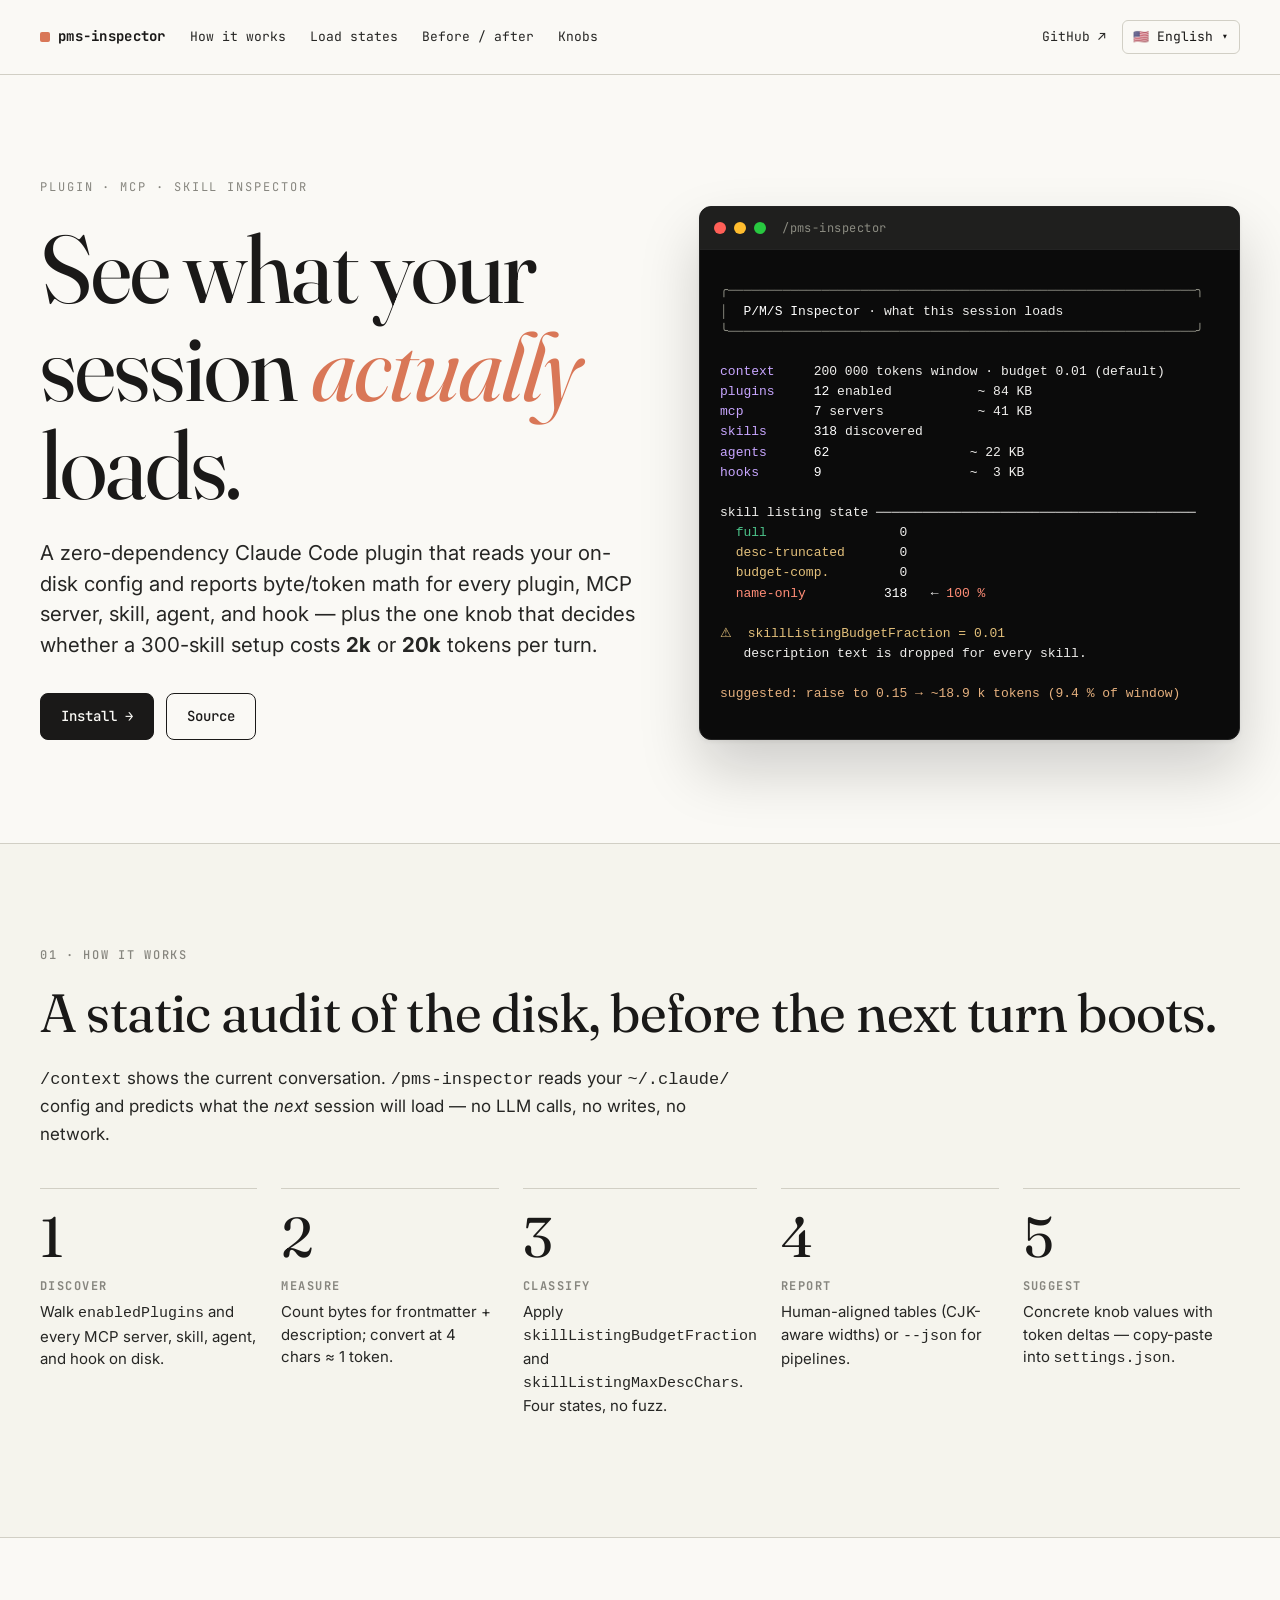
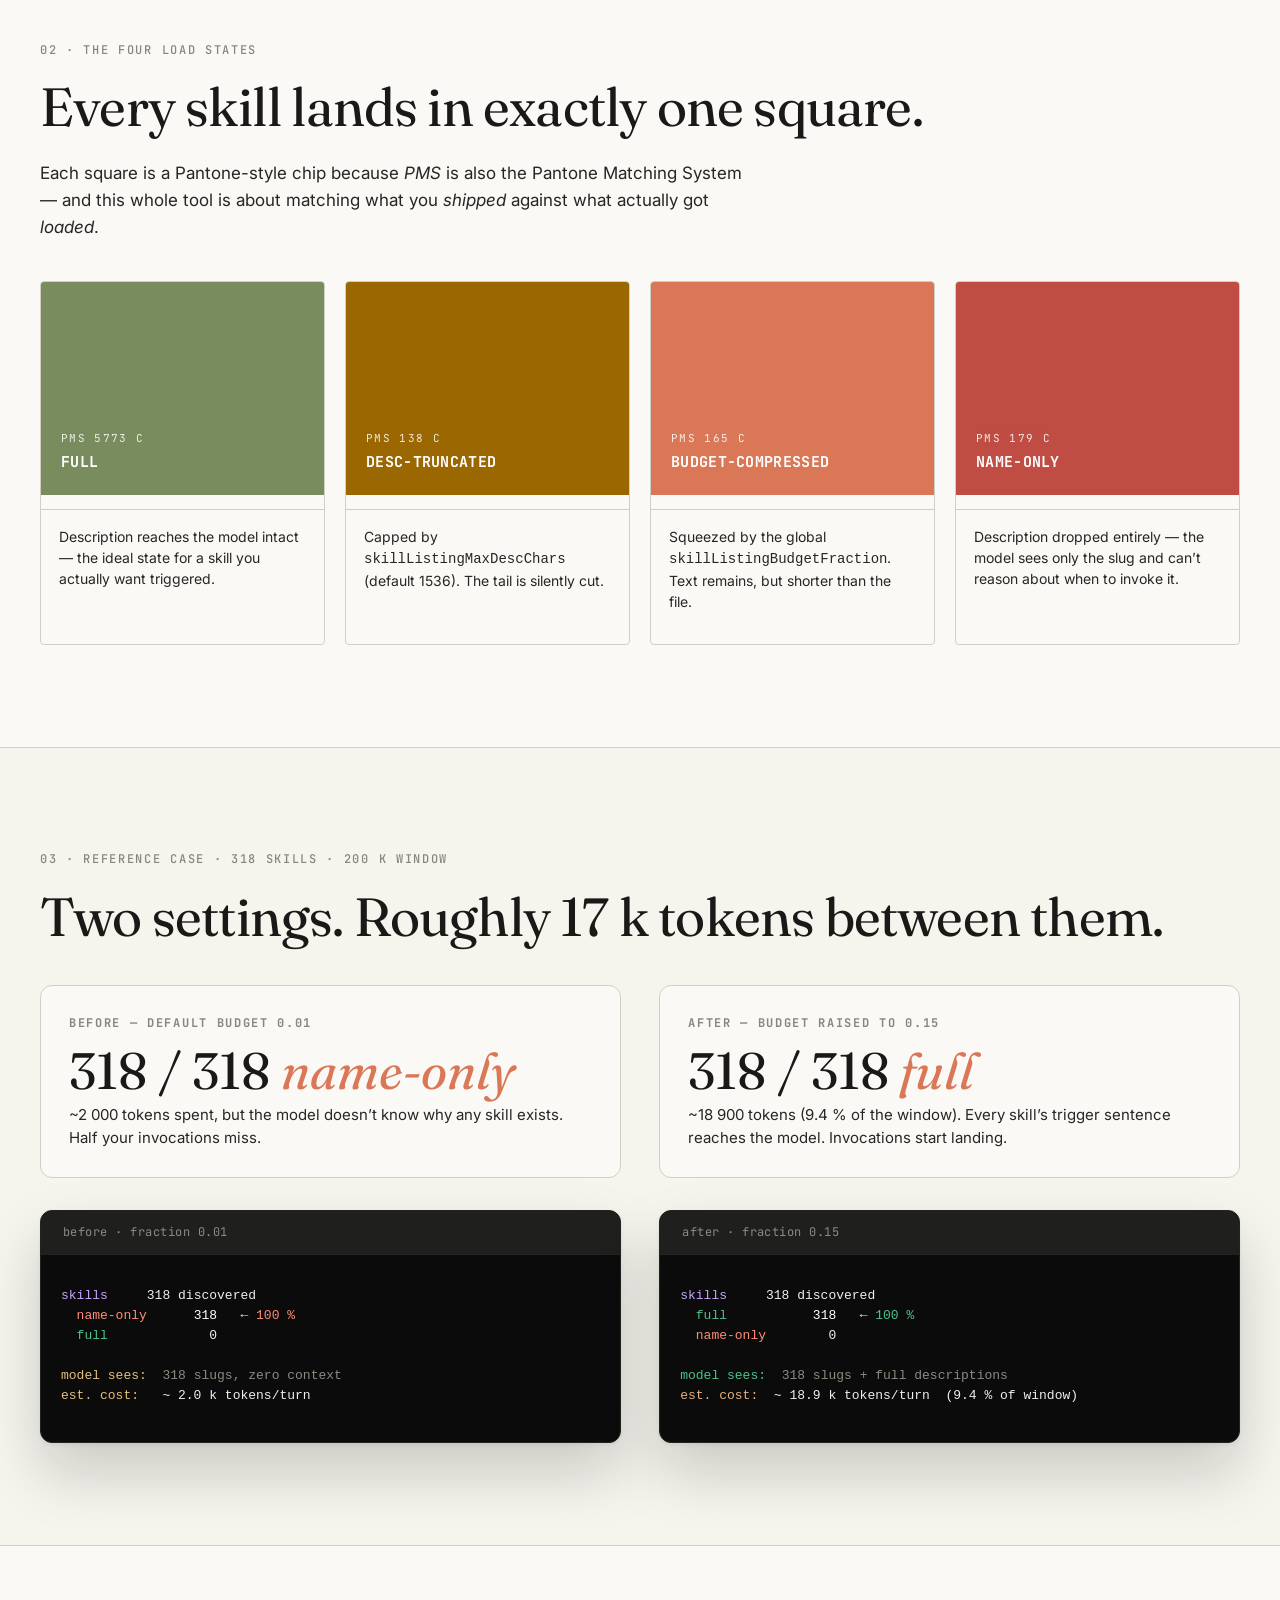
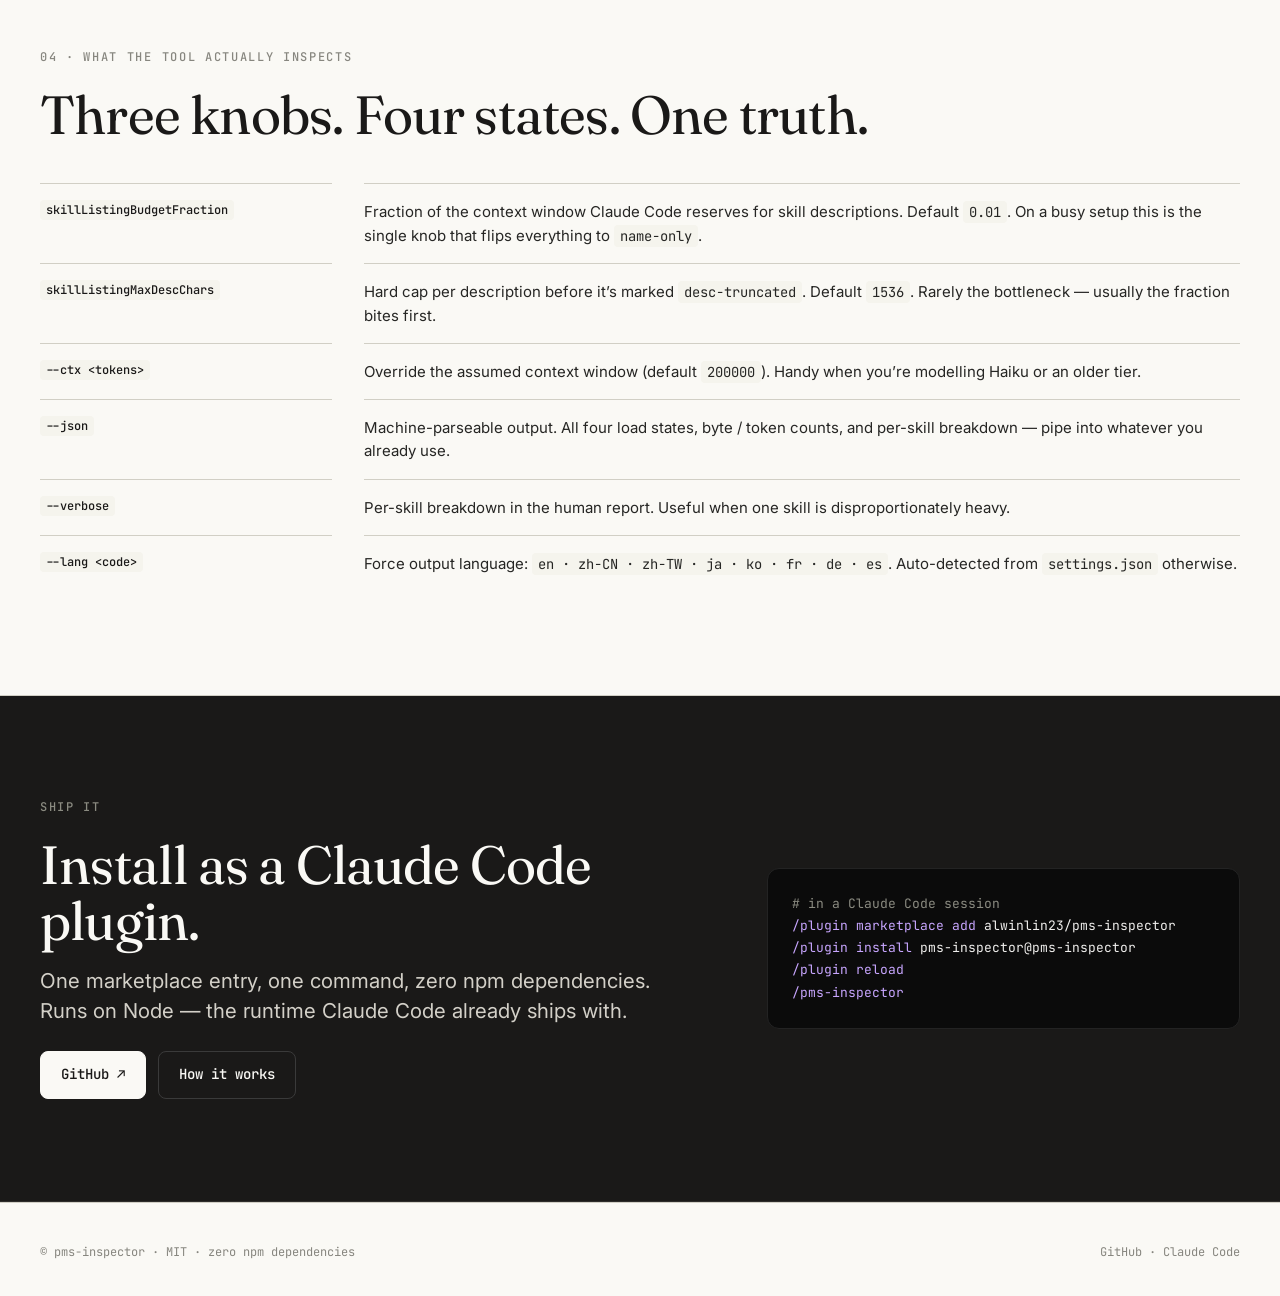
<file: docs/index.html>
<!DOCTYPE html>
<!--
  docs/_template.html — single HTML master for 8 localized pages.
  Rendered by docs/_build.mjs from docs/_i18n.json.
  DO NOT edit the generated docs/{index,zh-CN,zh-TW,ja,ko,fr,de,es}.html by hand;
  edit this template or _i18n.json and re-run `node docs/_build.mjs`.

  Placeholder syntax (double-braces, shown here with a zero-width space so the
  build renderer does not mistake this comment for a real placeholder):
    ​{​{key​}​}          → i18n[lang][key]   (raw HTML value; renderer does not escape)
    ​{​{a.b.c​}​}        → dot-path lookup
    ​{​{langDropdown​}​} → pre-rendered 8-item language menu (current language marked)
-->
<html lang="en">
<head>
<meta charset="UTF-8">
<meta name="viewport" content="width=device-width, initial-scale=1.0">
<title>pms-inspector — See what your Claude Code session actually loads</title>
<meta name="description" content="Zero-dependency Claude Code plugin that audits the system prompt: plugins, MCP servers, skills, agents, hooks — with byte/token math and one-click tuning.">
<meta property="og:title" content="pms-inspector — See what your Claude Code session actually loads">
<meta property="og:description" content="Zero-dependency Claude Code plugin that audits the system prompt with byte/token math and one-click tuning.">
<meta property="og:type" content="website">
<meta property="og:url" content="https://alwinlin23.github.io/pms-inspector/">
<link rel="canonical" href="https://alwinlin23.github.io/pms-inspector/">
<link rel="alternate" hreflang="en" href="https://alwinlin23.github.io/pms-inspector/">
<link rel="alternate" hreflang="zh-CN" href="https://alwinlin23.github.io/pms-inspector/zh-CN.html">
<link rel="alternate" hreflang="zh-TW" href="https://alwinlin23.github.io/pms-inspector/zh-TW.html">
<link rel="alternate" hreflang="ja" href="https://alwinlin23.github.io/pms-inspector/ja.html">
<link rel="alternate" hreflang="ko" href="https://alwinlin23.github.io/pms-inspector/ko.html">
<link rel="alternate" hreflang="fr" href="https://alwinlin23.github.io/pms-inspector/fr.html">
<link rel="alternate" hreflang="de" href="https://alwinlin23.github.io/pms-inspector/de.html">
<link rel="alternate" hreflang="es" href="https://alwinlin23.github.io/pms-inspector/es.html">
<link rel="alternate" hreflang="x-default" href="https://alwinlin23.github.io/pms-inspector/">
<link rel="icon" href="data:image/svg+xml,%3Csvg xmlns='http://www.w3.org/2000/svg' viewBox='0 0 64 64'%3E%3Ctext x='50%25' y='50%25' font-size='52' text-anchor='middle' dominant-baseline='central'%3E%F0%9F%94%8D%3C/text%3E%3C/svg%3E">
<link rel="stylesheet" href="./style.css">
</head>
<body>

<nav class="nav" aria-label="Primary">
  <div class="nav-inner">
    <a class="brand-mark" href="./">pms&#8209;inspector</a>
    <a class="nav-link" href="#how">How it works</a>
    <a class="nav-link" href="#signature">Load states</a>
    <a class="nav-link" href="#before-after">Before / after</a>
    <a class="nav-link" href="#tune">Knobs</a>
    <div class="nav-right">
      <a class="nav-link" href="https://github.com/alwinlin23/pms-inspector" target="_blank" rel="noopener">GitHub ↗</a>
      <div class="lang" id="lang">
        <button class="lang-btn" aria-haspopup="listbox" aria-expanded="false">
          <span aria-hidden="true">🇺🇸</span><span>English</span><span aria-hidden="true">▾</span>
        </button>
        <div class="lang-menu" role="listbox">
          <a class="current" href="./"><span aria-hidden="true">🇺🇸</span> English</a>
          <a href="./zh-CN.html" hreflang="zh-CN"><span aria-hidden="true">🇨🇳</span> 简体中文</a>
          <a href="./zh-TW.html" hreflang="zh-TW"><span aria-hidden="true">🇨🇳</span> 繁體中文</a>
          <a href="./ja.html" hreflang="ja"><span aria-hidden="true">🇯🇵</span> 日本語</a>
          <a href="./ko.html" hreflang="ko"><span aria-hidden="true">🇰🇷</span> 한국어</a>
          <a href="./fr.html" hreflang="fr"><span aria-hidden="true">🇫🇷</span> Français</a>
          <a href="./de.html" hreflang="de"><span aria-hidden="true">🇩🇪</span> Deutsch</a>
          <a href="./es.html" hreflang="es"><span aria-hidden="true">🇪🇸</span> Español</a>
        </div>
      </div>
    </div>
  </div>
</nav>

<section class="band">
  <div class="inner">
    <div class="hero">
      <div class="hero-copy">
        <p class="kicker">Plugin · MCP · Skill inspector</p>
        <h1 class="h-display">See what your session <em>actually</em> loads.</h1>
        <p class="lede">A zero-dependency Claude Code plugin that reads your on-disk config and reports byte/token math for every plugin, MCP server, skill, agent, and hook — plus the one knob that decides whether a 300-skill setup costs <strong>2k</strong> or <strong>20k</strong> tokens per turn.</p>
        <div class="hero-cta">
          <a class="btn" href="#install">Install →</a>
          <a class="btn btn--ghost" href="https://github.com/alwinlin23/pms-inspector" target="_blank" rel="noopener">Source</a>
        </div>
      </div>

      <div class="term" aria-label="pms-inspector sample output">
        <div class="term-chrome" aria-hidden="true">
          <span class="term-dot" style="background:#ff5f57"></span>
          <span class="term-dot" style="background:#febc2e"></span>
          <span class="term-dot" style="background:#28c840"></span>
          <span class="term-title">/pms-inspector</span>
        </div>
<pre class="term-body"><span class="comment">╭────────────────────────────────────────────────────────────╮</span>
<span class="comment">│</span>  <b>P/M/S Inspector</b> · what this session loads
<span class="comment">╰────────────────────────────────────────────────────────────╯</span>

<span class="prompt">context   </span>  200 000 tokens window · budget 0.01 (default)
<span class="prompt">plugins   </span>  <b>12</b> enabled           ~ 84 KB
<span class="prompt">mcp       </span>  <b>7</b> servers            ~ 41 KB
<span class="prompt">skills    </span>  <b>318</b> discovered
<span class="prompt">agents    </span>  <b>62</b>                  ~ 22 KB
<span class="prompt">hooks     </span>  <b>9</b>                   ~  3 KB

skill listing state ─────────────────────────────────────────
  <span class="ok">full           </span>      0
  <span class="warn">desc-truncated </span>      0
  <span class="warn">budget-comp.   </span>      0
  <span class="bad">name-only      </span>    <b>318</b>   ← <span class="bad">100 %</span>

<span class="warn">⚠  skillListingBudgetFraction = 0.01</span>
   description text is dropped for every skill.

<span class="accent">suggested: raise to 0.15 → ~18.9 k tokens (9.4 % of window)</span>
</pre>
      </div>
    </div>
  </div>
</section>

<section class="band band--tint" id="how">
  <div class="inner">
    <p class="eyebrow">01 · How it works</p>
    <h2 class="h-section">A static audit of the disk, before the next turn boots.</h2>
    <p class="body-p" style="max-width:720px"><code>/context</code> shows the current conversation. <code>/pms-inspector</code> reads your <code>~/.claude/</code> config and predicts what the <em>next</em> session will load — no LLM calls, no writes, no network.</p>

    <ol class="method" style="list-style:none;padding:0">
      <li class="method-step"><p class="n">1</p><h4>Discover</h4><p>Walk <code>enabledPlugins</code> and every MCP server, skill, agent, and hook on disk.</p></li>
      <li class="method-step"><p class="n">2</p><h4>Measure</h4><p>Count bytes for frontmatter + description; convert at 4 chars ≈ 1 token.</p></li>
      <li class="method-step"><p class="n">3</p><h4>Classify</h4><p>Apply <code>skillListingBudgetFraction</code> and <code>skillListingMaxDescChars</code>. Four states, no fuzz.</p></li>
      <li class="method-step"><p class="n">4</p><h4>Report</h4><p>Human-aligned tables (CJK-aware widths) or <code>--json</code> for pipelines.</p></li>
      <li class="method-step"><p class="n">5</p><h4>Suggest</h4><p>Concrete knob values with token deltas — copy-paste into <code>settings.json</code>.</p></li>
    </ol>
  </div>
</section>

<section class="band" id="signature">
  <div class="inner">
    <p class="eyebrow">02 · The four load states</p>
    <h2 class="h-section">Every skill lands in exactly one square.</h2>
    <p class="body-p" style="max-width:720px">Each square is a Pantone-style chip because <em>PMS</em> is also the Pantone Matching System — and this whole tool is about matching what you <em>shipped</em> against what actually got <em>loaded</em>.</p>

    <div class="swatches">
      <article class="pms-swatch pms-swatch--full">
        <div class="pms-chip"><span class="pms-code">PMS 5773 C</span><span class="pms-state">FULL</span></div>
        <p class="pms-desc">Description reaches the model intact — the ideal state for a skill you actually want triggered.</p>
      </article>
      <article class="pms-swatch pms-swatch--trunc">
        <div class="pms-chip"><span class="pms-code">PMS 138 C</span><span class="pms-state">DESC-TRUNCATED</span></div>
        <p class="pms-desc">Capped by <code>skillListingMaxDescChars</code> (default 1536). The tail is silently cut.</p>
      </article>
      <article class="pms-swatch pms-swatch--comp">
        <div class="pms-chip"><span class="pms-code">PMS 165 C</span><span class="pms-state">BUDGET-COMPRESSED</span></div>
        <p class="pms-desc">Squeezed by the global <code>skillListingBudgetFraction</code>. Text remains, but shorter than the file.</p>
      </article>
      <article class="pms-swatch pms-swatch--name">
        <div class="pms-chip"><span class="pms-code">PMS 179 C</span><span class="pms-state">NAME-ONLY</span></div>
        <p class="pms-desc">Description dropped entirely — the model sees only the slug and can’t reason about when to invoke it.</p>
      </article>
    </div>
  </div>
</section>

<section class="band band--tint" id="before-after">
  <div class="inner">
    <p class="eyebrow">03 · Reference case · 318 skills · 200 k window</p>
    <h2 class="h-section">Two settings. Roughly 17 k tokens between them.</h2>

    <div class="two-cost">
      <div class="cost">
        <h4>Before — default budget 0.01</h4>
        <p class="big">318&nbsp;/&nbsp;318 <em>name-only</em></p>
        <p>~2 000 tokens spent, but the model doesn’t know why any skill exists. Half your invocations miss.</p>
      </div>
      <div class="cost">
        <h4>After — budget raised to 0.15</h4>
        <p class="big">318&nbsp;/&nbsp;318 <em>full</em></p>
        <p>~18 900 tokens (9.4 % of the window). Every skill’s trigger sentence reaches the model. Invocations start landing.</p>
      </div>
    </div>

    <div class="two-cost" style="margin-top:32px">
      <div class="term" aria-label="Before — default budget 0.01">
        <div class="term-chrome"><span class="term-title">before · fraction 0.01</span></div>
<pre class="term-body"><span class="prompt">skills   </span>  318 discovered
  <span class="bad">name-only    </span>  <b>318</b>   ← <span class="bad">100 %</span>
  <span class="ok">full         </span>    0

<span class="warn">model sees:</span>  <span class="comment">318 slugs, zero context</span>
<span class="warn">est. cost:</span>   ~ 2.0 k tokens/turn
</pre>
      </div>
      <div class="term" aria-label="After — budget raised to 0.15">
        <div class="term-chrome"><span class="term-title">after · fraction 0.15</span></div>
<pre class="term-body"><span class="prompt">skills   </span>  318 discovered
  <span class="ok">full         </span>  <b>318</b>   ← <span class="ok">100 %</span>
  <span class="bad">name-only    </span>    0

<span class="ok">model sees:</span>  <span class="comment">318 slugs + full descriptions</span>
<span class="accent">est. cost:</span>  ~ 18.9 k tokens/turn  (9.4 % of window)
</pre>
      </div>
    </div>
  </div>
</section>

<section class="band" id="tune">
  <div class="inner">
    <p class="eyebrow">04 · What the tool actually inspects</p>
    <h2 class="h-section">Three knobs. Four states. One truth.</h2>

    <dl class="kv">
      <dt><code>skillListingBudgetFraction</code></dt>
      <dd>Fraction of the context window Claude Code reserves for skill descriptions. Default <code>0.01</code>. On a busy setup this is the single knob that flips everything to <code>name-only</code>.</dd>

      <dt><code>skillListingMaxDescChars</code></dt>
      <dd>Hard cap per description before it’s marked <code>desc-truncated</code>. Default <code>1536</code>. Rarely the bottleneck — usually the fraction bites first.</dd>

      <dt><code>--ctx &lt;tokens&gt;</code></dt>
      <dd>Override the assumed context window (default <code>200000</code>). Handy when you’re modelling Haiku or an older tier.</dd>

      <dt><code>--json</code></dt>
      <dd>Machine-parseable output. All four load states, byte / token counts, and per-skill breakdown — pipe into whatever you already use.</dd>

      <dt><code>--verbose</code></dt>
      <dd>Per-skill breakdown in the human report. Useful when one skill is disproportionately heavy.</dd>

      <dt><code>--lang &lt;code&gt;</code></dt>
      <dd>Force output language: <code>en · zh-CN · zh-TW · ja · ko · fr · de · es</code>. Auto-detected from <code>settings.json</code> otherwise.</dd>
    </dl>
  </div>
</section>

<section class="band band--dark" id="install">
  <div class="inner">
    <div class="cta-band">
      <div class="cta-copy">
        <p class="eyebrow">Ship it</p>
        <h2 class="h-section">Install as a Claude Code plugin.</h2>
        <p class="lede">One marketplace entry, one command, zero npm dependencies. Runs on Node — the runtime Claude Code already ships with.</p>
        <div class="hero-cta">
          <a class="btn" href="https://github.com/alwinlin23/pms-inspector" target="_blank" rel="noopener">GitHub ↗</a>
          <a class="btn btn--ghost" href="#how">How it works</a>
        </div>
      </div>
<pre class="cta-code"><span class="comment"># in a Claude Code session</span>
<span class="prompt">/plugin marketplace add</span> alwinlin23/pms-inspector
<span class="prompt">/plugin install</span> pms-inspector@pms-inspector
<span class="prompt">/plugin reload</span>
<span class="prompt">/pms-inspector</span>
</pre>
    </div>
  </div>
</section>

<footer class="foot">
  <div class="foot-inner">
    <span>© pms-inspector · MIT · zero npm dependencies</span>
    <span class="foot-right">
      <a href="https://github.com/alwinlin23/pms-inspector" target="_blank" rel="noopener">GitHub</a> ·
      <a href="https://claude.com/product/claude-code" target="_blank" rel="noopener">Claude Code</a>
    </span>
  </div>
</footer>

<script>
document.addEventListener('click', function (e) {
  document.querySelectorAll('.lang').forEach(function (el) {
    var inside = el.contains(e.target);
    var onBtn  = e.target.closest && e.target.closest('.lang-btn');
    if (inside && onBtn) { el.classList.toggle('open'); }
    else if (!inside)    { el.classList.remove('open'); }
  });
});
</script>

</body>
</html>
</file>
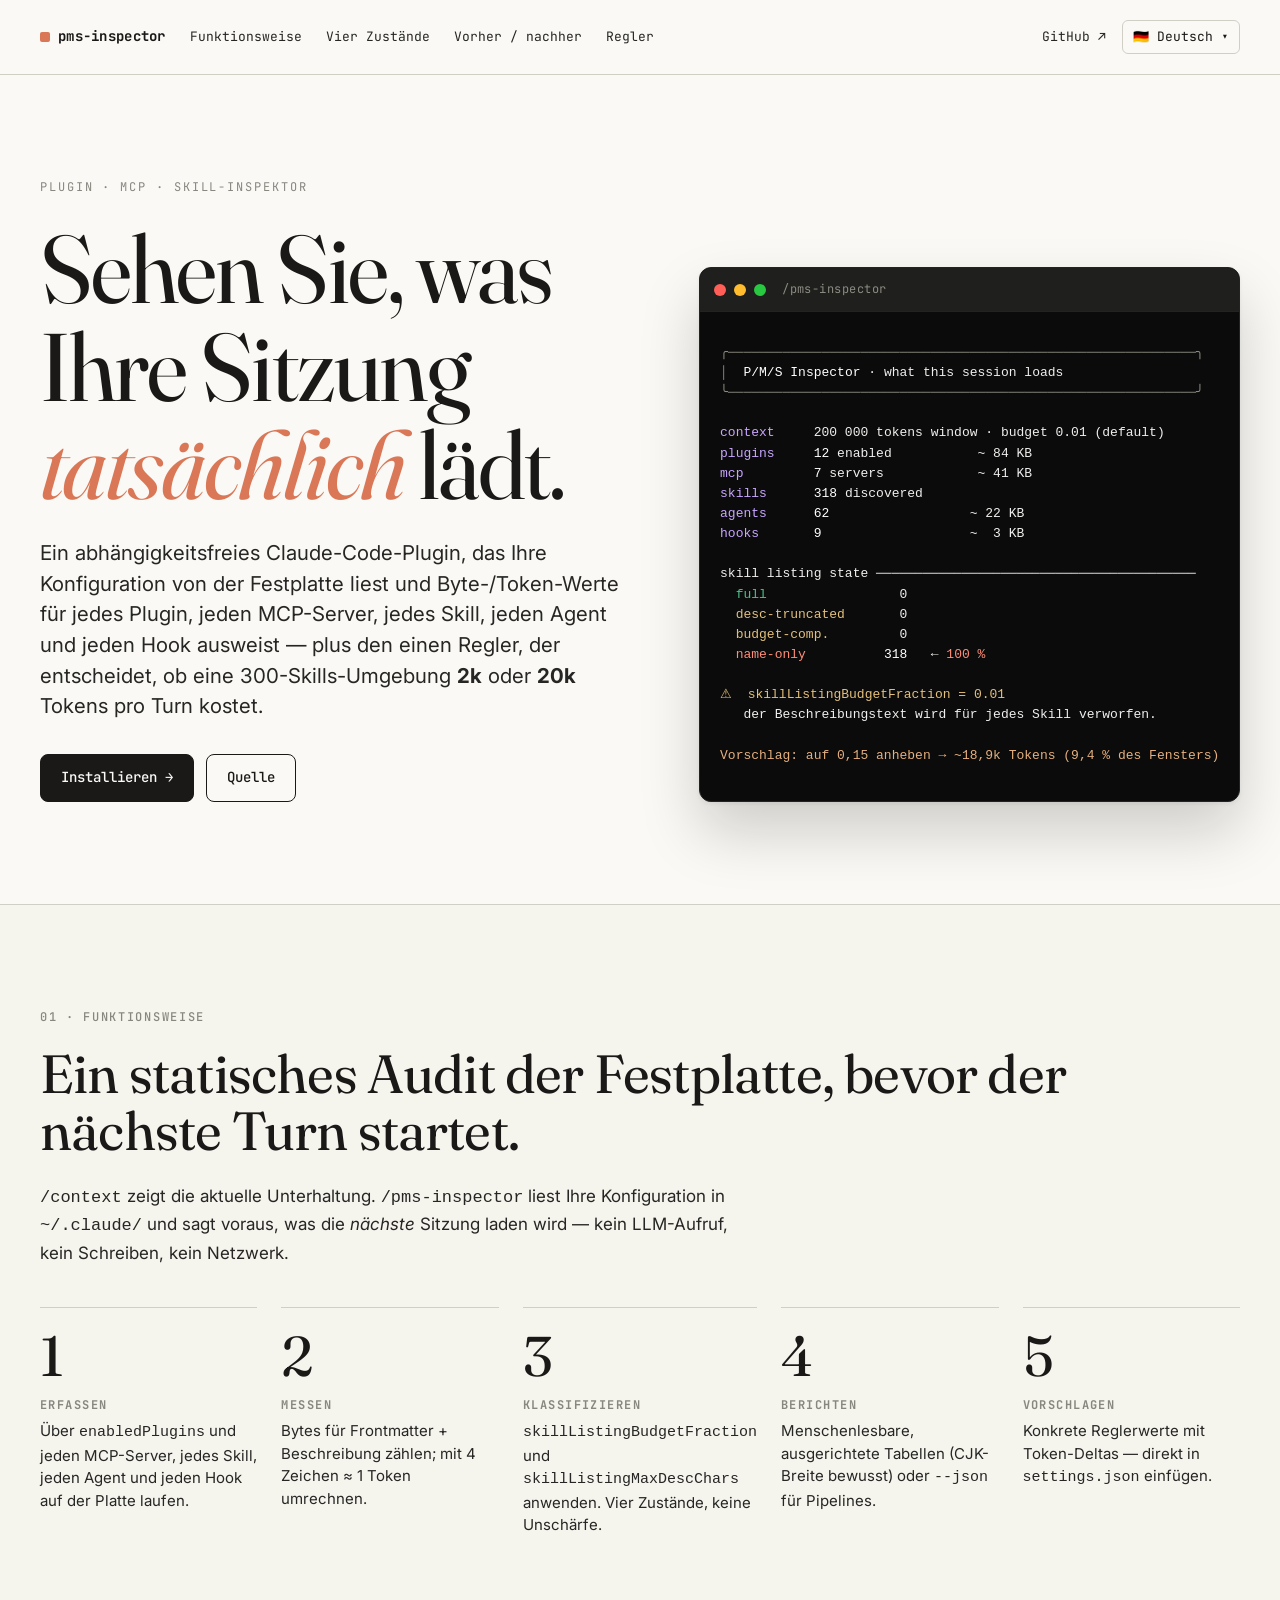
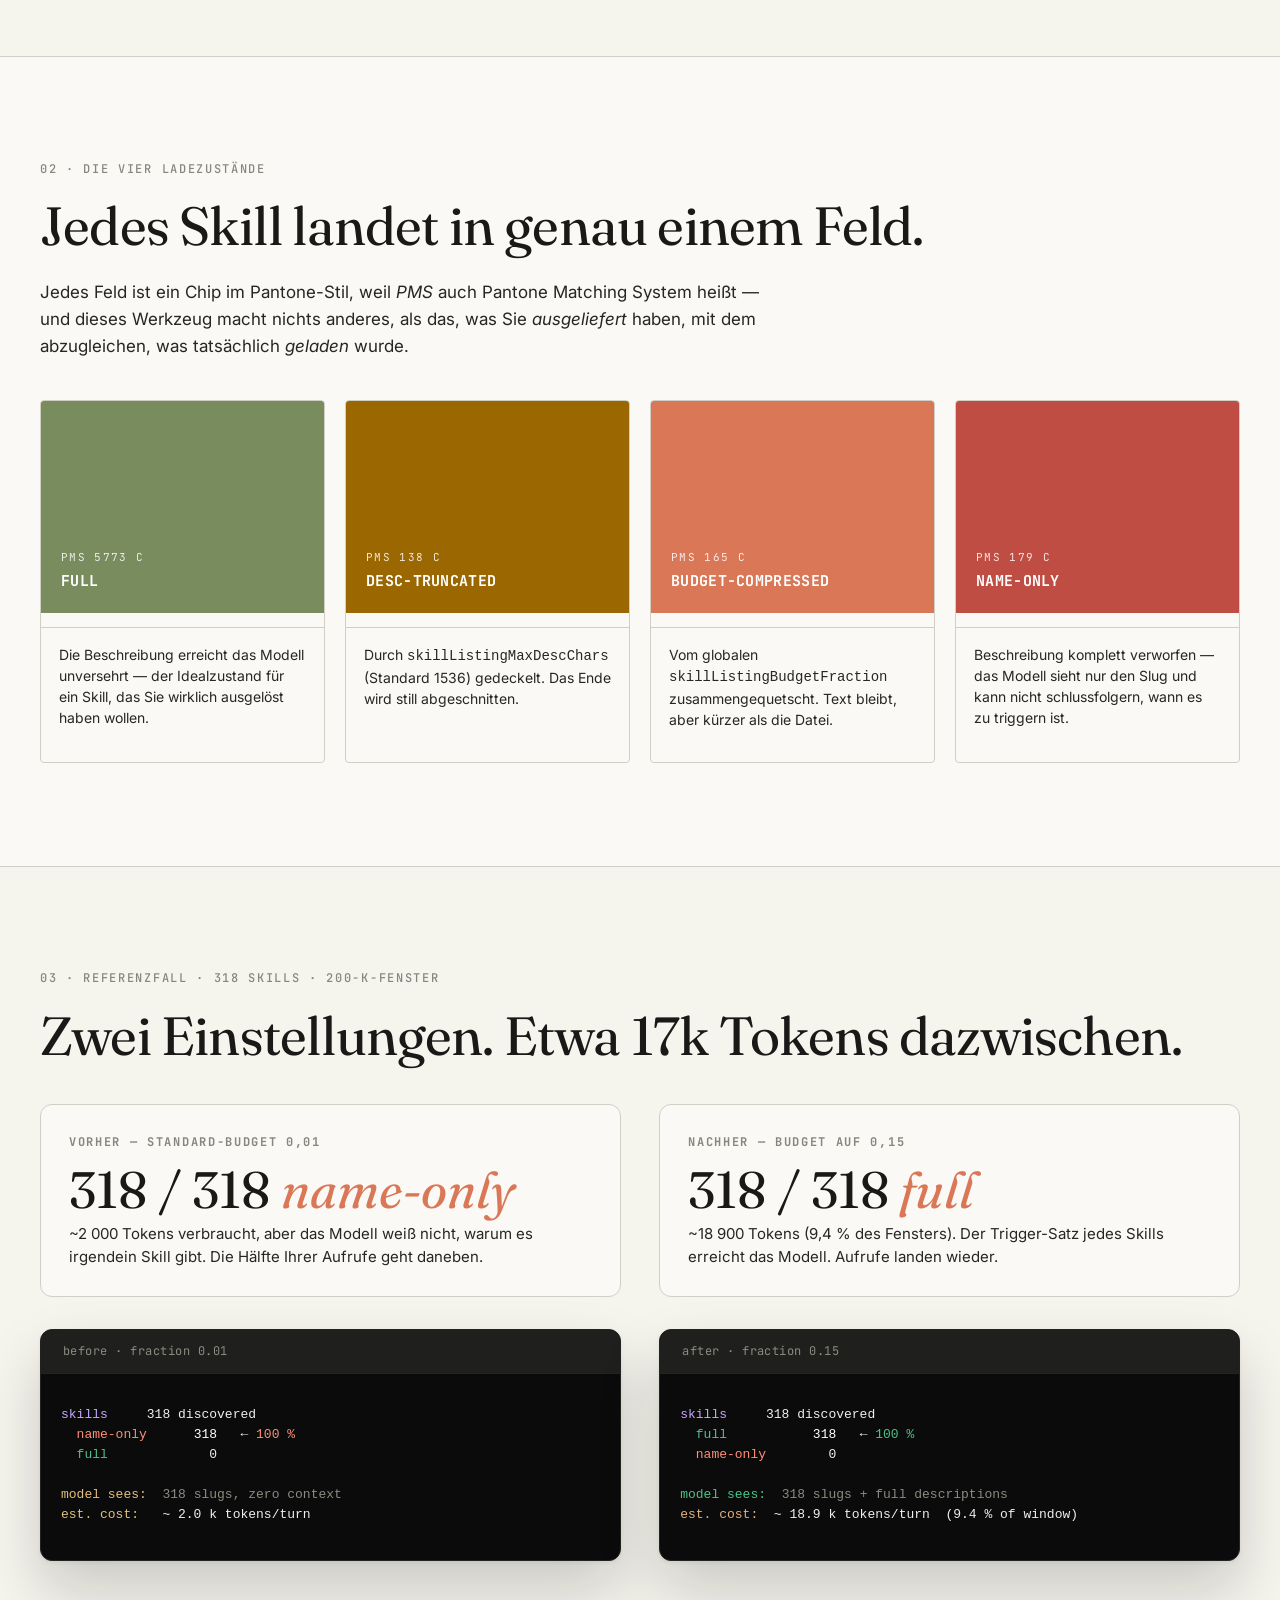
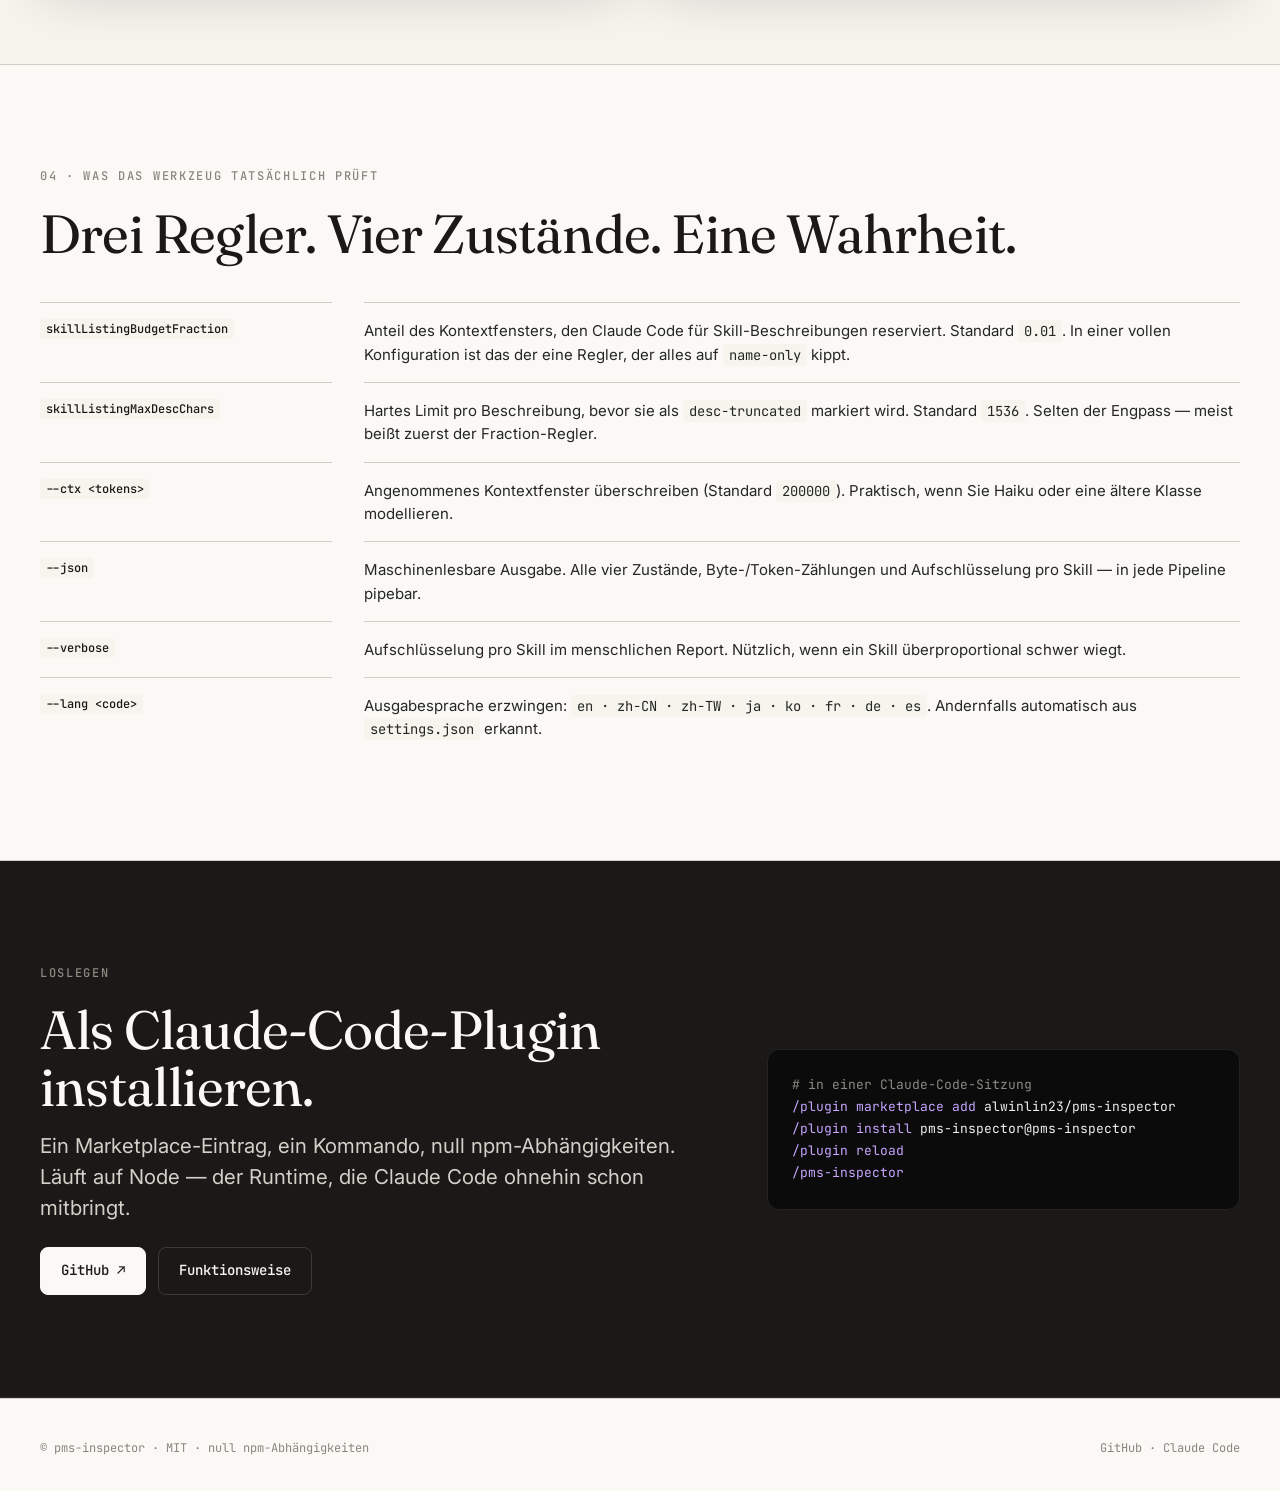
<file: docs/de.html>
<!DOCTYPE html>
<!--
  docs/_template.html — single HTML master for 8 localized pages.
  Rendered by docs/_build.mjs from docs/_i18n.json.
  DO NOT edit the generated docs/{index,zh-CN,zh-TW,ja,ko,fr,de,es}.html by hand;
  edit this template or _i18n.json and re-run `node docs/_build.mjs`.

  Placeholder syntax (double-braces, shown here with a zero-width space so the
  build renderer does not mistake this comment for a real placeholder):
    ​{​{key​}​}          → i18n[lang][key]   (raw HTML value; renderer does not escape)
    ​{​{a.b.c​}​}        → dot-path lookup
    ​{​{langDropdown​}​} → pre-rendered 8-item language menu (current language marked)
-->
<html lang="de">
<head>
<meta charset="UTF-8">
<meta name="viewport" content="width=device-width, initial-scale=1.0">
<title>pms-inspector — Sehen Sie, was Ihre Claude-Code-Sitzung tatsächlich lädt</title>
<meta name="description" content="Abhängigkeitsfreies Claude-Code-Plugin, das den System-Prompt prüft: Plugins, MCP-Server, Skills, Agents, Hooks — mit Byte-/Token-Rechnung und Ein-Klick-Feinabstimmung.">
<meta property="og:title" content="pms-inspector — Sehen Sie, was Ihre Claude-Code-Sitzung tatsächlich lädt">
<meta property="og:description" content="Abhängigkeitsfreies Claude-Code-Plugin, das den System-Prompt prüft, mit Byte-/Token-Rechnung und Ein-Klick-Feinabstimmung.">
<meta property="og:type" content="website">
<meta property="og:url" content="https://alwinlin23.github.io/pms-inspector/de.html">
<link rel="canonical" href="https://alwinlin23.github.io/pms-inspector/de.html">
<link rel="alternate" hreflang="en" href="https://alwinlin23.github.io/pms-inspector/">
<link rel="alternate" hreflang="zh-CN" href="https://alwinlin23.github.io/pms-inspector/zh-CN.html">
<link rel="alternate" hreflang="zh-TW" href="https://alwinlin23.github.io/pms-inspector/zh-TW.html">
<link rel="alternate" hreflang="ja" href="https://alwinlin23.github.io/pms-inspector/ja.html">
<link rel="alternate" hreflang="ko" href="https://alwinlin23.github.io/pms-inspector/ko.html">
<link rel="alternate" hreflang="fr" href="https://alwinlin23.github.io/pms-inspector/fr.html">
<link rel="alternate" hreflang="de" href="https://alwinlin23.github.io/pms-inspector/de.html">
<link rel="alternate" hreflang="es" href="https://alwinlin23.github.io/pms-inspector/es.html">
<link rel="alternate" hreflang="x-default" href="https://alwinlin23.github.io/pms-inspector/">
<link rel="icon" href="data:image/svg+xml,%3Csvg xmlns='http://www.w3.org/2000/svg' viewBox='0 0 64 64'%3E%3Ctext x='50%25' y='50%25' font-size='52' text-anchor='middle' dominant-baseline='central'%3E%F0%9F%94%8D%3C/text%3E%3C/svg%3E">
<link rel="stylesheet" href="./style.css">
</head>
<body>

<nav class="nav" aria-label="Primary">
  <div class="nav-inner">
    <a class="brand-mark" href="./">pms&#8209;inspector</a>
    <a class="nav-link" href="#how">Funktionsweise</a>
    <a class="nav-link" href="#signature">Vier Zustände</a>
    <a class="nav-link" href="#before-after">Vorher / nachher</a>
    <a class="nav-link" href="#tune">Regler</a>
    <div class="nav-right">
      <a class="nav-link" href="https://github.com/alwinlin23/pms-inspector" target="_blank" rel="noopener">GitHub ↗</a>
      <div class="lang" id="lang">
        <button class="lang-btn" aria-haspopup="listbox" aria-expanded="false">
          <span aria-hidden="true">🇩🇪</span><span>Deutsch</span><span aria-hidden="true">▾</span>
        </button>
        <div class="lang-menu" role="listbox">
          <a href="./" hreflang="en"><span aria-hidden="true">🇺🇸</span> English</a>
          <a href="./zh-CN.html" hreflang="zh-CN"><span aria-hidden="true">🇨🇳</span> 简体中文</a>
          <a href="./zh-TW.html" hreflang="zh-TW"><span aria-hidden="true">🇨🇳</span> 繁體中文</a>
          <a href="./ja.html" hreflang="ja"><span aria-hidden="true">🇯🇵</span> 日本語</a>
          <a href="./ko.html" hreflang="ko"><span aria-hidden="true">🇰🇷</span> 한국어</a>
          <a href="./fr.html" hreflang="fr"><span aria-hidden="true">🇫🇷</span> Français</a>
          <a class="current" href="./de.html"><span aria-hidden="true">🇩🇪</span> Deutsch</a>
          <a href="./es.html" hreflang="es"><span aria-hidden="true">🇪🇸</span> Español</a>
        </div>
      </div>
    </div>
  </div>
</nav>

<section class="band">
  <div class="inner">
    <div class="hero">
      <div class="hero-copy">
        <p class="kicker">Plugin · MCP · Skill-Inspektor</p>
        <h1 class="h-display">Sehen Sie, was Ihre Sitzung <em>tatsächlich</em> lädt.</h1>
        <p class="lede">Ein abhängigkeitsfreies Claude-Code-Plugin, das Ihre Konfiguration von der Festplatte liest und Byte-/Token-Werte für jedes Plugin, jeden MCP-Server, jedes Skill, jeden Agent und jeden Hook ausweist — plus den einen Regler, der entscheidet, ob eine 300-Skills-Umgebung <strong>2k</strong> oder <strong>20k</strong> Tokens pro Turn kostet.</p>
        <div class="hero-cta">
          <a class="btn" href="#install">Installieren →</a>
          <a class="btn btn--ghost" href="https://github.com/alwinlin23/pms-inspector" target="_blank" rel="noopener">Quelle</a>
        </div>
      </div>

      <div class="term" aria-label="pms-inspector sample output">
        <div class="term-chrome" aria-hidden="true">
          <span class="term-dot" style="background:#ff5f57"></span>
          <span class="term-dot" style="background:#febc2e"></span>
          <span class="term-dot" style="background:#28c840"></span>
          <span class="term-title">/pms-inspector</span>
        </div>
<pre class="term-body"><span class="comment">╭────────────────────────────────────────────────────────────╮</span>
<span class="comment">│</span>  <b>P/M/S Inspector</b> · what this session loads
<span class="comment">╰────────────────────────────────────────────────────────────╯</span>

<span class="prompt">context   </span>  200 000 tokens window · budget 0.01 (default)
<span class="prompt">plugins   </span>  <b>12</b> enabled           ~ 84 KB
<span class="prompt">mcp       </span>  <b>7</b> servers            ~ 41 KB
<span class="prompt">skills    </span>  <b>318</b> discovered
<span class="prompt">agents    </span>  <b>62</b>                  ~ 22 KB
<span class="prompt">hooks     </span>  <b>9</b>                   ~  3 KB

skill listing state ─────────────────────────────────────────
  <span class="ok">full           </span>      0
  <span class="warn">desc-truncated </span>      0
  <span class="warn">budget-comp.   </span>      0
  <span class="bad">name-only      </span>    <b>318</b>   ← <span class="bad">100 %</span>

<span class="warn">⚠  skillListingBudgetFraction = 0.01</span>
   der Beschreibungstext wird für jedes Skill verworfen.

<span class="accent">Vorschlag: auf 0,15 anheben → ~18,9k Tokens (9,4 % des Fensters)</span>
</pre>
      </div>
    </div>
  </div>
</section>

<section class="band band--tint" id="how">
  <div class="inner">
    <p class="eyebrow">01 · Funktionsweise</p>
    <h2 class="h-section">Ein statisches Audit der Festplatte, bevor der nächste Turn startet.</h2>
    <p class="body-p" style="max-width:720px"><code>/context</code> zeigt die aktuelle Unterhaltung. <code>/pms-inspector</code> liest Ihre Konfiguration in <code>~/.claude/</code> und sagt voraus, was die <em>nächste</em> Sitzung laden wird — kein LLM-Aufruf, kein Schreiben, kein Netzwerk.</p>

    <ol class="method" style="list-style:none;padding:0">
      <li class="method-step"><p class="n">1</p><h4>Erfassen</h4><p>Über <code>enabledPlugins</code> und jeden MCP-Server, jedes Skill, jeden Agent und jeden Hook auf der Platte laufen.</p></li>
      <li class="method-step"><p class="n">2</p><h4>Messen</h4><p>Bytes für Frontmatter + Beschreibung zählen; mit 4 Zeichen ≈ 1 Token umrechnen.</p></li>
      <li class="method-step"><p class="n">3</p><h4>Klassifizieren</h4><p><code>skillListingBudgetFraction</code> und <code>skillListingMaxDescChars</code> anwenden. Vier Zustände, keine Unschärfe.</p></li>
      <li class="method-step"><p class="n">4</p><h4>Berichten</h4><p>Menschenlesbare, ausgerichtete Tabellen (CJK-Breite bewusst) oder <code>--json</code> für Pipelines.</p></li>
      <li class="method-step"><p class="n">5</p><h4>Vorschlagen</h4><p>Konkrete Reglerwerte mit Token-Deltas — direkt in <code>settings.json</code> einfügen.</p></li>
    </ol>
  </div>
</section>

<section class="band" id="signature">
  <div class="inner">
    <p class="eyebrow">02 · Die vier Ladezustände</p>
    <h2 class="h-section">Jedes Skill landet in genau einem Feld.</h2>
    <p class="body-p" style="max-width:720px">Jedes Feld ist ein Chip im Pantone-Stil, weil <em>PMS</em> auch Pantone Matching System heißt — und dieses Werkzeug macht nichts anderes, als das, was Sie <em>ausgeliefert</em> haben, mit dem abzugleichen, was tatsächlich <em>geladen</em> wurde.</p>

    <div class="swatches">
      <article class="pms-swatch pms-swatch--full">
        <div class="pms-chip"><span class="pms-code">PMS 5773 C</span><span class="pms-state">FULL</span></div>
        <p class="pms-desc">Die Beschreibung erreicht das Modell unversehrt — der Idealzustand für ein Skill, das Sie wirklich ausgelöst haben wollen.</p>
      </article>
      <article class="pms-swatch pms-swatch--trunc">
        <div class="pms-chip"><span class="pms-code">PMS 138 C</span><span class="pms-state">DESC-TRUNCATED</span></div>
        <p class="pms-desc">Durch <code>skillListingMaxDescChars</code> (Standard 1536) gedeckelt. Das Ende wird still abgeschnitten.</p>
      </article>
      <article class="pms-swatch pms-swatch--comp">
        <div class="pms-chip"><span class="pms-code">PMS 165 C</span><span class="pms-state">BUDGET-COMPRESSED</span></div>
        <p class="pms-desc">Vom globalen <code>skillListingBudgetFraction</code> zusammengequetscht. Text bleibt, aber kürzer als die Datei.</p>
      </article>
      <article class="pms-swatch pms-swatch--name">
        <div class="pms-chip"><span class="pms-code">PMS 179 C</span><span class="pms-state">NAME-ONLY</span></div>
        <p class="pms-desc">Beschreibung komplett verworfen — das Modell sieht nur den Slug und kann nicht schlussfolgern, wann es zu triggern ist.</p>
      </article>
    </div>
  </div>
</section>

<section class="band band--tint" id="before-after">
  <div class="inner">
    <p class="eyebrow">03 · Referenzfall · 318 Skills · 200-k-Fenster</p>
    <h2 class="h-section">Zwei Einstellungen. Etwa 17k Tokens dazwischen.</h2>

    <div class="two-cost">
      <div class="cost">
        <h4>Vorher — Standard-Budget 0,01</h4>
        <p class="big">318&nbsp;/&nbsp;318 <em>name-only</em></p>
        <p>~2 000 Tokens verbraucht, aber das Modell weiß nicht, warum es irgendein Skill gibt. Die Hälfte Ihrer Aufrufe geht daneben.</p>
      </div>
      <div class="cost">
        <h4>Nachher — Budget auf 0,15</h4>
        <p class="big">318&nbsp;/&nbsp;318 <em>full</em></p>
        <p>~18 900 Tokens (9,4 % des Fensters). Der Trigger-Satz jedes Skills erreicht das Modell. Aufrufe landen wieder.</p>
      </div>
    </div>

    <div class="two-cost" style="margin-top:32px">
      <div class="term" aria-label="Vorher — Standard-Budget 0,01">
        <div class="term-chrome"><span class="term-title">before · fraction 0.01</span></div>
<pre class="term-body"><span class="prompt">skills   </span>  318 discovered
  <span class="bad">name-only    </span>  <b>318</b>   ← <span class="bad">100 %</span>
  <span class="ok">full         </span>    0

<span class="warn">model sees:</span>  <span class="comment">318 slugs, zero context</span>
<span class="warn">est. cost:</span>   ~ 2.0 k tokens/turn
</pre>
      </div>
      <div class="term" aria-label="Nachher — Budget auf 0,15">
        <div class="term-chrome"><span class="term-title">after · fraction 0.15</span></div>
<pre class="term-body"><span class="prompt">skills   </span>  318 discovered
  <span class="ok">full         </span>  <b>318</b>   ← <span class="ok">100 %</span>
  <span class="bad">name-only    </span>    0

<span class="ok">model sees:</span>  <span class="comment">318 slugs + full descriptions</span>
<span class="accent">est. cost:</span>  ~ 18.9 k tokens/turn  (9.4 % of window)
</pre>
      </div>
    </div>
  </div>
</section>

<section class="band" id="tune">
  <div class="inner">
    <p class="eyebrow">04 · Was das Werkzeug tatsächlich prüft</p>
    <h2 class="h-section">Drei Regler. Vier Zustände. Eine Wahrheit.</h2>

    <dl class="kv">
      <dt><code>skillListingBudgetFraction</code></dt>
      <dd>Anteil des Kontextfensters, den Claude Code für Skill-Beschreibungen reserviert. Standard <code>0.01</code>. In einer vollen Konfiguration ist das der eine Regler, der alles auf <code>name-only</code> kippt.</dd>

      <dt><code>skillListingMaxDescChars</code></dt>
      <dd>Hartes Limit pro Beschreibung, bevor sie als <code>desc-truncated</code> markiert wird. Standard <code>1536</code>. Selten der Engpass — meist beißt zuerst der Fraction-Regler.</dd>

      <dt><code>--ctx &lt;tokens&gt;</code></dt>
      <dd>Angenommenes Kontextfenster überschreiben (Standard <code>200000</code>). Praktisch, wenn Sie Haiku oder eine ältere Klasse modellieren.</dd>

      <dt><code>--json</code></dt>
      <dd>Maschinenlesbare Ausgabe. Alle vier Zustände, Byte-/Token-Zählungen und Aufschlüsselung pro Skill — in jede Pipeline pipebar.</dd>

      <dt><code>--verbose</code></dt>
      <dd>Aufschlüsselung pro Skill im menschlichen Report. Nützlich, wenn ein Skill überproportional schwer wiegt.</dd>

      <dt><code>--lang &lt;code&gt;</code></dt>
      <dd>Ausgabesprache erzwingen: <code>en · zh-CN · zh-TW · ja · ko · fr · de · es</code>. Andernfalls automatisch aus <code>settings.json</code> erkannt.</dd>
    </dl>
  </div>
</section>

<section class="band band--dark" id="install">
  <div class="inner">
    <div class="cta-band">
      <div class="cta-copy">
        <p class="eyebrow">Loslegen</p>
        <h2 class="h-section">Als Claude-Code-Plugin installieren.</h2>
        <p class="lede">Ein Marketplace-Eintrag, ein Kommando, null npm-Abhängigkeiten. Läuft auf Node — der Runtime, die Claude Code ohnehin schon mitbringt.</p>
        <div class="hero-cta">
          <a class="btn" href="https://github.com/alwinlin23/pms-inspector" target="_blank" rel="noopener">GitHub ↗</a>
          <a class="btn btn--ghost" href="#how">Funktionsweise</a>
        </div>
      </div>
<pre class="cta-code"><span class="comment"># in einer Claude-Code-Sitzung</span>
<span class="prompt">/plugin marketplace add</span> alwinlin23/pms-inspector
<span class="prompt">/plugin install</span> pms-inspector@pms-inspector
<span class="prompt">/plugin reload</span>
<span class="prompt">/pms-inspector</span>
</pre>
    </div>
  </div>
</section>

<footer class="foot">
  <div class="foot-inner">
    <span>© pms-inspector · MIT · null npm-Abhängigkeiten</span>
    <span class="foot-right">
      <a href="https://github.com/alwinlin23/pms-inspector" target="_blank" rel="noopener">GitHub</a> ·
      <a href="https://claude.com/product/claude-code" target="_blank" rel="noopener">Claude Code</a>
    </span>
  </div>
</footer>

<script>
document.addEventListener('click', function (e) {
  document.querySelectorAll('.lang').forEach(function (el) {
    var inside = el.contains(e.target);
    var onBtn  = e.target.closest && e.target.closest('.lang-btn');
    if (inside && onBtn) { el.classList.toggle('open'); }
    else if (!inside)    { el.classList.remove('open'); }
  });
});
</script>

</body>
</html>
</file>
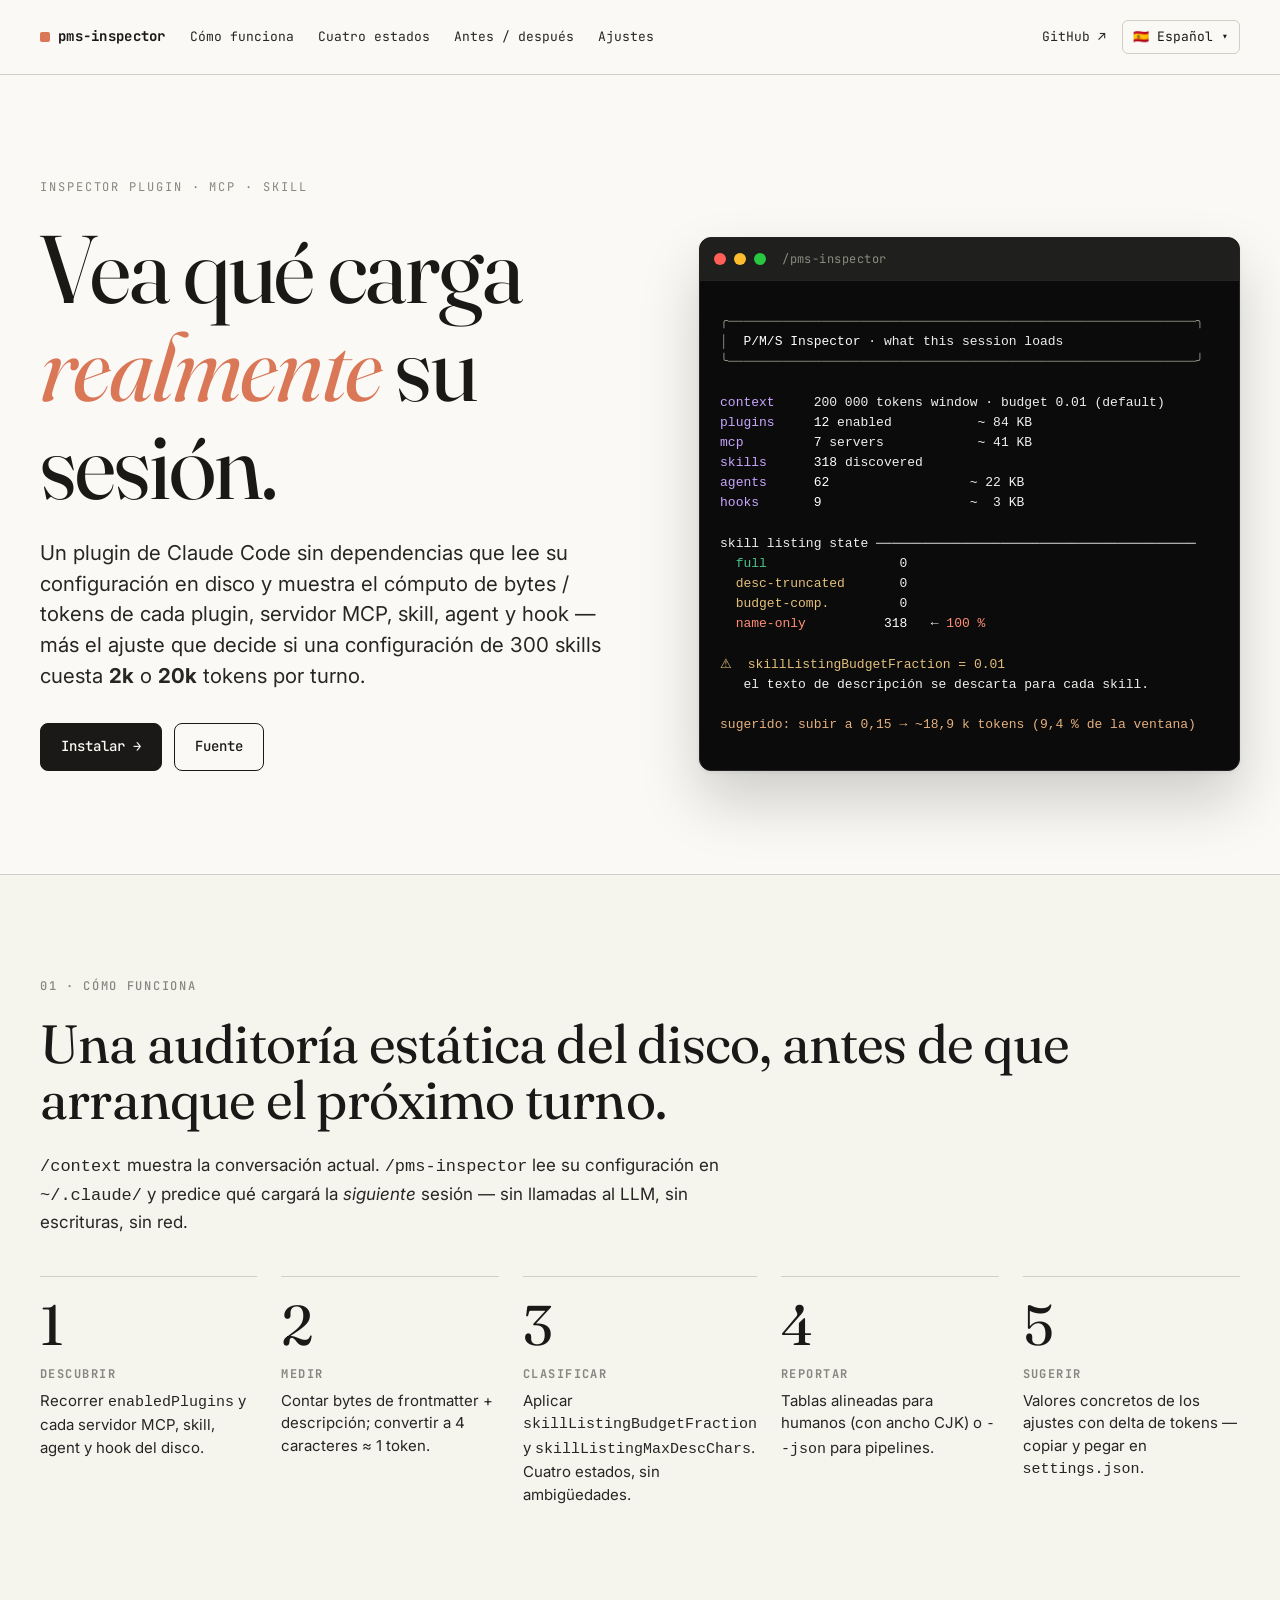
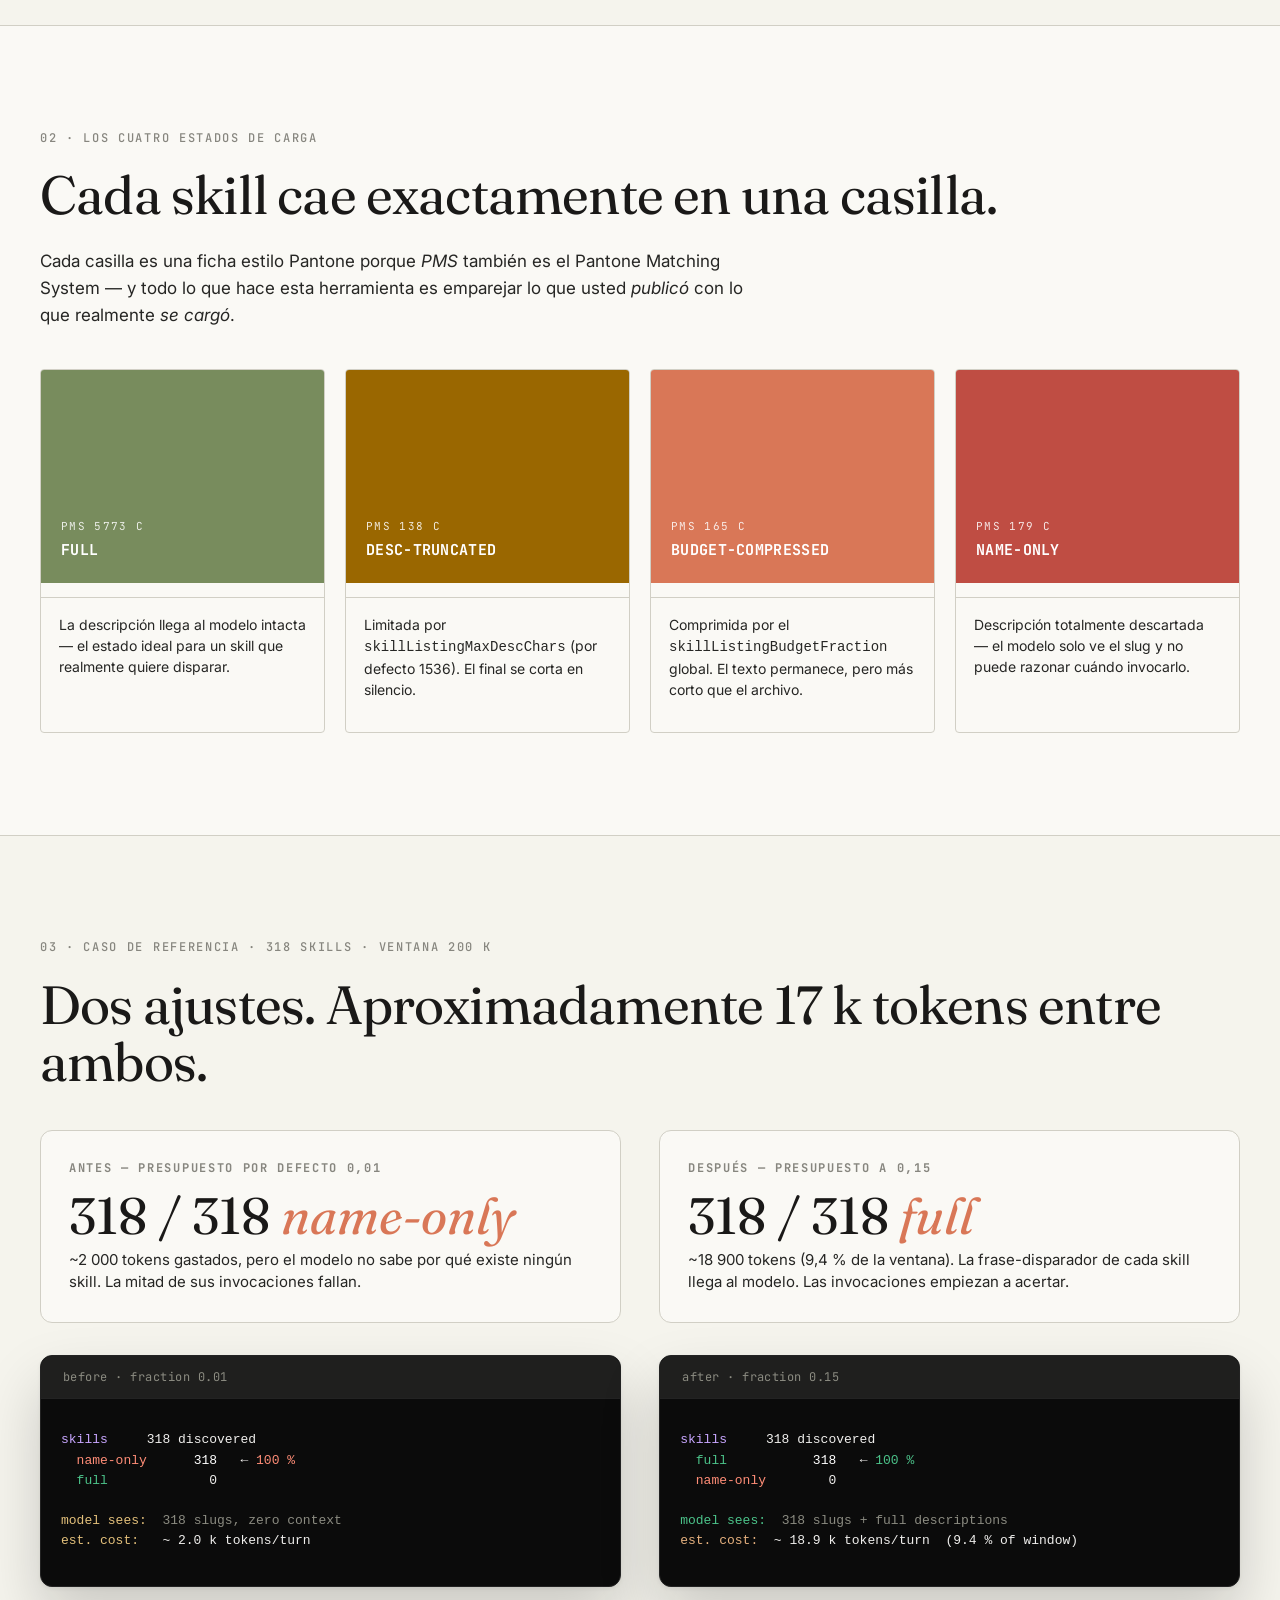
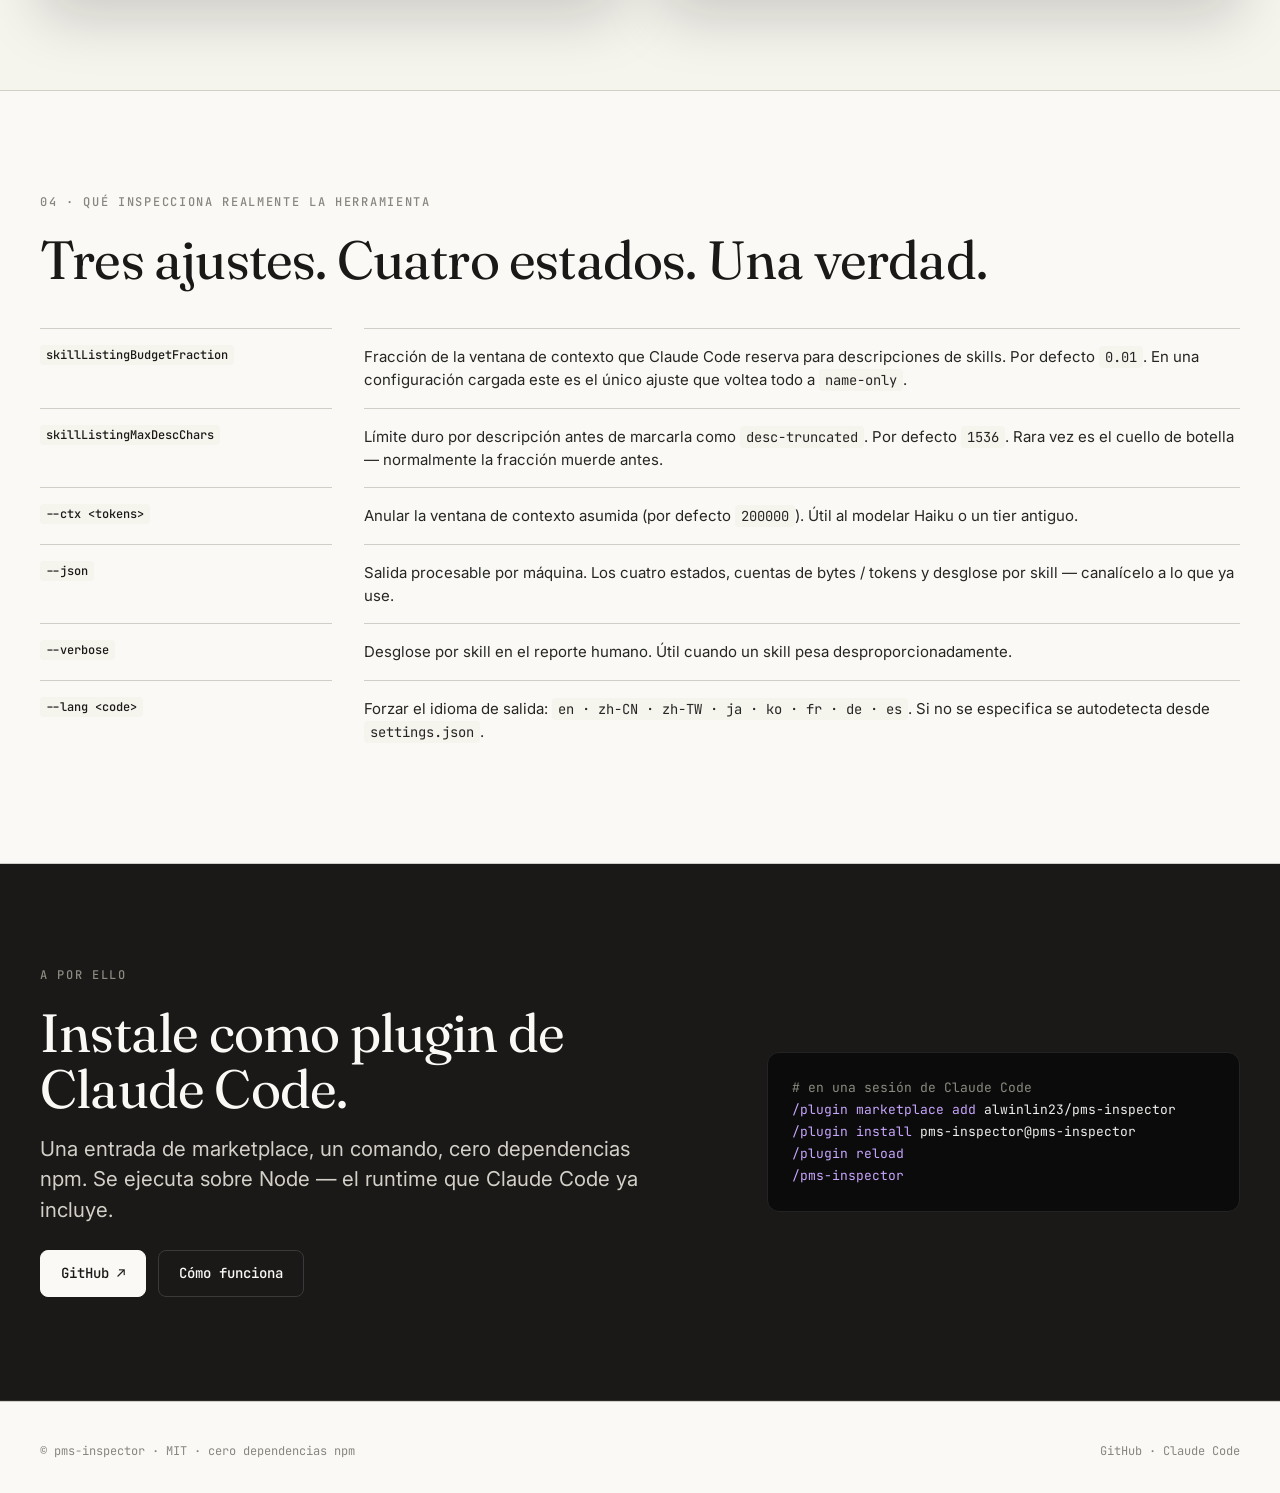
<file: docs/es.html>
<!DOCTYPE html>
<!--
  docs/_template.html — single HTML master for 8 localized pages.
  Rendered by docs/_build.mjs from docs/_i18n.json.
  DO NOT edit the generated docs/{index,zh-CN,zh-TW,ja,ko,fr,de,es}.html by hand;
  edit this template or _i18n.json and re-run `node docs/_build.mjs`.

  Placeholder syntax (double-braces, shown here with a zero-width space so the
  build renderer does not mistake this comment for a real placeholder):
    ​{​{key​}​}          → i18n[lang][key]   (raw HTML value; renderer does not escape)
    ​{​{a.b.c​}​}        → dot-path lookup
    ​{​{langDropdown​}​} → pre-rendered 8-item language menu (current language marked)
-->
<html lang="es">
<head>
<meta charset="UTF-8">
<meta name="viewport" content="width=device-width, initial-scale=1.0">
<title>pms-inspector — Vea qué carga realmente su sesión de Claude Code</title>
<meta name="description" content="Plugin de Claude Code sin dependencias que audita el system prompt: plugins, servidores MCP, skills, agents, hooks — con cálculo de bytes / tokens y ajuste en un clic.">
<meta property="og:title" content="pms-inspector — Vea qué carga realmente su sesión de Claude Code">
<meta property="og:description" content="Plugin de Claude Code sin dependencias que audita el system prompt, con cálculo de bytes / tokens y ajuste en un clic.">
<meta property="og:type" content="website">
<meta property="og:url" content="https://alwinlin23.github.io/pms-inspector/es.html">
<link rel="canonical" href="https://alwinlin23.github.io/pms-inspector/es.html">
<link rel="alternate" hreflang="en" href="https://alwinlin23.github.io/pms-inspector/">
<link rel="alternate" hreflang="zh-CN" href="https://alwinlin23.github.io/pms-inspector/zh-CN.html">
<link rel="alternate" hreflang="zh-TW" href="https://alwinlin23.github.io/pms-inspector/zh-TW.html">
<link rel="alternate" hreflang="ja" href="https://alwinlin23.github.io/pms-inspector/ja.html">
<link rel="alternate" hreflang="ko" href="https://alwinlin23.github.io/pms-inspector/ko.html">
<link rel="alternate" hreflang="fr" href="https://alwinlin23.github.io/pms-inspector/fr.html">
<link rel="alternate" hreflang="de" href="https://alwinlin23.github.io/pms-inspector/de.html">
<link rel="alternate" hreflang="es" href="https://alwinlin23.github.io/pms-inspector/es.html">
<link rel="alternate" hreflang="x-default" href="https://alwinlin23.github.io/pms-inspector/">
<link rel="icon" href="data:image/svg+xml,%3Csvg xmlns='http://www.w3.org/2000/svg' viewBox='0 0 64 64'%3E%3Ctext x='50%25' y='50%25' font-size='52' text-anchor='middle' dominant-baseline='central'%3E%F0%9F%94%8D%3C/text%3E%3C/svg%3E">
<link rel="stylesheet" href="./style.css">
</head>
<body>

<nav class="nav" aria-label="Primary">
  <div class="nav-inner">
    <a class="brand-mark" href="./">pms&#8209;inspector</a>
    <a class="nav-link" href="#how">Cómo funciona</a>
    <a class="nav-link" href="#signature">Cuatro estados</a>
    <a class="nav-link" href="#before-after">Antes / después</a>
    <a class="nav-link" href="#tune">Ajustes</a>
    <div class="nav-right">
      <a class="nav-link" href="https://github.com/alwinlin23/pms-inspector" target="_blank" rel="noopener">GitHub ↗</a>
      <div class="lang" id="lang">
        <button class="lang-btn" aria-haspopup="listbox" aria-expanded="false">
          <span aria-hidden="true">🇪🇸</span><span>Español</span><span aria-hidden="true">▾</span>
        </button>
        <div class="lang-menu" role="listbox">
          <a href="./" hreflang="en"><span aria-hidden="true">🇺🇸</span> English</a>
          <a href="./zh-CN.html" hreflang="zh-CN"><span aria-hidden="true">🇨🇳</span> 简体中文</a>
          <a href="./zh-TW.html" hreflang="zh-TW"><span aria-hidden="true">🇨🇳</span> 繁體中文</a>
          <a href="./ja.html" hreflang="ja"><span aria-hidden="true">🇯🇵</span> 日本語</a>
          <a href="./ko.html" hreflang="ko"><span aria-hidden="true">🇰🇷</span> 한국어</a>
          <a href="./fr.html" hreflang="fr"><span aria-hidden="true">🇫🇷</span> Français</a>
          <a href="./de.html" hreflang="de"><span aria-hidden="true">🇩🇪</span> Deutsch</a>
          <a class="current" href="./es.html"><span aria-hidden="true">🇪🇸</span> Español</a>
        </div>
      </div>
    </div>
  </div>
</nav>

<section class="band">
  <div class="inner">
    <div class="hero">
      <div class="hero-copy">
        <p class="kicker">Inspector Plugin · MCP · Skill</p>
        <h1 class="h-display">Vea qué carga <em>realmente</em> su sesión.</h1>
        <p class="lede">Un plugin de Claude Code sin dependencias que lee su configuración en disco y muestra el cómputo de bytes / tokens de cada plugin, servidor MCP, skill, agent y hook — más el ajuste que decide si una configuración de 300 skills cuesta <strong>2k</strong> o <strong>20k</strong> tokens por turno.</p>
        <div class="hero-cta">
          <a class="btn" href="#install">Instalar →</a>
          <a class="btn btn--ghost" href="https://github.com/alwinlin23/pms-inspector" target="_blank" rel="noopener">Fuente</a>
        </div>
      </div>

      <div class="term" aria-label="pms-inspector sample output">
        <div class="term-chrome" aria-hidden="true">
          <span class="term-dot" style="background:#ff5f57"></span>
          <span class="term-dot" style="background:#febc2e"></span>
          <span class="term-dot" style="background:#28c840"></span>
          <span class="term-title">/pms-inspector</span>
        </div>
<pre class="term-body"><span class="comment">╭────────────────────────────────────────────────────────────╮</span>
<span class="comment">│</span>  <b>P/M/S Inspector</b> · what this session loads
<span class="comment">╰────────────────────────────────────────────────────────────╯</span>

<span class="prompt">context   </span>  200 000 tokens window · budget 0.01 (default)
<span class="prompt">plugins   </span>  <b>12</b> enabled           ~ 84 KB
<span class="prompt">mcp       </span>  <b>7</b> servers            ~ 41 KB
<span class="prompt">skills    </span>  <b>318</b> discovered
<span class="prompt">agents    </span>  <b>62</b>                  ~ 22 KB
<span class="prompt">hooks     </span>  <b>9</b>                   ~  3 KB

skill listing state ─────────────────────────────────────────
  <span class="ok">full           </span>      0
  <span class="warn">desc-truncated </span>      0
  <span class="warn">budget-comp.   </span>      0
  <span class="bad">name-only      </span>    <b>318</b>   ← <span class="bad">100 %</span>

<span class="warn">⚠  skillListingBudgetFraction = 0.01</span>
   el texto de descripción se descarta para cada skill.

<span class="accent">sugerido: subir a 0,15 → ~18,9 k tokens (9,4 % de la ventana)</span>
</pre>
      </div>
    </div>
  </div>
</section>

<section class="band band--tint" id="how">
  <div class="inner">
    <p class="eyebrow">01 · Cómo funciona</p>
    <h2 class="h-section">Una auditoría estática del disco, antes de que arranque el próximo turno.</h2>
    <p class="body-p" style="max-width:720px"><code>/context</code> muestra la conversación actual. <code>/pms-inspector</code> lee su configuración en <code>~/.claude/</code> y predice qué cargará la <em>siguiente</em> sesión — sin llamadas al LLM, sin escrituras, sin red.</p>

    <ol class="method" style="list-style:none;padding:0">
      <li class="method-step"><p class="n">1</p><h4>Descubrir</h4><p>Recorrer <code>enabledPlugins</code> y cada servidor MCP, skill, agent y hook del disco.</p></li>
      <li class="method-step"><p class="n">2</p><h4>Medir</h4><p>Contar bytes de frontmatter + descripción; convertir a 4 caracteres ≈ 1 token.</p></li>
      <li class="method-step"><p class="n">3</p><h4>Clasificar</h4><p>Aplicar <code>skillListingBudgetFraction</code> y <code>skillListingMaxDescChars</code>. Cuatro estados, sin ambigüedades.</p></li>
      <li class="method-step"><p class="n">4</p><h4>Reportar</h4><p>Tablas alineadas para humanos (con ancho CJK) o <code>--json</code> para pipelines.</p></li>
      <li class="method-step"><p class="n">5</p><h4>Sugerir</h4><p>Valores concretos de los ajustes con delta de tokens — copiar y pegar en <code>settings.json</code>.</p></li>
    </ol>
  </div>
</section>

<section class="band" id="signature">
  <div class="inner">
    <p class="eyebrow">02 · Los cuatro estados de carga</p>
    <h2 class="h-section">Cada skill cae exactamente en una casilla.</h2>
    <p class="body-p" style="max-width:720px">Cada casilla es una ficha estilo Pantone porque <em>PMS</em> también es el Pantone Matching System — y todo lo que hace esta herramienta es emparejar lo que usted <em>publicó</em> con lo que realmente <em>se cargó</em>.</p>

    <div class="swatches">
      <article class="pms-swatch pms-swatch--full">
        <div class="pms-chip"><span class="pms-code">PMS 5773 C</span><span class="pms-state">FULL</span></div>
        <p class="pms-desc">La descripción llega al modelo intacta — el estado ideal para un skill que realmente quiere disparar.</p>
      </article>
      <article class="pms-swatch pms-swatch--trunc">
        <div class="pms-chip"><span class="pms-code">PMS 138 C</span><span class="pms-state">DESC-TRUNCATED</span></div>
        <p class="pms-desc">Limitada por <code>skillListingMaxDescChars</code> (por defecto 1536). El final se corta en silencio.</p>
      </article>
      <article class="pms-swatch pms-swatch--comp">
        <div class="pms-chip"><span class="pms-code">PMS 165 C</span><span class="pms-state">BUDGET-COMPRESSED</span></div>
        <p class="pms-desc">Comprimida por el <code>skillListingBudgetFraction</code> global. El texto permanece, pero más corto que el archivo.</p>
      </article>
      <article class="pms-swatch pms-swatch--name">
        <div class="pms-chip"><span class="pms-code">PMS 179 C</span><span class="pms-state">NAME-ONLY</span></div>
        <p class="pms-desc">Descripción totalmente descartada — el modelo solo ve el slug y no puede razonar cuándo invocarlo.</p>
      </article>
    </div>
  </div>
</section>

<section class="band band--tint" id="before-after">
  <div class="inner">
    <p class="eyebrow">03 · Caso de referencia · 318 skills · ventana 200 k</p>
    <h2 class="h-section">Dos ajustes. Aproximadamente 17 k tokens entre ambos.</h2>

    <div class="two-cost">
      <div class="cost">
        <h4>Antes — presupuesto por defecto 0,01</h4>
        <p class="big">318&nbsp;/&nbsp;318 <em>name-only</em></p>
        <p>~2 000 tokens gastados, pero el modelo no sabe por qué existe ningún skill. La mitad de sus invocaciones fallan.</p>
      </div>
      <div class="cost">
        <h4>Después — presupuesto a 0,15</h4>
        <p class="big">318&nbsp;/&nbsp;318 <em>full</em></p>
        <p>~18 900 tokens (9,4 % de la ventana). La frase-disparador de cada skill llega al modelo. Las invocaciones empiezan a acertar.</p>
      </div>
    </div>

    <div class="two-cost" style="margin-top:32px">
      <div class="term" aria-label="Antes — presupuesto por defecto 0,01">
        <div class="term-chrome"><span class="term-title">before · fraction 0.01</span></div>
<pre class="term-body"><span class="prompt">skills   </span>  318 discovered
  <span class="bad">name-only    </span>  <b>318</b>   ← <span class="bad">100 %</span>
  <span class="ok">full         </span>    0

<span class="warn">model sees:</span>  <span class="comment">318 slugs, zero context</span>
<span class="warn">est. cost:</span>   ~ 2.0 k tokens/turn
</pre>
      </div>
      <div class="term" aria-label="Después — presupuesto a 0,15">
        <div class="term-chrome"><span class="term-title">after · fraction 0.15</span></div>
<pre class="term-body"><span class="prompt">skills   </span>  318 discovered
  <span class="ok">full         </span>  <b>318</b>   ← <span class="ok">100 %</span>
  <span class="bad">name-only    </span>    0

<span class="ok">model sees:</span>  <span class="comment">318 slugs + full descriptions</span>
<span class="accent">est. cost:</span>  ~ 18.9 k tokens/turn  (9.4 % of window)
</pre>
      </div>
    </div>
  </div>
</section>

<section class="band" id="tune">
  <div class="inner">
    <p class="eyebrow">04 · Qué inspecciona realmente la herramienta</p>
    <h2 class="h-section">Tres ajustes. Cuatro estados. Una verdad.</h2>

    <dl class="kv">
      <dt><code>skillListingBudgetFraction</code></dt>
      <dd>Fracción de la ventana de contexto que Claude Code reserva para descripciones de skills. Por defecto <code>0.01</code>. En una configuración cargada este es el único ajuste que voltea todo a <code>name-only</code>.</dd>

      <dt><code>skillListingMaxDescChars</code></dt>
      <dd>Límite duro por descripción antes de marcarla como <code>desc-truncated</code>. Por defecto <code>1536</code>. Rara vez es el cuello de botella — normalmente la fracción muerde antes.</dd>

      <dt><code>--ctx &lt;tokens&gt;</code></dt>
      <dd>Anular la ventana de contexto asumida (por defecto <code>200000</code>). Útil al modelar Haiku o un tier antiguo.</dd>

      <dt><code>--json</code></dt>
      <dd>Salida procesable por máquina. Los cuatro estados, cuentas de bytes / tokens y desglose por skill — canalícelo a lo que ya use.</dd>

      <dt><code>--verbose</code></dt>
      <dd>Desglose por skill en el reporte humano. Útil cuando un skill pesa desproporcionadamente.</dd>

      <dt><code>--lang &lt;code&gt;</code></dt>
      <dd>Forzar el idioma de salida: <code>en · zh-CN · zh-TW · ja · ko · fr · de · es</code>. Si no se especifica se autodetecta desde <code>settings.json</code>.</dd>
    </dl>
  </div>
</section>

<section class="band band--dark" id="install">
  <div class="inner">
    <div class="cta-band">
      <div class="cta-copy">
        <p class="eyebrow">A por ello</p>
        <h2 class="h-section">Instale como plugin de Claude Code.</h2>
        <p class="lede">Una entrada de marketplace, un comando, cero dependencias npm. Se ejecuta sobre Node — el runtime que Claude Code ya incluye.</p>
        <div class="hero-cta">
          <a class="btn" href="https://github.com/alwinlin23/pms-inspector" target="_blank" rel="noopener">GitHub ↗</a>
          <a class="btn btn--ghost" href="#how">Cómo funciona</a>
        </div>
      </div>
<pre class="cta-code"><span class="comment"># en una sesión de Claude Code</span>
<span class="prompt">/plugin marketplace add</span> alwinlin23/pms-inspector
<span class="prompt">/plugin install</span> pms-inspector@pms-inspector
<span class="prompt">/plugin reload</span>
<span class="prompt">/pms-inspector</span>
</pre>
    </div>
  </div>
</section>

<footer class="foot">
  <div class="foot-inner">
    <span>© pms-inspector · MIT · cero dependencias npm</span>
    <span class="foot-right">
      <a href="https://github.com/alwinlin23/pms-inspector" target="_blank" rel="noopener">GitHub</a> ·
      <a href="https://claude.com/product/claude-code" target="_blank" rel="noopener">Claude Code</a>
    </span>
  </div>
</footer>

<script>
document.addEventListener('click', function (e) {
  document.querySelectorAll('.lang').forEach(function (el) {
    var inside = el.contains(e.target);
    var onBtn  = e.target.closest && e.target.closest('.lang-btn');
    if (inside && onBtn) { el.classList.toggle('open'); }
    else if (!inside)    { el.classList.remove('open'); }
  });
});
</script>

</body>
</html>
</file>
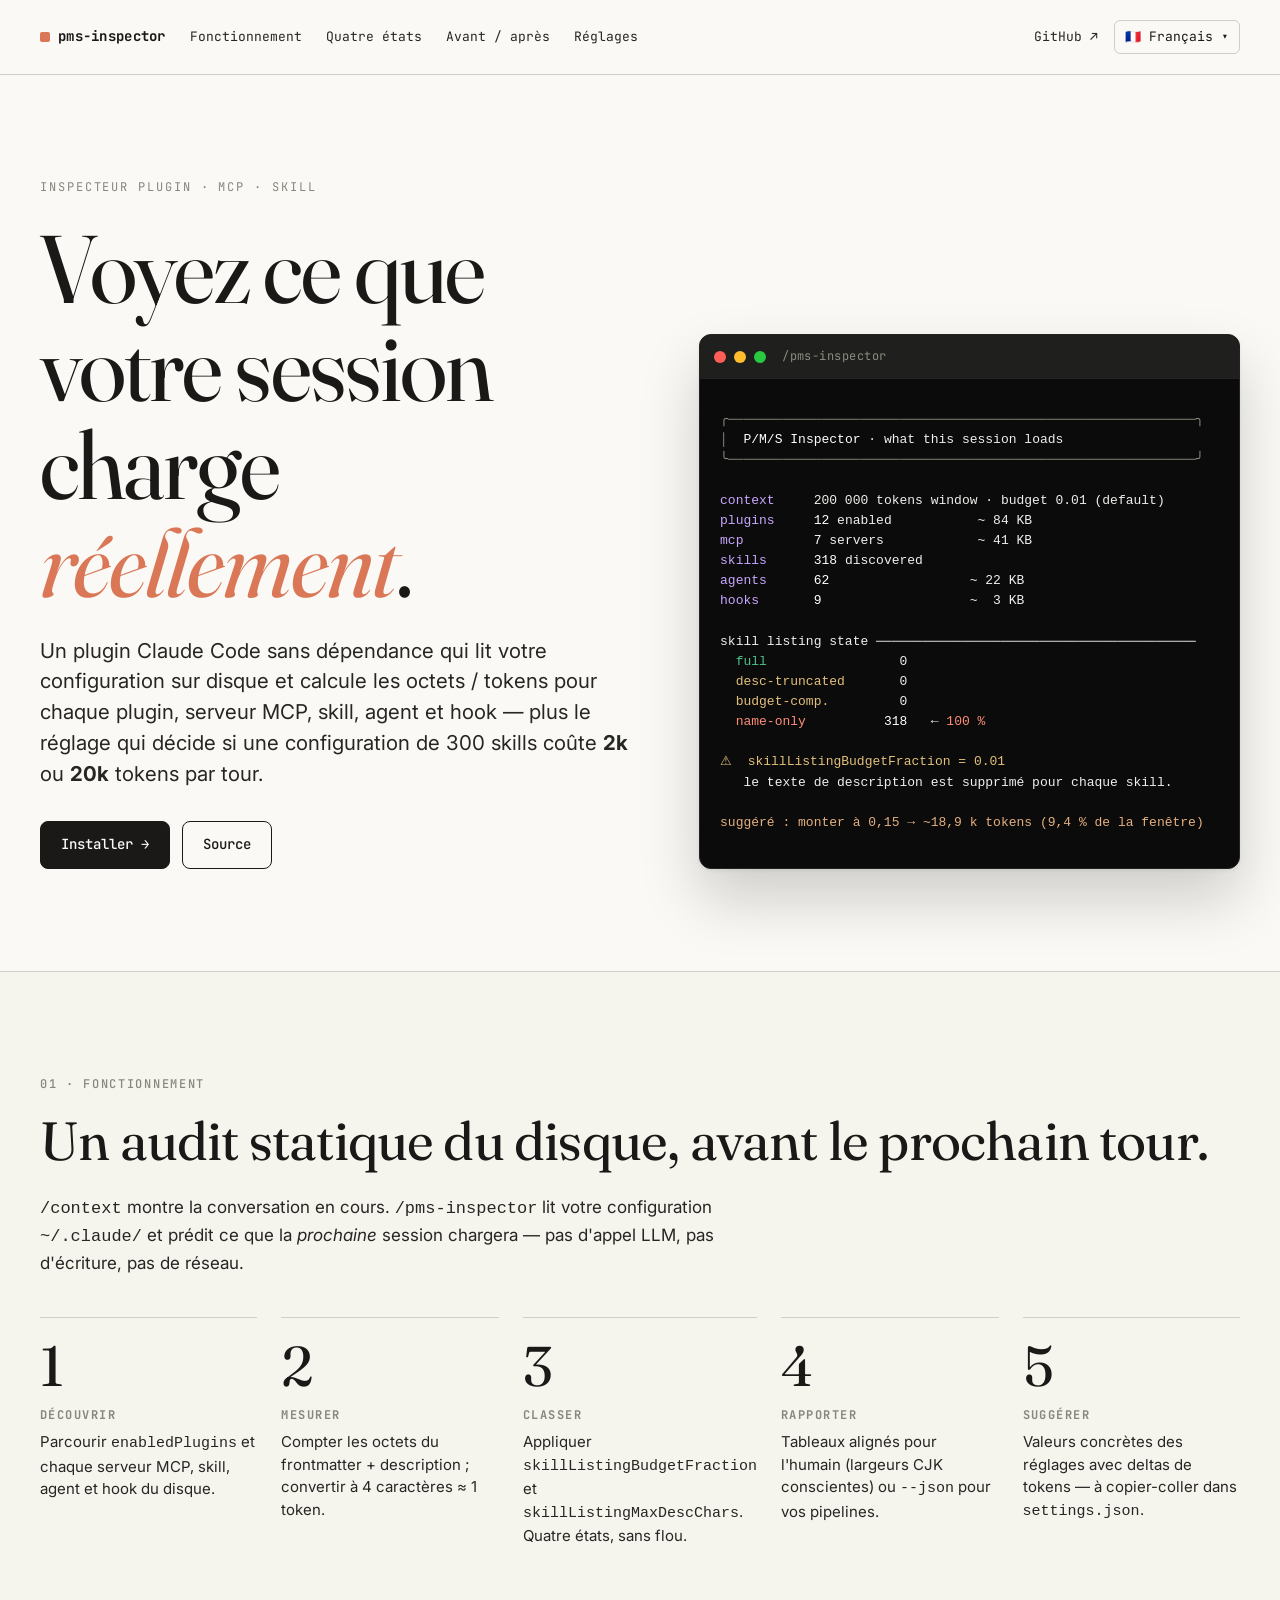
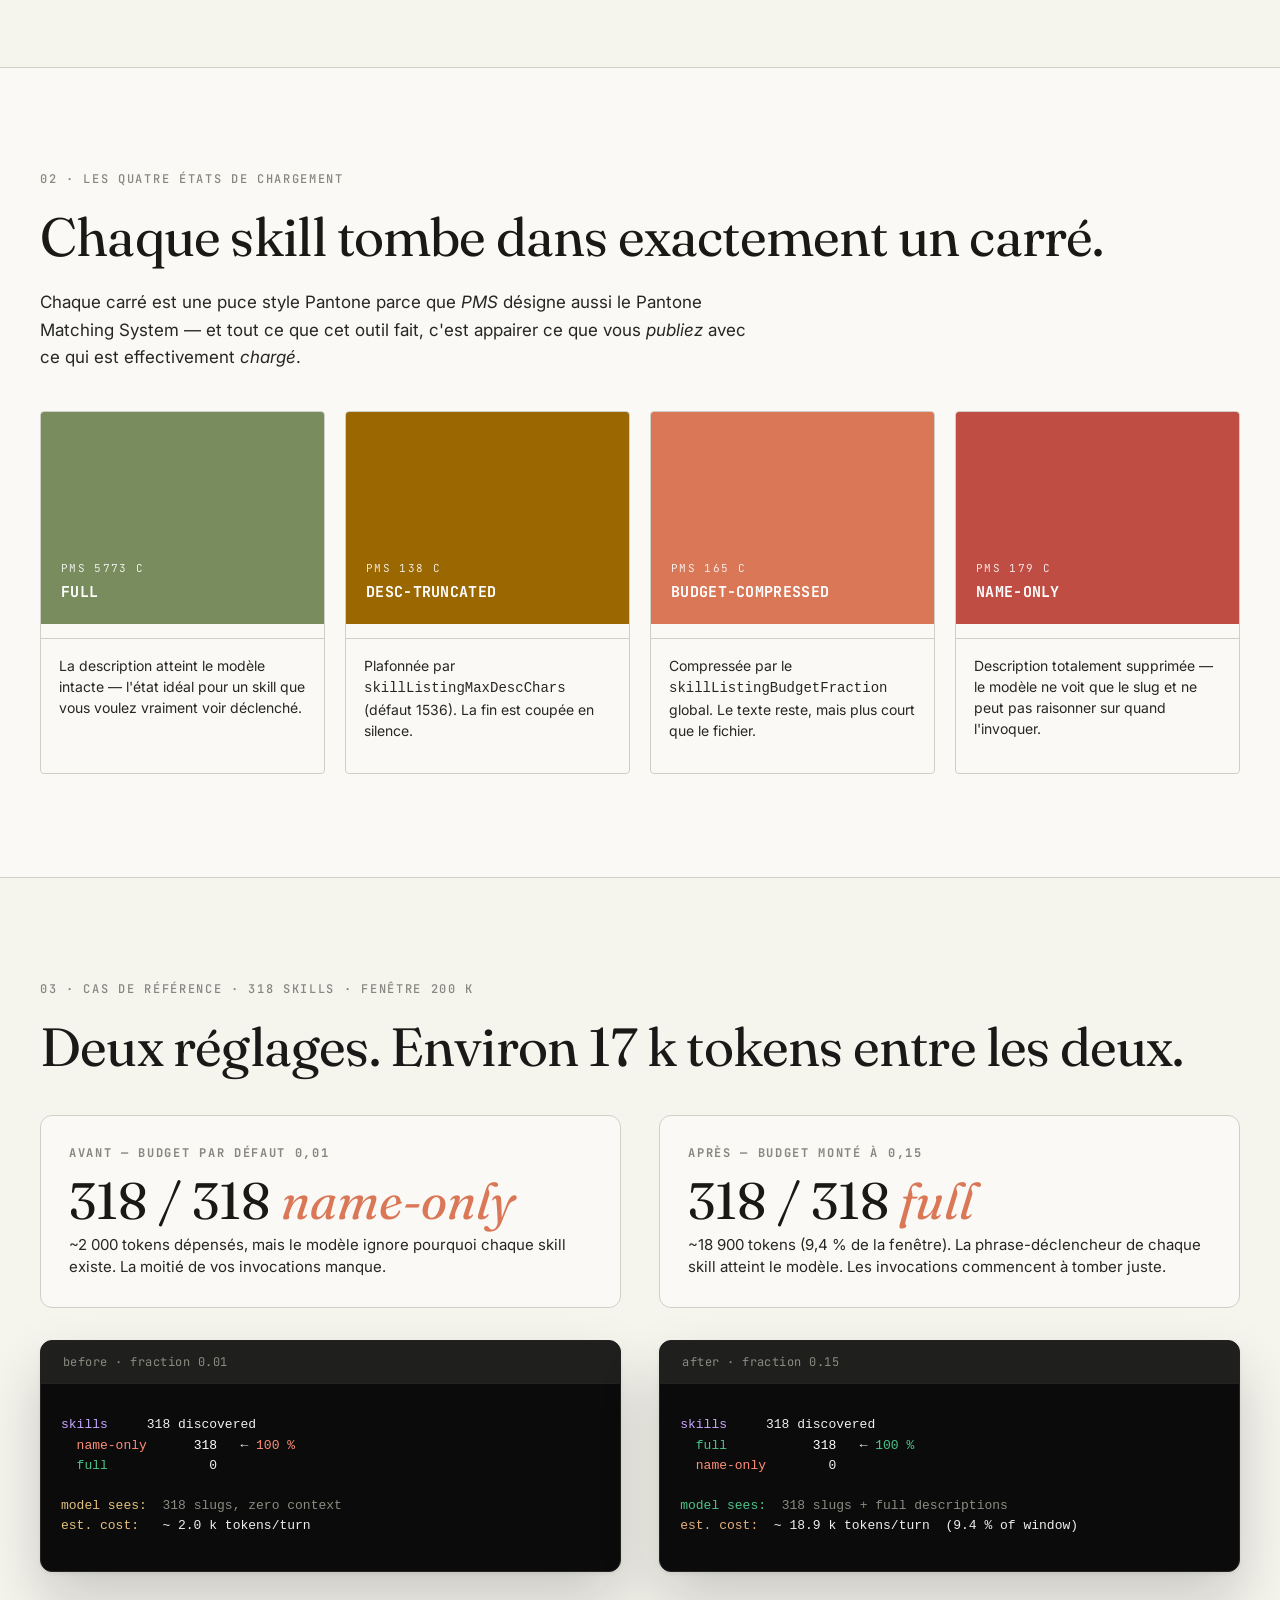
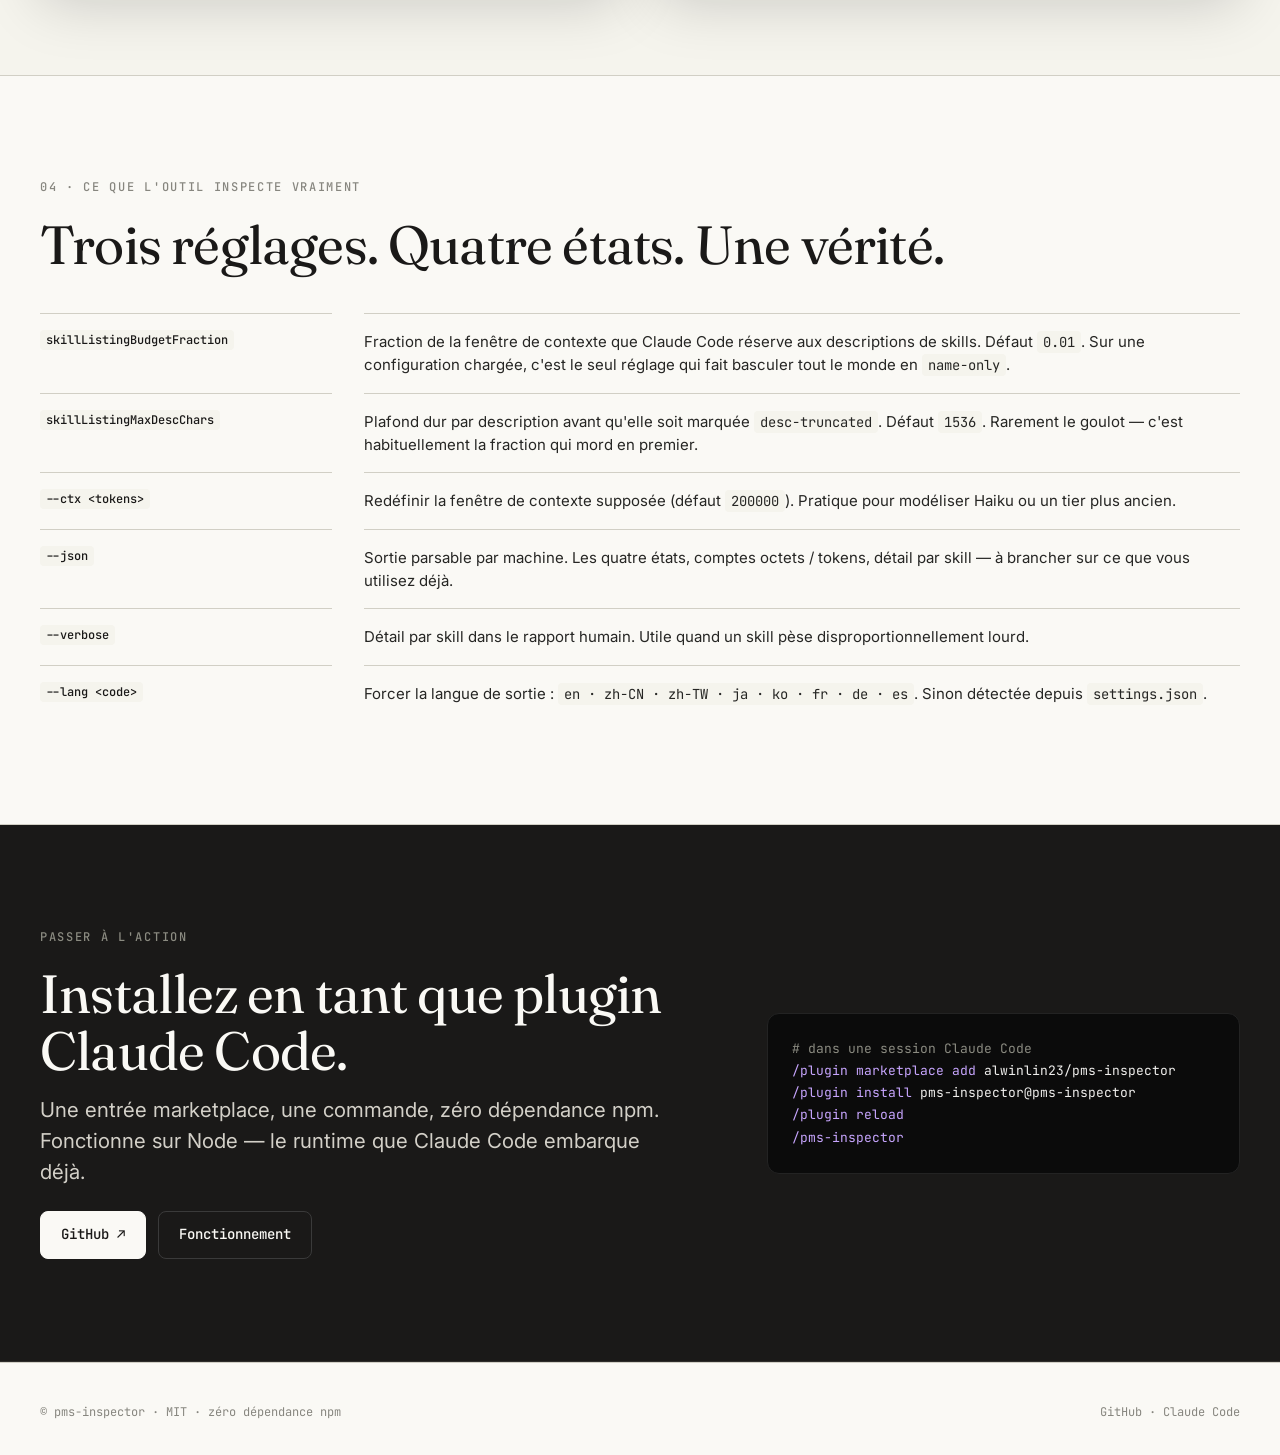
<file: docs/fr.html>
<!DOCTYPE html>
<!--
  docs/_template.html — single HTML master for 8 localized pages.
  Rendered by docs/_build.mjs from docs/_i18n.json.
  DO NOT edit the generated docs/{index,zh-CN,zh-TW,ja,ko,fr,de,es}.html by hand;
  edit this template or _i18n.json and re-run `node docs/_build.mjs`.

  Placeholder syntax (double-braces, shown here with a zero-width space so the
  build renderer does not mistake this comment for a real placeholder):
    ​{​{key​}​}          → i18n[lang][key]   (raw HTML value; renderer does not escape)
    ​{​{a.b.c​}​}        → dot-path lookup
    ​{​{langDropdown​}​} → pre-rendered 8-item language menu (current language marked)
-->
<html lang="fr">
<head>
<meta charset="UTF-8">
<meta name="viewport" content="width=device-width, initial-scale=1.0">
<title>pms-inspector — Voyez ce que votre session Claude Code charge réellement</title>
<meta name="description" content="Plugin Claude Code sans dépendance qui audite le system prompt : plugins, serveurs MCP, skills, agents, hooks — avec le calcul octets / tokens et un réglage en un clic.">
<meta property="og:title" content="pms-inspector — Voyez ce que votre session Claude Code charge réellement">
<meta property="og:description" content="Plugin Claude Code sans dépendance qui audite le system prompt, avec calcul octets / tokens et réglage en un clic.">
<meta property="og:type" content="website">
<meta property="og:url" content="https://alwinlin23.github.io/pms-inspector/fr.html">
<link rel="canonical" href="https://alwinlin23.github.io/pms-inspector/fr.html">
<link rel="alternate" hreflang="en" href="https://alwinlin23.github.io/pms-inspector/">
<link rel="alternate" hreflang="zh-CN" href="https://alwinlin23.github.io/pms-inspector/zh-CN.html">
<link rel="alternate" hreflang="zh-TW" href="https://alwinlin23.github.io/pms-inspector/zh-TW.html">
<link rel="alternate" hreflang="ja" href="https://alwinlin23.github.io/pms-inspector/ja.html">
<link rel="alternate" hreflang="ko" href="https://alwinlin23.github.io/pms-inspector/ko.html">
<link rel="alternate" hreflang="fr" href="https://alwinlin23.github.io/pms-inspector/fr.html">
<link rel="alternate" hreflang="de" href="https://alwinlin23.github.io/pms-inspector/de.html">
<link rel="alternate" hreflang="es" href="https://alwinlin23.github.io/pms-inspector/es.html">
<link rel="alternate" hreflang="x-default" href="https://alwinlin23.github.io/pms-inspector/">
<link rel="icon" href="data:image/svg+xml,%3Csvg xmlns='http://www.w3.org/2000/svg' viewBox='0 0 64 64'%3E%3Ctext x='50%25' y='50%25' font-size='52' text-anchor='middle' dominant-baseline='central'%3E%F0%9F%94%8D%3C/text%3E%3C/svg%3E">
<link rel="stylesheet" href="./style.css">
</head>
<body>

<nav class="nav" aria-label="Primary">
  <div class="nav-inner">
    <a class="brand-mark" href="./">pms&#8209;inspector</a>
    <a class="nav-link" href="#how">Fonctionnement</a>
    <a class="nav-link" href="#signature">Quatre états</a>
    <a class="nav-link" href="#before-after">Avant / après</a>
    <a class="nav-link" href="#tune">Réglages</a>
    <div class="nav-right">
      <a class="nav-link" href="https://github.com/alwinlin23/pms-inspector" target="_blank" rel="noopener">GitHub ↗</a>
      <div class="lang" id="lang">
        <button class="lang-btn" aria-haspopup="listbox" aria-expanded="false">
          <span aria-hidden="true">🇫🇷</span><span>Français</span><span aria-hidden="true">▾</span>
        </button>
        <div class="lang-menu" role="listbox">
          <a href="./" hreflang="en"><span aria-hidden="true">🇺🇸</span> English</a>
          <a href="./zh-CN.html" hreflang="zh-CN"><span aria-hidden="true">🇨🇳</span> 简体中文</a>
          <a href="./zh-TW.html" hreflang="zh-TW"><span aria-hidden="true">🇨🇳</span> 繁體中文</a>
          <a href="./ja.html" hreflang="ja"><span aria-hidden="true">🇯🇵</span> 日本語</a>
          <a href="./ko.html" hreflang="ko"><span aria-hidden="true">🇰🇷</span> 한국어</a>
          <a class="current" href="./fr.html"><span aria-hidden="true">🇫🇷</span> Français</a>
          <a href="./de.html" hreflang="de"><span aria-hidden="true">🇩🇪</span> Deutsch</a>
          <a href="./es.html" hreflang="es"><span aria-hidden="true">🇪🇸</span> Español</a>
        </div>
      </div>
    </div>
  </div>
</nav>

<section class="band">
  <div class="inner">
    <div class="hero">
      <div class="hero-copy">
        <p class="kicker">Inspecteur Plugin · MCP · Skill</p>
        <h1 class="h-display">Voyez ce que votre session charge <em>réellement</em>.</h1>
        <p class="lede">Un plugin Claude Code sans dépendance qui lit votre configuration sur disque et calcule les octets / tokens pour chaque plugin, serveur MCP, skill, agent et hook — plus le réglage qui décide si une configuration de 300 skills coûte <strong>2k</strong> ou <strong>20k</strong> tokens par tour.</p>
        <div class="hero-cta">
          <a class="btn" href="#install">Installer →</a>
          <a class="btn btn--ghost" href="https://github.com/alwinlin23/pms-inspector" target="_blank" rel="noopener">Source</a>
        </div>
      </div>

      <div class="term" aria-label="pms-inspector sample output">
        <div class="term-chrome" aria-hidden="true">
          <span class="term-dot" style="background:#ff5f57"></span>
          <span class="term-dot" style="background:#febc2e"></span>
          <span class="term-dot" style="background:#28c840"></span>
          <span class="term-title">/pms-inspector</span>
        </div>
<pre class="term-body"><span class="comment">╭────────────────────────────────────────────────────────────╮</span>
<span class="comment">│</span>  <b>P/M/S Inspector</b> · what this session loads
<span class="comment">╰────────────────────────────────────────────────────────────╯</span>

<span class="prompt">context   </span>  200 000 tokens window · budget 0.01 (default)
<span class="prompt">plugins   </span>  <b>12</b> enabled           ~ 84 KB
<span class="prompt">mcp       </span>  <b>7</b> servers            ~ 41 KB
<span class="prompt">skills    </span>  <b>318</b> discovered
<span class="prompt">agents    </span>  <b>62</b>                  ~ 22 KB
<span class="prompt">hooks     </span>  <b>9</b>                   ~  3 KB

skill listing state ─────────────────────────────────────────
  <span class="ok">full           </span>      0
  <span class="warn">desc-truncated </span>      0
  <span class="warn">budget-comp.   </span>      0
  <span class="bad">name-only      </span>    <b>318</b>   ← <span class="bad">100 %</span>

<span class="warn">⚠  skillListingBudgetFraction = 0.01</span>
   le texte de description est supprimé pour chaque skill.

<span class="accent">suggéré : monter à 0,15 → ~18,9 k tokens (9,4 % de la fenêtre)</span>
</pre>
      </div>
    </div>
  </div>
</section>

<section class="band band--tint" id="how">
  <div class="inner">
    <p class="eyebrow">01 · Fonctionnement</p>
    <h2 class="h-section">Un audit statique du disque, avant le prochain tour.</h2>
    <p class="body-p" style="max-width:720px"><code>/context</code> montre la conversation en cours. <code>/pms-inspector</code> lit votre configuration <code>~/.claude/</code> et prédit ce que la <em>prochaine</em> session chargera — pas d'appel LLM, pas d'écriture, pas de réseau.</p>

    <ol class="method" style="list-style:none;padding:0">
      <li class="method-step"><p class="n">1</p><h4>Découvrir</h4><p>Parcourir <code>enabledPlugins</code> et chaque serveur MCP, skill, agent et hook du disque.</p></li>
      <li class="method-step"><p class="n">2</p><h4>Mesurer</h4><p>Compter les octets du frontmatter + description ; convertir à 4 caractères ≈ 1 token.</p></li>
      <li class="method-step"><p class="n">3</p><h4>Classer</h4><p>Appliquer <code>skillListingBudgetFraction</code> et <code>skillListingMaxDescChars</code>. Quatre états, sans flou.</p></li>
      <li class="method-step"><p class="n">4</p><h4>Rapporter</h4><p>Tableaux alignés pour l'humain (largeurs CJK conscientes) ou <code>--json</code> pour vos pipelines.</p></li>
      <li class="method-step"><p class="n">5</p><h4>Suggérer</h4><p>Valeurs concrètes des réglages avec deltas de tokens — à copier-coller dans <code>settings.json</code>.</p></li>
    </ol>
  </div>
</section>

<section class="band" id="signature">
  <div class="inner">
    <p class="eyebrow">02 · Les quatre états de chargement</p>
    <h2 class="h-section">Chaque skill tombe dans exactement un carré.</h2>
    <p class="body-p" style="max-width:720px">Chaque carré est une puce style Pantone parce que <em>PMS</em> désigne aussi le Pantone Matching System — et tout ce que cet outil fait, c'est appairer ce que vous <em>publiez</em> avec ce qui est effectivement <em>chargé</em>.</p>

    <div class="swatches">
      <article class="pms-swatch pms-swatch--full">
        <div class="pms-chip"><span class="pms-code">PMS 5773 C</span><span class="pms-state">FULL</span></div>
        <p class="pms-desc">La description atteint le modèle intacte — l'état idéal pour un skill que vous voulez vraiment voir déclenché.</p>
      </article>
      <article class="pms-swatch pms-swatch--trunc">
        <div class="pms-chip"><span class="pms-code">PMS 138 C</span><span class="pms-state">DESC-TRUNCATED</span></div>
        <p class="pms-desc">Plafonnée par <code>skillListingMaxDescChars</code> (défaut 1536). La fin est coupée en silence.</p>
      </article>
      <article class="pms-swatch pms-swatch--comp">
        <div class="pms-chip"><span class="pms-code">PMS 165 C</span><span class="pms-state">BUDGET-COMPRESSED</span></div>
        <p class="pms-desc">Compressée par le <code>skillListingBudgetFraction</code> global. Le texte reste, mais plus court que le fichier.</p>
      </article>
      <article class="pms-swatch pms-swatch--name">
        <div class="pms-chip"><span class="pms-code">PMS 179 C</span><span class="pms-state">NAME-ONLY</span></div>
        <p class="pms-desc">Description totalement supprimée — le modèle ne voit que le slug et ne peut pas raisonner sur quand l'invoquer.</p>
      </article>
    </div>
  </div>
</section>

<section class="band band--tint" id="before-after">
  <div class="inner">
    <p class="eyebrow">03 · Cas de référence · 318 skills · fenêtre 200 k</p>
    <h2 class="h-section">Deux réglages. Environ 17 k tokens entre les deux.</h2>

    <div class="two-cost">
      <div class="cost">
        <h4>Avant — budget par défaut 0,01</h4>
        <p class="big">318&nbsp;/&nbsp;318 <em>name-only</em></p>
        <p>~2 000 tokens dépensés, mais le modèle ignore pourquoi chaque skill existe. La moitié de vos invocations manque.</p>
      </div>
      <div class="cost">
        <h4>Après — budget monté à 0,15</h4>
        <p class="big">318&nbsp;/&nbsp;318 <em>full</em></p>
        <p>~18 900 tokens (9,4 % de la fenêtre). La phrase-déclencheur de chaque skill atteint le modèle. Les invocations commencent à tomber juste.</p>
      </div>
    </div>

    <div class="two-cost" style="margin-top:32px">
      <div class="term" aria-label="Avant — budget par défaut 0,01">
        <div class="term-chrome"><span class="term-title">before · fraction 0.01</span></div>
<pre class="term-body"><span class="prompt">skills   </span>  318 discovered
  <span class="bad">name-only    </span>  <b>318</b>   ← <span class="bad">100 %</span>
  <span class="ok">full         </span>    0

<span class="warn">model sees:</span>  <span class="comment">318 slugs, zero context</span>
<span class="warn">est. cost:</span>   ~ 2.0 k tokens/turn
</pre>
      </div>
      <div class="term" aria-label="Après — budget monté à 0,15">
        <div class="term-chrome"><span class="term-title">after · fraction 0.15</span></div>
<pre class="term-body"><span class="prompt">skills   </span>  318 discovered
  <span class="ok">full         </span>  <b>318</b>   ← <span class="ok">100 %</span>
  <span class="bad">name-only    </span>    0

<span class="ok">model sees:</span>  <span class="comment">318 slugs + full descriptions</span>
<span class="accent">est. cost:</span>  ~ 18.9 k tokens/turn  (9.4 % of window)
</pre>
      </div>
    </div>
  </div>
</section>

<section class="band" id="tune">
  <div class="inner">
    <p class="eyebrow">04 · Ce que l'outil inspecte vraiment</p>
    <h2 class="h-section">Trois réglages. Quatre états. Une vérité.</h2>

    <dl class="kv">
      <dt><code>skillListingBudgetFraction</code></dt>
      <dd>Fraction de la fenêtre de contexte que Claude Code réserve aux descriptions de skills. Défaut <code>0.01</code>. Sur une configuration chargée, c'est le seul réglage qui fait basculer tout le monde en <code>name-only</code>.</dd>

      <dt><code>skillListingMaxDescChars</code></dt>
      <dd>Plafond dur par description avant qu'elle soit marquée <code>desc-truncated</code>. Défaut <code>1536</code>. Rarement le goulot — c'est habituellement la fraction qui mord en premier.</dd>

      <dt><code>--ctx &lt;tokens&gt;</code></dt>
      <dd>Redéfinir la fenêtre de contexte supposée (défaut <code>200000</code>). Pratique pour modéliser Haiku ou un tier plus ancien.</dd>

      <dt><code>--json</code></dt>
      <dd>Sortie parsable par machine. Les quatre états, comptes octets / tokens, détail par skill — à brancher sur ce que vous utilisez déjà.</dd>

      <dt><code>--verbose</code></dt>
      <dd>Détail par skill dans le rapport humain. Utile quand un skill pèse disproportionnellement lourd.</dd>

      <dt><code>--lang &lt;code&gt;</code></dt>
      <dd>Forcer la langue de sortie : <code>en · zh-CN · zh-TW · ja · ko · fr · de · es</code>. Sinon détectée depuis <code>settings.json</code>.</dd>
    </dl>
  </div>
</section>

<section class="band band--dark" id="install">
  <div class="inner">
    <div class="cta-band">
      <div class="cta-copy">
        <p class="eyebrow">Passer à l'action</p>
        <h2 class="h-section">Installez en tant que plugin Claude Code.</h2>
        <p class="lede">Une entrée marketplace, une commande, zéro dépendance npm. Fonctionne sur Node — le runtime que Claude Code embarque déjà.</p>
        <div class="hero-cta">
          <a class="btn" href="https://github.com/alwinlin23/pms-inspector" target="_blank" rel="noopener">GitHub ↗</a>
          <a class="btn btn--ghost" href="#how">Fonctionnement</a>
        </div>
      </div>
<pre class="cta-code"><span class="comment"># dans une session Claude Code</span>
<span class="prompt">/plugin marketplace add</span> alwinlin23/pms-inspector
<span class="prompt">/plugin install</span> pms-inspector@pms-inspector
<span class="prompt">/plugin reload</span>
<span class="prompt">/pms-inspector</span>
</pre>
    </div>
  </div>
</section>

<footer class="foot">
  <div class="foot-inner">
    <span>© pms-inspector · MIT · zéro dépendance npm</span>
    <span class="foot-right">
      <a href="https://github.com/alwinlin23/pms-inspector" target="_blank" rel="noopener">GitHub</a> ·
      <a href="https://claude.com/product/claude-code" target="_blank" rel="noopener">Claude Code</a>
    </span>
  </div>
</footer>

<script>
document.addEventListener('click', function (e) {
  document.querySelectorAll('.lang').forEach(function (el) {
    var inside = el.contains(e.target);
    var onBtn  = e.target.closest && e.target.closest('.lang-btn');
    if (inside && onBtn) { el.classList.toggle('open'); }
    else if (!inside)    { el.classList.remove('open'); }
  });
});
</script>

</body>
</html>
</file>
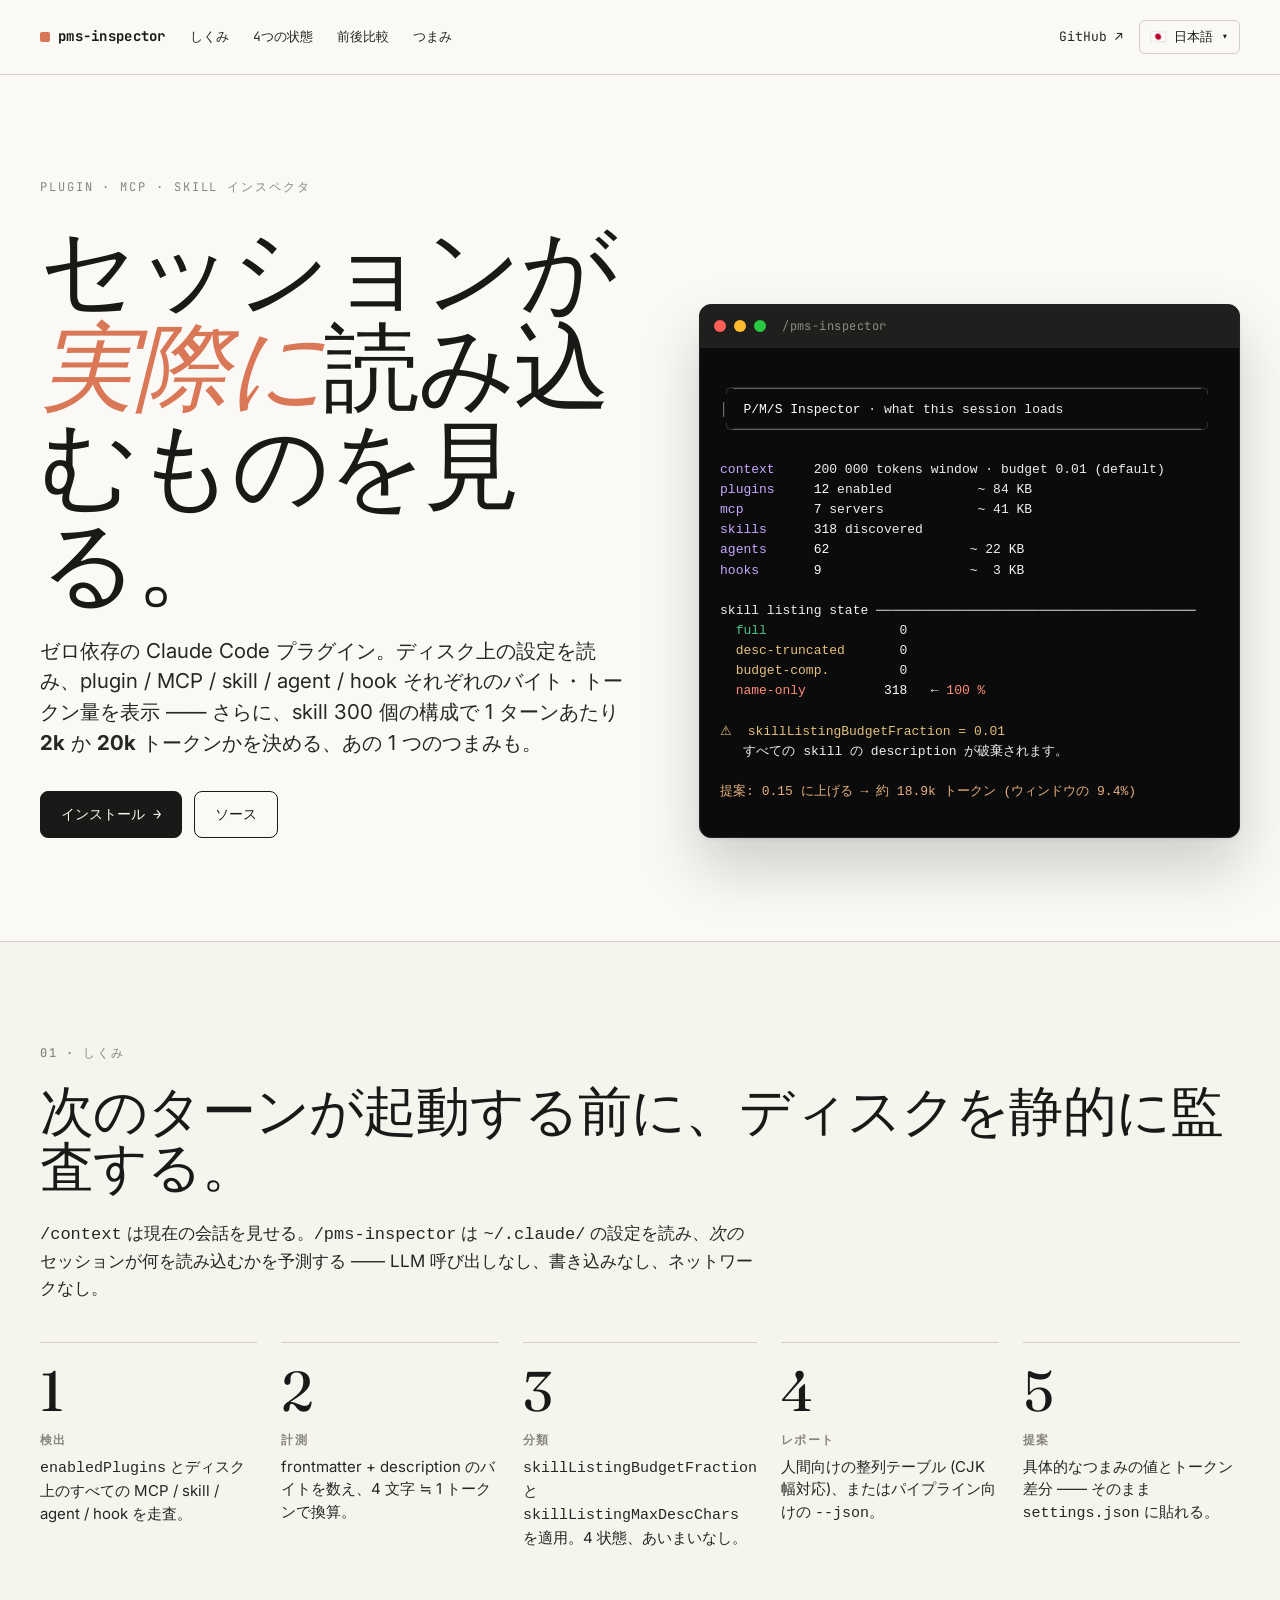
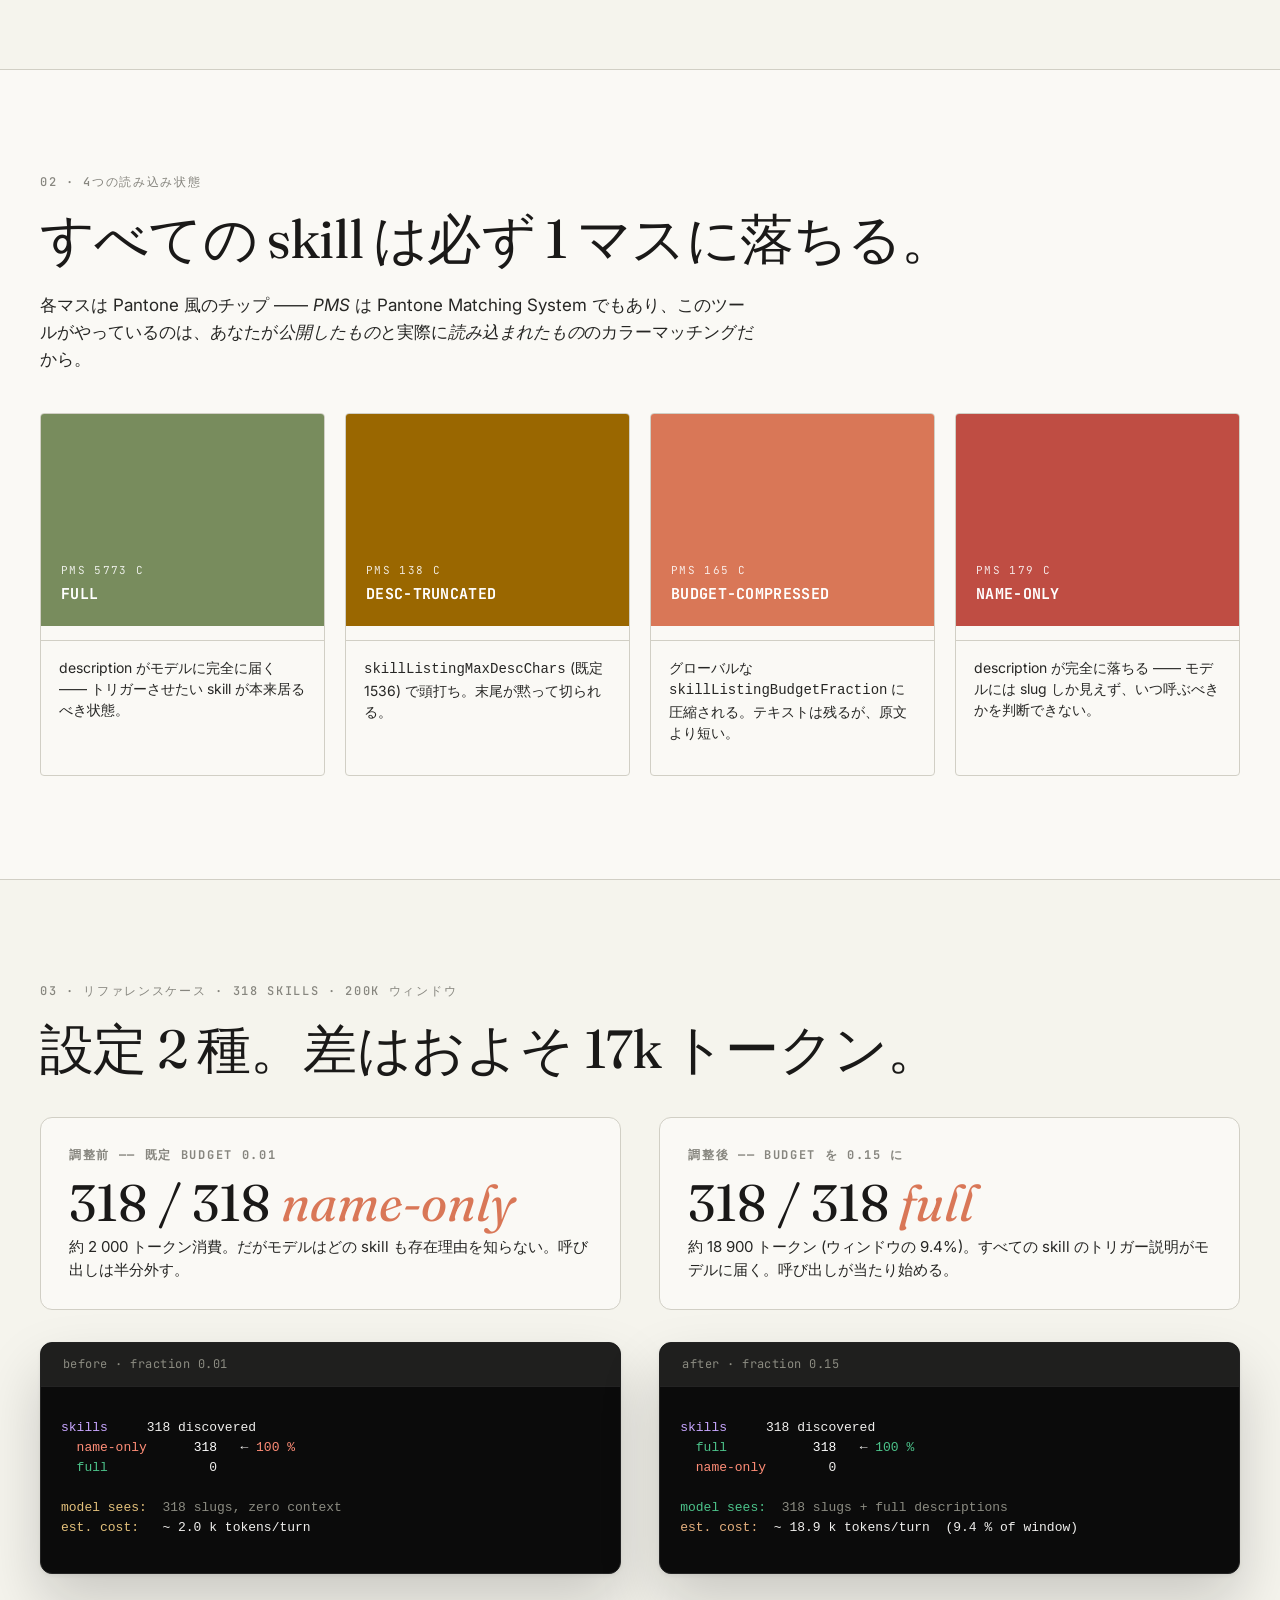
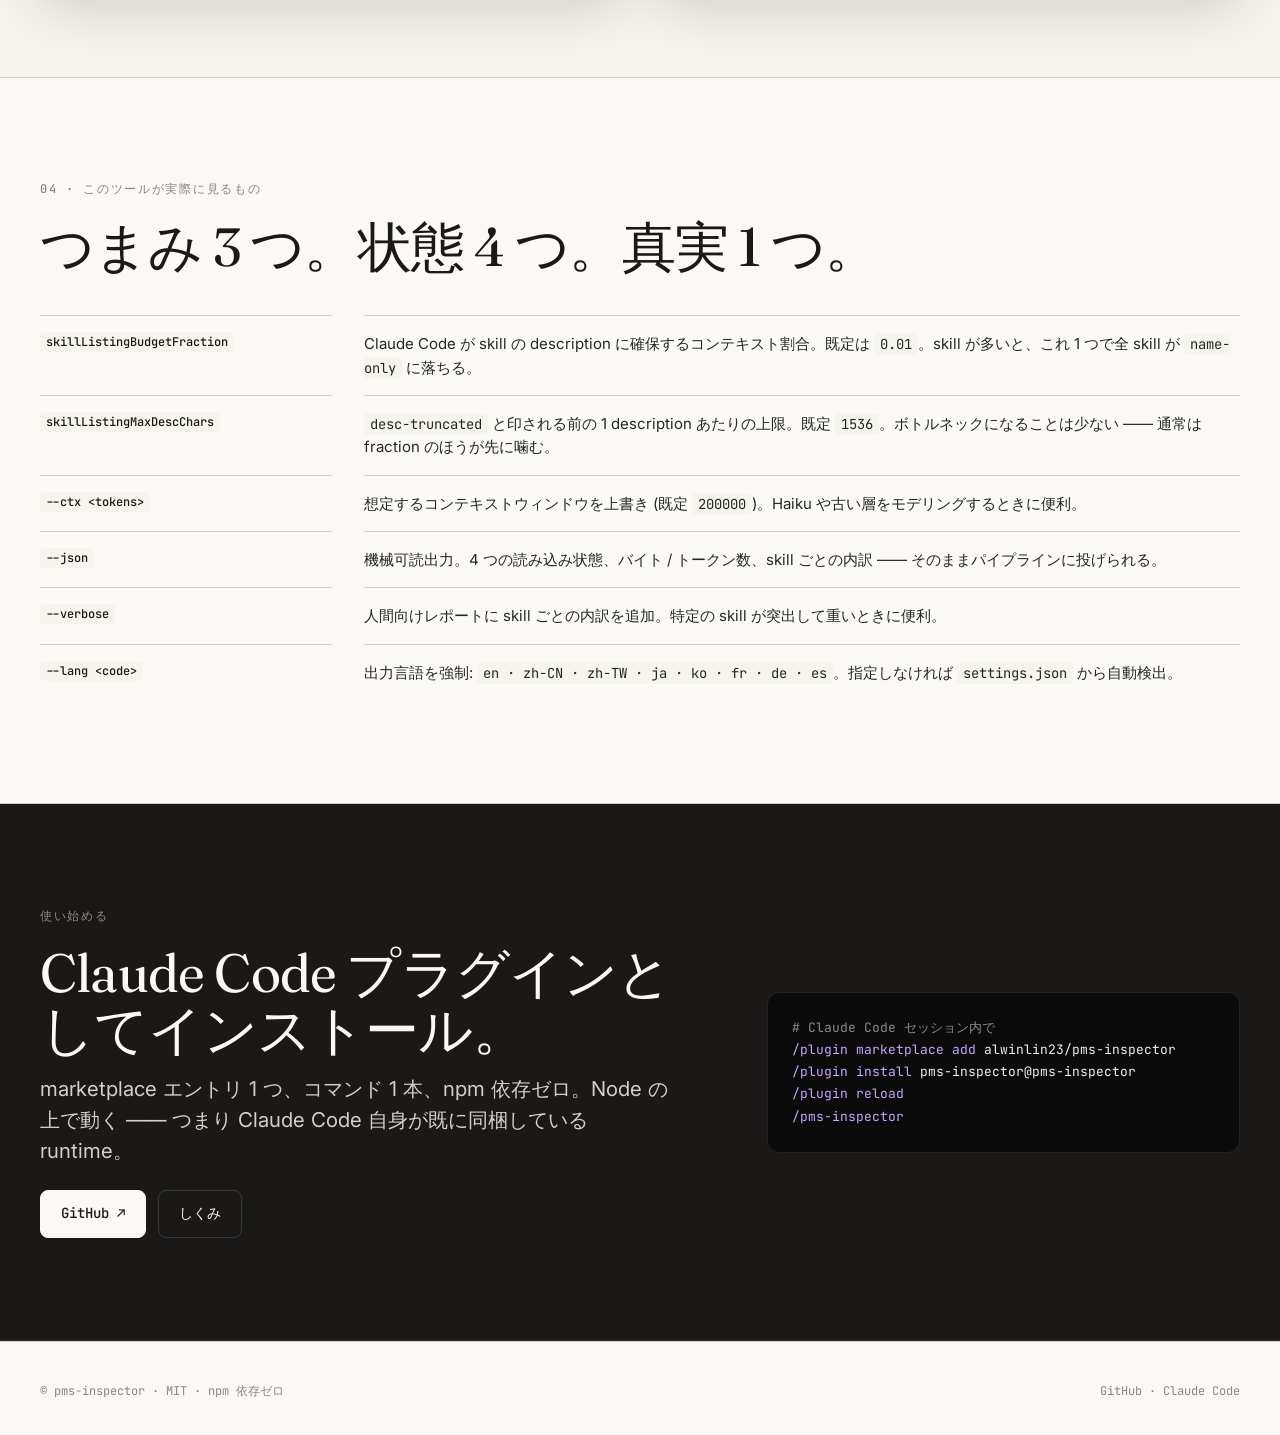
<file: docs/ja.html>
<!DOCTYPE html>
<!--
  docs/_template.html — single HTML master for 8 localized pages.
  Rendered by docs/_build.mjs from docs/_i18n.json.
  DO NOT edit the generated docs/{index,zh-CN,zh-TW,ja,ko,fr,de,es}.html by hand;
  edit this template or _i18n.json and re-run `node docs/_build.mjs`.

  Placeholder syntax (double-braces, shown here with a zero-width space so the
  build renderer does not mistake this comment for a real placeholder):
    ​{​{key​}​}          → i18n[lang][key]   (raw HTML value; renderer does not escape)
    ​{​{a.b.c​}​}        → dot-path lookup
    ​{​{langDropdown​}​} → pre-rendered 8-item language menu (current language marked)
-->
<html lang="ja">
<head>
<meta charset="UTF-8">
<meta name="viewport" content="width=device-width, initial-scale=1.0">
<title>pms-inspector — Claude Code セッションが実際に読み込むものを可視化</title>
<meta name="description" content="システムプロンプトを静的に監査するゼロ依存の Claude Code プラグイン：plugins / MCP / skills / agents / hooks を、バイト・トークン計算とワンクリック調整案付きで表示。">
<meta property="og:title" content="pms-inspector — Claude Code セッションが実際に読み込むものを可視化">
<meta property="og:description" content="システムプロンプトを静的に監査するゼロ依存の Claude Code プラグイン。バイト / トークン計算とワンクリック調整案付き。">
<meta property="og:type" content="website">
<meta property="og:url" content="https://alwinlin23.github.io/pms-inspector/ja.html">
<link rel="canonical" href="https://alwinlin23.github.io/pms-inspector/ja.html">
<link rel="alternate" hreflang="en" href="https://alwinlin23.github.io/pms-inspector/">
<link rel="alternate" hreflang="zh-CN" href="https://alwinlin23.github.io/pms-inspector/zh-CN.html">
<link rel="alternate" hreflang="zh-TW" href="https://alwinlin23.github.io/pms-inspector/zh-TW.html">
<link rel="alternate" hreflang="ja" href="https://alwinlin23.github.io/pms-inspector/ja.html">
<link rel="alternate" hreflang="ko" href="https://alwinlin23.github.io/pms-inspector/ko.html">
<link rel="alternate" hreflang="fr" href="https://alwinlin23.github.io/pms-inspector/fr.html">
<link rel="alternate" hreflang="de" href="https://alwinlin23.github.io/pms-inspector/de.html">
<link rel="alternate" hreflang="es" href="https://alwinlin23.github.io/pms-inspector/es.html">
<link rel="alternate" hreflang="x-default" href="https://alwinlin23.github.io/pms-inspector/">
<link rel="icon" href="data:image/svg+xml,%3Csvg xmlns='http://www.w3.org/2000/svg' viewBox='0 0 64 64'%3E%3Ctext x='50%25' y='50%25' font-size='52' text-anchor='middle' dominant-baseline='central'%3E%F0%9F%94%8D%3C/text%3E%3C/svg%3E">
<link rel="stylesheet" href="./style.css">
</head>
<body>

<nav class="nav" aria-label="Primary">
  <div class="nav-inner">
    <a class="brand-mark" href="./">pms&#8209;inspector</a>
    <a class="nav-link" href="#how">しくみ</a>
    <a class="nav-link" href="#signature">4つの状態</a>
    <a class="nav-link" href="#before-after">前後比較</a>
    <a class="nav-link" href="#tune">つまみ</a>
    <div class="nav-right">
      <a class="nav-link" href="https://github.com/alwinlin23/pms-inspector" target="_blank" rel="noopener">GitHub ↗</a>
      <div class="lang" id="lang">
        <button class="lang-btn" aria-haspopup="listbox" aria-expanded="false">
          <span aria-hidden="true">🇯🇵</span><span>日本語</span><span aria-hidden="true">▾</span>
        </button>
        <div class="lang-menu" role="listbox">
          <a href="./" hreflang="en"><span aria-hidden="true">🇺🇸</span> English</a>
          <a href="./zh-CN.html" hreflang="zh-CN"><span aria-hidden="true">🇨🇳</span> 简体中文</a>
          <a href="./zh-TW.html" hreflang="zh-TW"><span aria-hidden="true">🇨🇳</span> 繁體中文</a>
          <a class="current" href="./ja.html"><span aria-hidden="true">🇯🇵</span> 日本語</a>
          <a href="./ko.html" hreflang="ko"><span aria-hidden="true">🇰🇷</span> 한국어</a>
          <a href="./fr.html" hreflang="fr"><span aria-hidden="true">🇫🇷</span> Français</a>
          <a href="./de.html" hreflang="de"><span aria-hidden="true">🇩🇪</span> Deutsch</a>
          <a href="./es.html" hreflang="es"><span aria-hidden="true">🇪🇸</span> Español</a>
        </div>
      </div>
    </div>
  </div>
</nav>

<section class="band">
  <div class="inner">
    <div class="hero">
      <div class="hero-copy">
        <p class="kicker">Plugin · MCP · Skill インスペクタ</p>
        <h1 class="h-display">セッションが<em>実際に</em>読み込むものを見る。</h1>
        <p class="lede">ゼロ依存の Claude Code プラグイン。ディスク上の設定を読み、plugin / MCP / skill / agent / hook それぞれのバイト・トークン量を表示 —— さらに、skill 300 個の構成で 1 ターンあたり <strong>2k</strong> か <strong>20k</strong> トークンかを決める、あの 1 つのつまみも。</p>
        <div class="hero-cta">
          <a class="btn" href="#install">インストール →</a>
          <a class="btn btn--ghost" href="https://github.com/alwinlin23/pms-inspector" target="_blank" rel="noopener">ソース</a>
        </div>
      </div>

      <div class="term" aria-label="pms-inspector sample output">
        <div class="term-chrome" aria-hidden="true">
          <span class="term-dot" style="background:#ff5f57"></span>
          <span class="term-dot" style="background:#febc2e"></span>
          <span class="term-dot" style="background:#28c840"></span>
          <span class="term-title">/pms-inspector</span>
        </div>
<pre class="term-body"><span class="comment">╭────────────────────────────────────────────────────────────╮</span>
<span class="comment">│</span>  <b>P/M/S Inspector</b> · what this session loads
<span class="comment">╰────────────────────────────────────────────────────────────╯</span>

<span class="prompt">context   </span>  200 000 tokens window · budget 0.01 (default)
<span class="prompt">plugins   </span>  <b>12</b> enabled           ~ 84 KB
<span class="prompt">mcp       </span>  <b>7</b> servers            ~ 41 KB
<span class="prompt">skills    </span>  <b>318</b> discovered
<span class="prompt">agents    </span>  <b>62</b>                  ~ 22 KB
<span class="prompt">hooks     </span>  <b>9</b>                   ~  3 KB

skill listing state ─────────────────────────────────────────
  <span class="ok">full           </span>      0
  <span class="warn">desc-truncated </span>      0
  <span class="warn">budget-comp.   </span>      0
  <span class="bad">name-only      </span>    <b>318</b>   ← <span class="bad">100 %</span>

<span class="warn">⚠  skillListingBudgetFraction = 0.01</span>
   すべての skill の description が破棄されます。

<span class="accent">提案: 0.15 に上げる → 約 18.9k トークン (ウィンドウの 9.4%)</span>
</pre>
      </div>
    </div>
  </div>
</section>

<section class="band band--tint" id="how">
  <div class="inner">
    <p class="eyebrow">01 · しくみ</p>
    <h2 class="h-section">次のターンが起動する前に、ディスクを静的に監査する。</h2>
    <p class="body-p" style="max-width:720px"><code>/context</code> は現在の会話を見せる。<code>/pms-inspector</code> は <code>~/.claude/</code> の設定を読み、<em>次の</em>セッションが何を読み込むかを予測する —— LLM 呼び出しなし、書き込みなし、ネットワークなし。</p>

    <ol class="method" style="list-style:none;padding:0">
      <li class="method-step"><p class="n">1</p><h4>検出</h4><p><code>enabledPlugins</code> とディスク上のすべての MCP / skill / agent / hook を走査。</p></li>
      <li class="method-step"><p class="n">2</p><h4>計測</h4><p>frontmatter + description のバイトを数え、4 文字 ≒ 1 トークンで換算。</p></li>
      <li class="method-step"><p class="n">3</p><h4>分類</h4><p><code>skillListingBudgetFraction</code> と <code>skillListingMaxDescChars</code> を適用。4 状態、あいまいなし。</p></li>
      <li class="method-step"><p class="n">4</p><h4>レポート</h4><p>人間向けの整列テーブル (CJK 幅対応)、またはパイプライン向けの <code>--json</code>。</p></li>
      <li class="method-step"><p class="n">5</p><h4>提案</h4><p>具体的なつまみの値とトークン差分 —— そのまま <code>settings.json</code> に貼れる。</p></li>
    </ol>
  </div>
</section>

<section class="band" id="signature">
  <div class="inner">
    <p class="eyebrow">02 · 4つの読み込み状態</p>
    <h2 class="h-section">すべての skill は必ず 1 マスに落ちる。</h2>
    <p class="body-p" style="max-width:720px">各マスは Pantone 風のチップ —— <em>PMS</em> は Pantone Matching System でもあり、このツールがやっているのは、あなたが<em>公開したもの</em>と実際に<em>読み込まれたもの</em>のカラーマッチングだから。</p>

    <div class="swatches">
      <article class="pms-swatch pms-swatch--full">
        <div class="pms-chip"><span class="pms-code">PMS 5773 C</span><span class="pms-state">FULL</span></div>
        <p class="pms-desc">description がモデルに完全に届く —— トリガーさせたい skill が本来居るべき状態。</p>
      </article>
      <article class="pms-swatch pms-swatch--trunc">
        <div class="pms-chip"><span class="pms-code">PMS 138 C</span><span class="pms-state">DESC-TRUNCATED</span></div>
        <p class="pms-desc"><code>skillListingMaxDescChars</code> (既定 1536) で頭打ち。末尾が黙って切られる。</p>
      </article>
      <article class="pms-swatch pms-swatch--comp">
        <div class="pms-chip"><span class="pms-code">PMS 165 C</span><span class="pms-state">BUDGET-COMPRESSED</span></div>
        <p class="pms-desc">グローバルな <code>skillListingBudgetFraction</code> に圧縮される。テキストは残るが、原文より短い。</p>
      </article>
      <article class="pms-swatch pms-swatch--name">
        <div class="pms-chip"><span class="pms-code">PMS 179 C</span><span class="pms-state">NAME-ONLY</span></div>
        <p class="pms-desc">description が完全に落ちる —— モデルには slug しか見えず、いつ呼ぶべきかを判断できない。</p>
      </article>
    </div>
  </div>
</section>

<section class="band band--tint" id="before-after">
  <div class="inner">
    <p class="eyebrow">03 · リファレンスケース · 318 skills · 200k ウィンドウ</p>
    <h2 class="h-section">設定 2 種。差はおよそ 17k トークン。</h2>

    <div class="two-cost">
      <div class="cost">
        <h4>調整前 —— 既定 budget 0.01</h4>
        <p class="big">318&nbsp;/&nbsp;318 <em>name-only</em></p>
        <p>約 2 000 トークン消費。だがモデルはどの skill も存在理由を知らない。呼び出しは半分外す。</p>
      </div>
      <div class="cost">
        <h4>調整後 —— budget を 0.15 に</h4>
        <p class="big">318&nbsp;/&nbsp;318 <em>full</em></p>
        <p>約 18 900 トークン (ウィンドウの 9.4%)。すべての skill のトリガー説明がモデルに届く。呼び出しが当たり始める。</p>
      </div>
    </div>

    <div class="two-cost" style="margin-top:32px">
      <div class="term" aria-label="調整前 —— 既定 budget 0.01">
        <div class="term-chrome"><span class="term-title">before · fraction 0.01</span></div>
<pre class="term-body"><span class="prompt">skills   </span>  318 discovered
  <span class="bad">name-only    </span>  <b>318</b>   ← <span class="bad">100 %</span>
  <span class="ok">full         </span>    0

<span class="warn">model sees:</span>  <span class="comment">318 slugs, zero context</span>
<span class="warn">est. cost:</span>   ~ 2.0 k tokens/turn
</pre>
      </div>
      <div class="term" aria-label="調整後 —— budget を 0.15 に">
        <div class="term-chrome"><span class="term-title">after · fraction 0.15</span></div>
<pre class="term-body"><span class="prompt">skills   </span>  318 discovered
  <span class="ok">full         </span>  <b>318</b>   ← <span class="ok">100 %</span>
  <span class="bad">name-only    </span>    0

<span class="ok">model sees:</span>  <span class="comment">318 slugs + full descriptions</span>
<span class="accent">est. cost:</span>  ~ 18.9 k tokens/turn  (9.4 % of window)
</pre>
      </div>
    </div>
  </div>
</section>

<section class="band" id="tune">
  <div class="inner">
    <p class="eyebrow">04 · このツールが実際に見るもの</p>
    <h2 class="h-section">つまみ 3 つ。状態 4 つ。真実 1 つ。</h2>

    <dl class="kv">
      <dt><code>skillListingBudgetFraction</code></dt>
      <dd>Claude Code が skill の description に確保するコンテキスト割合。既定は <code>0.01</code>。skill が多いと、これ 1 つで全 skill が <code>name-only</code> に落ちる。</dd>

      <dt><code>skillListingMaxDescChars</code></dt>
      <dd><code>desc-truncated</code> と印される前の 1 description あたりの上限。既定 <code>1536</code>。ボトルネックになることは少ない —— 通常は fraction のほうが先に噛む。</dd>

      <dt><code>--ctx &lt;tokens&gt;</code></dt>
      <dd>想定するコンテキストウィンドウを上書き (既定 <code>200000</code>)。Haiku や古い層をモデリングするときに便利。</dd>

      <dt><code>--json</code></dt>
      <dd>機械可読出力。4 つの読み込み状態、バイト / トークン数、skill ごとの内訳 —— そのままパイプラインに投げられる。</dd>

      <dt><code>--verbose</code></dt>
      <dd>人間向けレポートに skill ごとの内訳を追加。特定の skill が突出して重いときに便利。</dd>

      <dt><code>--lang &lt;code&gt;</code></dt>
      <dd>出力言語を強制: <code>en · zh-CN · zh-TW · ja · ko · fr · de · es</code>。指定しなければ <code>settings.json</code> から自動検出。</dd>
    </dl>
  </div>
</section>

<section class="band band--dark" id="install">
  <div class="inner">
    <div class="cta-band">
      <div class="cta-copy">
        <p class="eyebrow">使い始める</p>
        <h2 class="h-section">Claude Code プラグインとしてインストール。</h2>
        <p class="lede">marketplace エントリ 1 つ、コマンド 1 本、npm 依存ゼロ。Node の上で動く —— つまり Claude Code 自身が既に同梱している runtime。</p>
        <div class="hero-cta">
          <a class="btn" href="https://github.com/alwinlin23/pms-inspector" target="_blank" rel="noopener">GitHub ↗</a>
          <a class="btn btn--ghost" href="#how">しくみ</a>
        </div>
      </div>
<pre class="cta-code"><span class="comment"># Claude Code セッション内で</span>
<span class="prompt">/plugin marketplace add</span> alwinlin23/pms-inspector
<span class="prompt">/plugin install</span> pms-inspector@pms-inspector
<span class="prompt">/plugin reload</span>
<span class="prompt">/pms-inspector</span>
</pre>
    </div>
  </div>
</section>

<footer class="foot">
  <div class="foot-inner">
    <span>© pms-inspector · MIT · npm 依存ゼロ</span>
    <span class="foot-right">
      <a href="https://github.com/alwinlin23/pms-inspector" target="_blank" rel="noopener">GitHub</a> ·
      <a href="https://claude.com/product/claude-code" target="_blank" rel="noopener">Claude Code</a>
    </span>
  </div>
</footer>

<script>
document.addEventListener('click', function (e) {
  document.querySelectorAll('.lang').forEach(function (el) {
    var inside = el.contains(e.target);
    var onBtn  = e.target.closest && e.target.closest('.lang-btn');
    if (inside && onBtn) { el.classList.toggle('open'); }
    else if (!inside)    { el.classList.remove('open'); }
  });
});
</script>

</body>
</html>
</file>
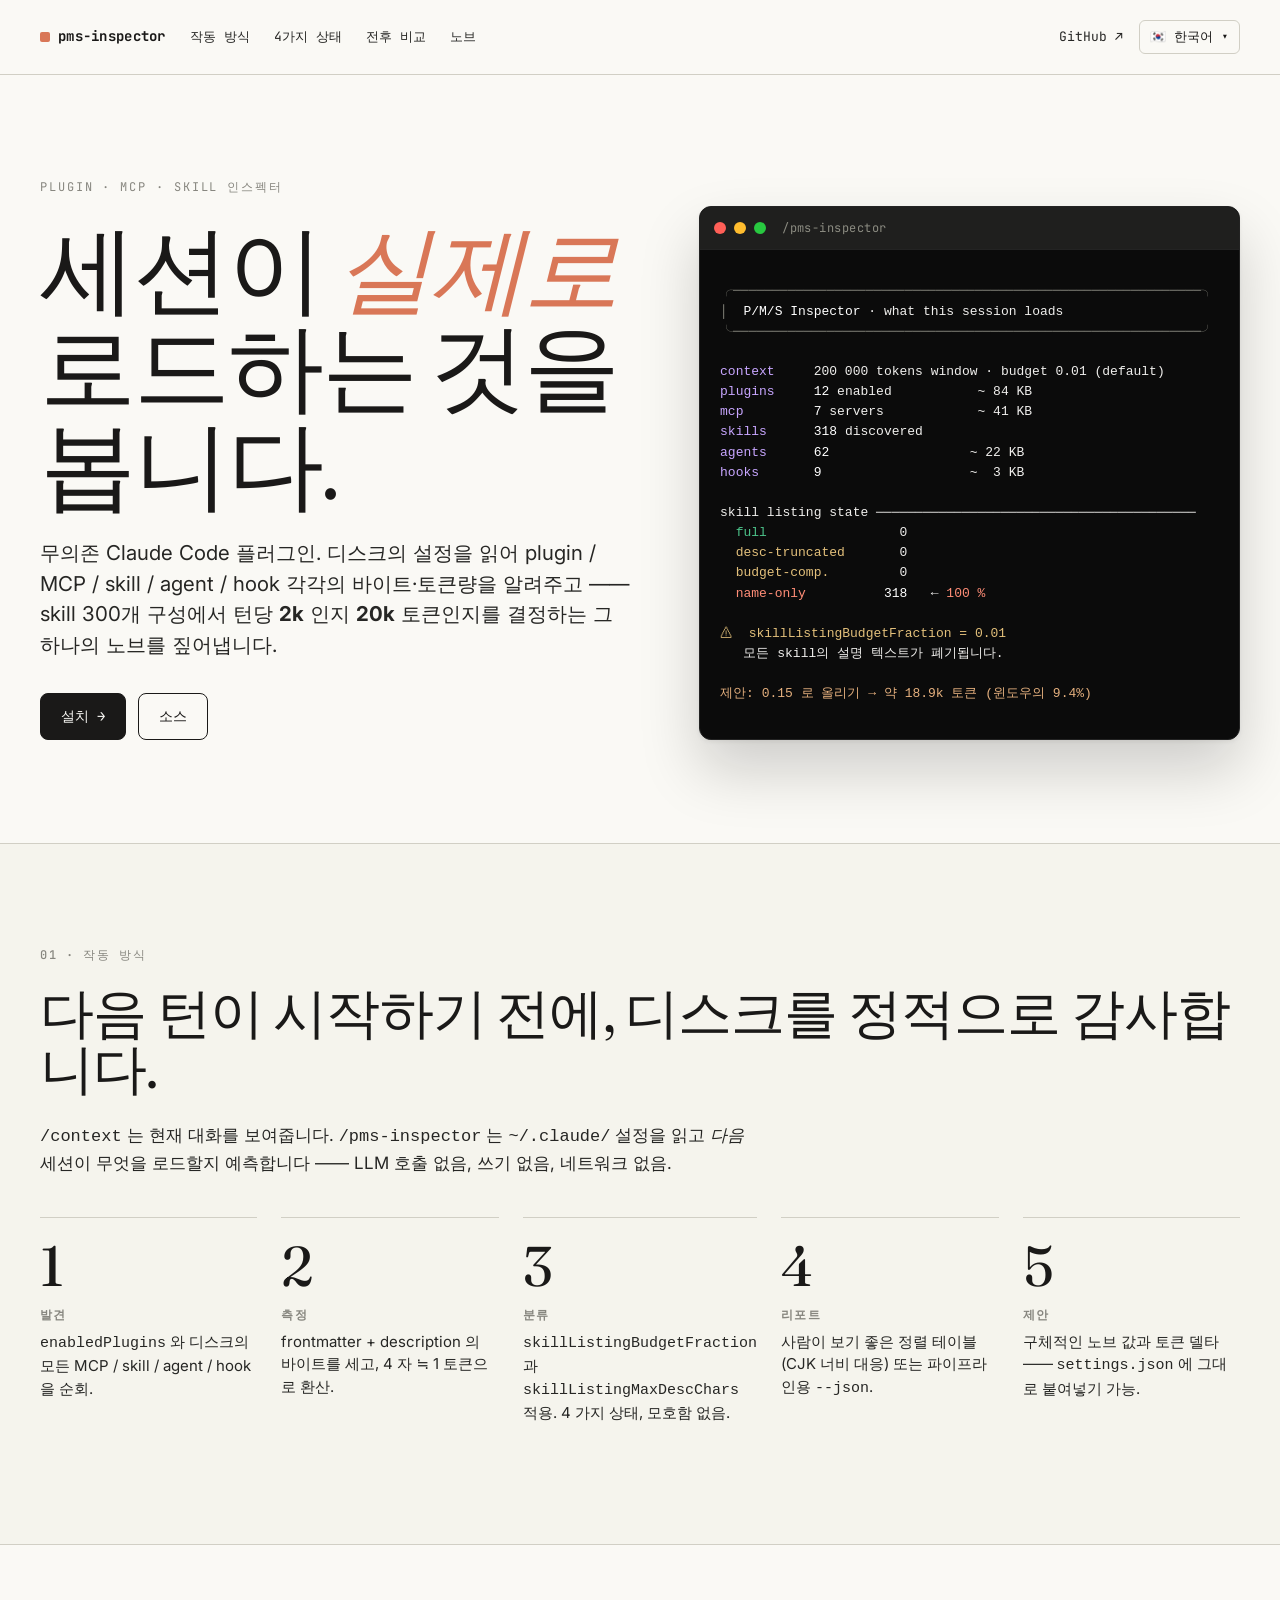
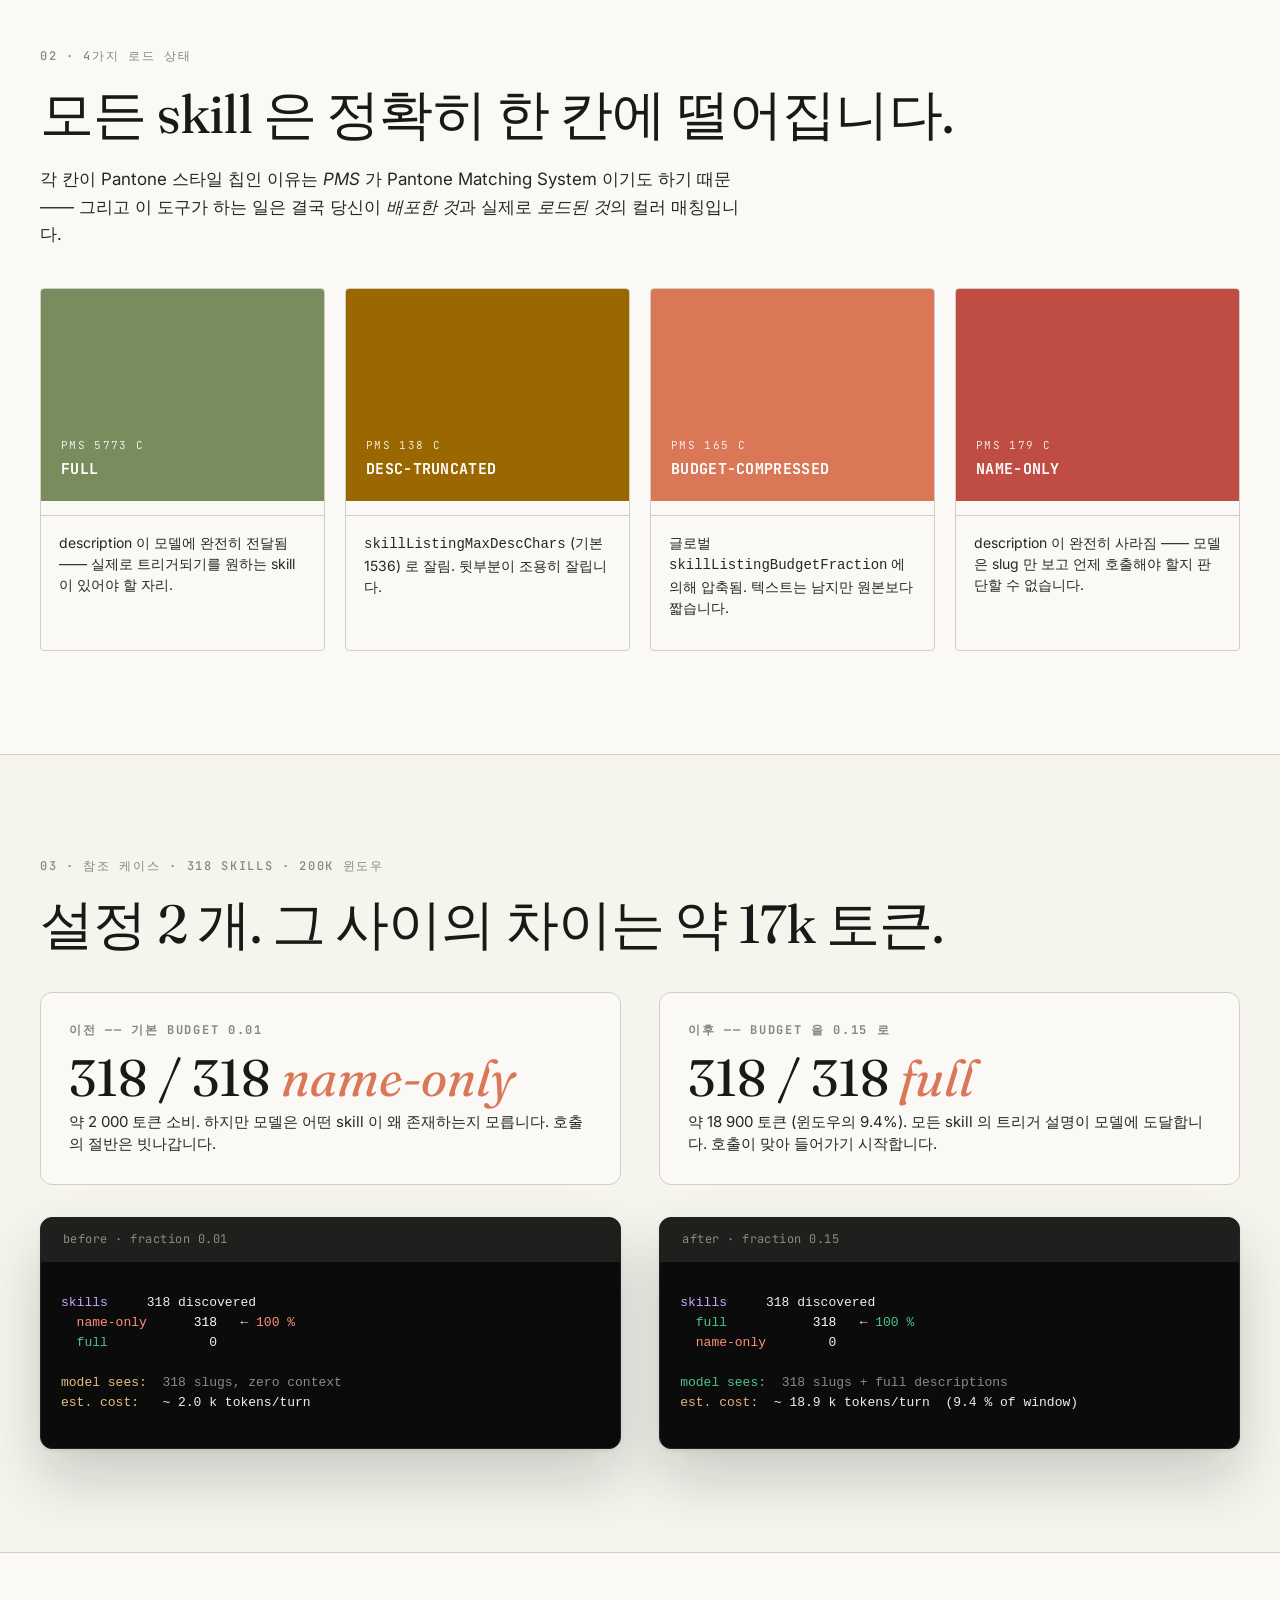
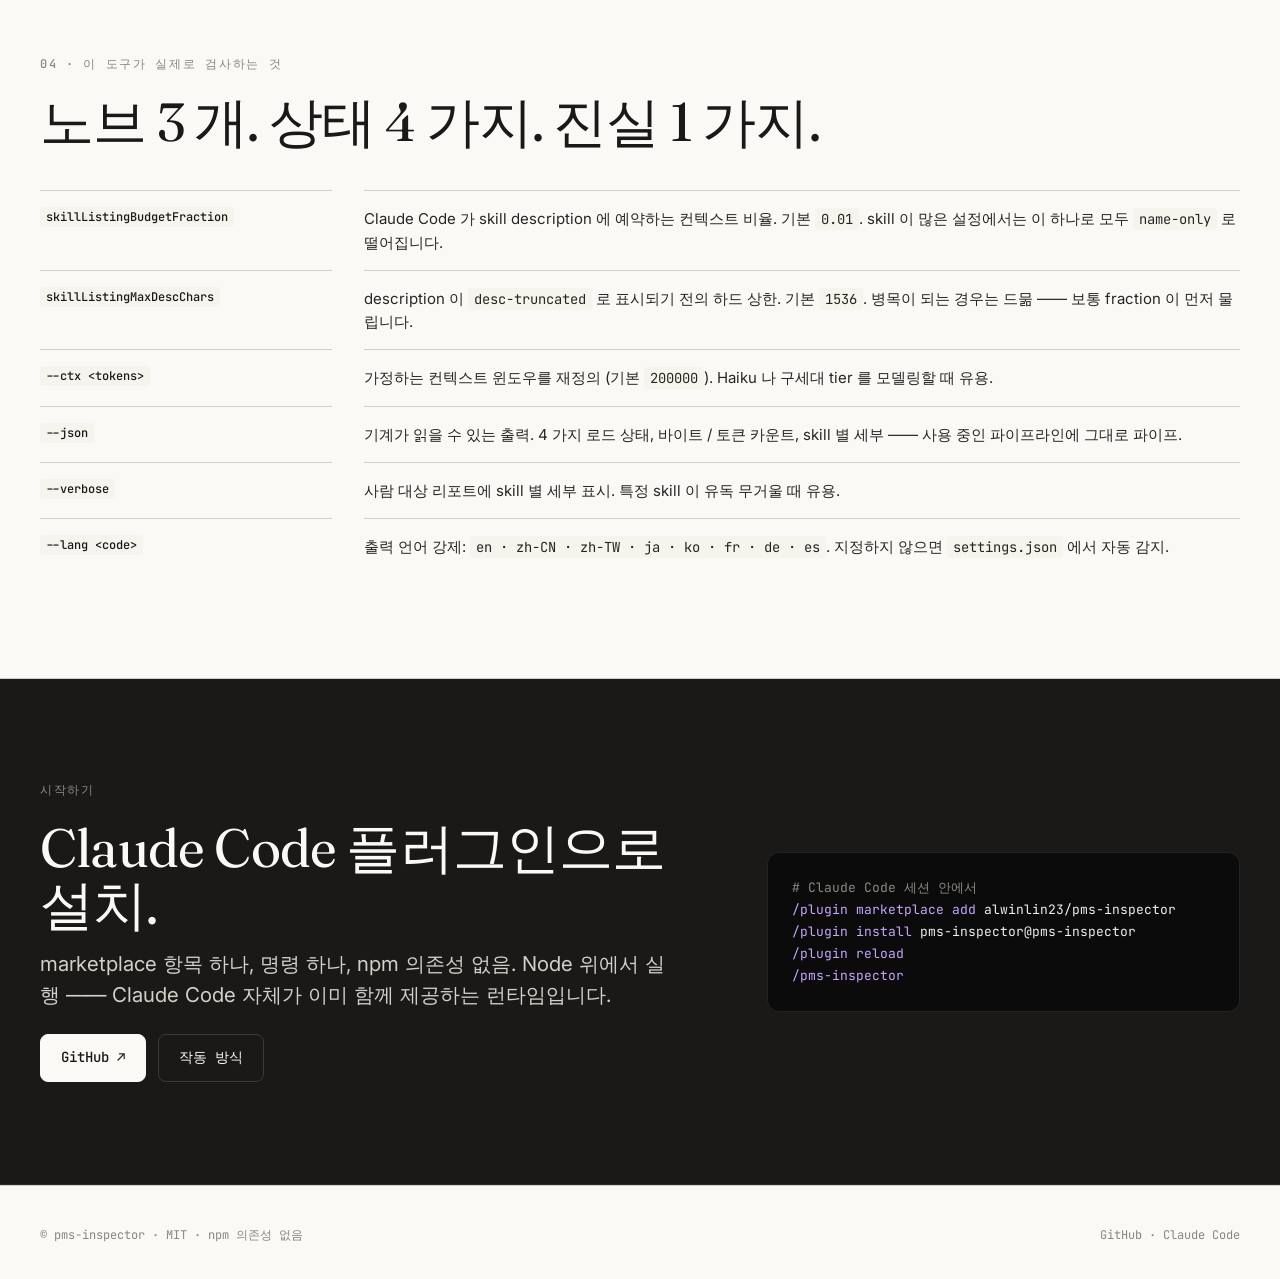
<file: docs/ko.html>
<!DOCTYPE html>
<!--
  docs/_template.html — single HTML master for 8 localized pages.
  Rendered by docs/_build.mjs from docs/_i18n.json.
  DO NOT edit the generated docs/{index,zh-CN,zh-TW,ja,ko,fr,de,es}.html by hand;
  edit this template or _i18n.json and re-run `node docs/_build.mjs`.

  Placeholder syntax (double-braces, shown here with a zero-width space so the
  build renderer does not mistake this comment for a real placeholder):
    ​{​{key​}​}          → i18n[lang][key]   (raw HTML value; renderer does not escape)
    ​{​{a.b.c​}​}        → dot-path lookup
    ​{​{langDropdown​}​} → pre-rendered 8-item language menu (current language marked)
-->
<html lang="ko">
<head>
<meta charset="UTF-8">
<meta name="viewport" content="width=device-width, initial-scale=1.0">
<title>pms-inspector — Claude Code 세션이 실제로 로드하는 것을 확인하세요</title>
<meta name="description" content="시스템 프롬프트를 정적으로 감사하는 무의존 Claude Code 플러그인: plugins / MCP / skills / agents / hooks 를 바이트·토큰 계산과 원클릭 튜닝 제안과 함께 표시.">
<meta property="og:title" content="pms-inspector — Claude Code 세션이 실제로 로드하는 것을 확인하세요">
<meta property="og:description" content="시스템 프롬프트를 정적으로 감사하는 무의존 Claude Code 플러그인. 바이트 / 토큰 계산과 원클릭 튜닝 제안 포함.">
<meta property="og:type" content="website">
<meta property="og:url" content="https://alwinlin23.github.io/pms-inspector/ko.html">
<link rel="canonical" href="https://alwinlin23.github.io/pms-inspector/ko.html">
<link rel="alternate" hreflang="en" href="https://alwinlin23.github.io/pms-inspector/">
<link rel="alternate" hreflang="zh-CN" href="https://alwinlin23.github.io/pms-inspector/zh-CN.html">
<link rel="alternate" hreflang="zh-TW" href="https://alwinlin23.github.io/pms-inspector/zh-TW.html">
<link rel="alternate" hreflang="ja" href="https://alwinlin23.github.io/pms-inspector/ja.html">
<link rel="alternate" hreflang="ko" href="https://alwinlin23.github.io/pms-inspector/ko.html">
<link rel="alternate" hreflang="fr" href="https://alwinlin23.github.io/pms-inspector/fr.html">
<link rel="alternate" hreflang="de" href="https://alwinlin23.github.io/pms-inspector/de.html">
<link rel="alternate" hreflang="es" href="https://alwinlin23.github.io/pms-inspector/es.html">
<link rel="alternate" hreflang="x-default" href="https://alwinlin23.github.io/pms-inspector/">
<link rel="icon" href="data:image/svg+xml,%3Csvg xmlns='http://www.w3.org/2000/svg' viewBox='0 0 64 64'%3E%3Ctext x='50%25' y='50%25' font-size='52' text-anchor='middle' dominant-baseline='central'%3E%F0%9F%94%8D%3C/text%3E%3C/svg%3E">
<link rel="stylesheet" href="./style.css">
</head>
<body>

<nav class="nav" aria-label="Primary">
  <div class="nav-inner">
    <a class="brand-mark" href="./">pms&#8209;inspector</a>
    <a class="nav-link" href="#how">작동 방식</a>
    <a class="nav-link" href="#signature">4가지 상태</a>
    <a class="nav-link" href="#before-after">전후 비교</a>
    <a class="nav-link" href="#tune">노브</a>
    <div class="nav-right">
      <a class="nav-link" href="https://github.com/alwinlin23/pms-inspector" target="_blank" rel="noopener">GitHub ↗</a>
      <div class="lang" id="lang">
        <button class="lang-btn" aria-haspopup="listbox" aria-expanded="false">
          <span aria-hidden="true">🇰🇷</span><span>한국어</span><span aria-hidden="true">▾</span>
        </button>
        <div class="lang-menu" role="listbox">
          <a href="./" hreflang="en"><span aria-hidden="true">🇺🇸</span> English</a>
          <a href="./zh-CN.html" hreflang="zh-CN"><span aria-hidden="true">🇨🇳</span> 简体中文</a>
          <a href="./zh-TW.html" hreflang="zh-TW"><span aria-hidden="true">🇨🇳</span> 繁體中文</a>
          <a href="./ja.html" hreflang="ja"><span aria-hidden="true">🇯🇵</span> 日本語</a>
          <a class="current" href="./ko.html"><span aria-hidden="true">🇰🇷</span> 한국어</a>
          <a href="./fr.html" hreflang="fr"><span aria-hidden="true">🇫🇷</span> Français</a>
          <a href="./de.html" hreflang="de"><span aria-hidden="true">🇩🇪</span> Deutsch</a>
          <a href="./es.html" hreflang="es"><span aria-hidden="true">🇪🇸</span> Español</a>
        </div>
      </div>
    </div>
  </div>
</nav>

<section class="band">
  <div class="inner">
    <div class="hero">
      <div class="hero-copy">
        <p class="kicker">Plugin · MCP · Skill 인스펙터</p>
        <h1 class="h-display">세션이 <em>실제로</em> 로드하는 것을 봅니다.</h1>
        <p class="lede">무의존 Claude Code 플러그인. 디스크의 설정을 읽어 plugin / MCP / skill / agent / hook 각각의 바이트·토큰량을 알려주고 —— skill 300개 구성에서 턴당 <strong>2k</strong> 인지 <strong>20k</strong> 토큰인지를 결정하는 그 하나의 노브를 짚어냅니다.</p>
        <div class="hero-cta">
          <a class="btn" href="#install">설치 →</a>
          <a class="btn btn--ghost" href="https://github.com/alwinlin23/pms-inspector" target="_blank" rel="noopener">소스</a>
        </div>
      </div>

      <div class="term" aria-label="pms-inspector sample output">
        <div class="term-chrome" aria-hidden="true">
          <span class="term-dot" style="background:#ff5f57"></span>
          <span class="term-dot" style="background:#febc2e"></span>
          <span class="term-dot" style="background:#28c840"></span>
          <span class="term-title">/pms-inspector</span>
        </div>
<pre class="term-body"><span class="comment">╭────────────────────────────────────────────────────────────╮</span>
<span class="comment">│</span>  <b>P/M/S Inspector</b> · what this session loads
<span class="comment">╰────────────────────────────────────────────────────────────╯</span>

<span class="prompt">context   </span>  200 000 tokens window · budget 0.01 (default)
<span class="prompt">plugins   </span>  <b>12</b> enabled           ~ 84 KB
<span class="prompt">mcp       </span>  <b>7</b> servers            ~ 41 KB
<span class="prompt">skills    </span>  <b>318</b> discovered
<span class="prompt">agents    </span>  <b>62</b>                  ~ 22 KB
<span class="prompt">hooks     </span>  <b>9</b>                   ~  3 KB

skill listing state ─────────────────────────────────────────
  <span class="ok">full           </span>      0
  <span class="warn">desc-truncated </span>      0
  <span class="warn">budget-comp.   </span>      0
  <span class="bad">name-only      </span>    <b>318</b>   ← <span class="bad">100 %</span>

<span class="warn">⚠  skillListingBudgetFraction = 0.01</span>
   모든 skill의 설명 텍스트가 폐기됩니다.

<span class="accent">제안: 0.15 로 올리기 → 약 18.9k 토큰 (윈도우의 9.4%)</span>
</pre>
      </div>
    </div>
  </div>
</section>

<section class="band band--tint" id="how">
  <div class="inner">
    <p class="eyebrow">01 · 작동 방식</p>
    <h2 class="h-section">다음 턴이 시작하기 전에, 디스크를 정적으로 감사합니다.</h2>
    <p class="body-p" style="max-width:720px"><code>/context</code> 는 현재 대화를 보여줍니다. <code>/pms-inspector</code> 는 <code>~/.claude/</code> 설정을 읽고 <em>다음</em> 세션이 무엇을 로드할지 예측합니다 —— LLM 호출 없음, 쓰기 없음, 네트워크 없음.</p>

    <ol class="method" style="list-style:none;padding:0">
      <li class="method-step"><p class="n">1</p><h4>발견</h4><p><code>enabledPlugins</code> 와 디스크의 모든 MCP / skill / agent / hook 을 순회.</p></li>
      <li class="method-step"><p class="n">2</p><h4>측정</h4><p>frontmatter + description 의 바이트를 세고, 4 자 ≒ 1 토큰으로 환산.</p></li>
      <li class="method-step"><p class="n">3</p><h4>분류</h4><p><code>skillListingBudgetFraction</code> 과 <code>skillListingMaxDescChars</code> 적용. 4 가지 상태, 모호함 없음.</p></li>
      <li class="method-step"><p class="n">4</p><h4>리포트</h4><p>사람이 보기 좋은 정렬 테이블 (CJK 너비 대응) 또는 파이프라인용 <code>--json</code>.</p></li>
      <li class="method-step"><p class="n">5</p><h4>제안</h4><p>구체적인 노브 값과 토큰 델타 —— <code>settings.json</code> 에 그대로 붙여넣기 가능.</p></li>
    </ol>
  </div>
</section>

<section class="band" id="signature">
  <div class="inner">
    <p class="eyebrow">02 · 4가지 로드 상태</p>
    <h2 class="h-section">모든 skill 은 정확히 한 칸에 떨어집니다.</h2>
    <p class="body-p" style="max-width:720px">각 칸이 Pantone 스타일 칩인 이유는 <em>PMS</em> 가 Pantone Matching System 이기도 하기 때문 —— 그리고 이 도구가 하는 일은 결국 당신이 <em>배포한 것</em>과 실제로 <em>로드된 것</em>의 컬러 매칭입니다.</p>

    <div class="swatches">
      <article class="pms-swatch pms-swatch--full">
        <div class="pms-chip"><span class="pms-code">PMS 5773 C</span><span class="pms-state">FULL</span></div>
        <p class="pms-desc">description 이 모델에 완전히 전달됨 —— 실제로 트리거되기를 원하는 skill 이 있어야 할 자리.</p>
      </article>
      <article class="pms-swatch pms-swatch--trunc">
        <div class="pms-chip"><span class="pms-code">PMS 138 C</span><span class="pms-state">DESC-TRUNCATED</span></div>
        <p class="pms-desc"><code>skillListingMaxDescChars</code> (기본 1536) 로 잘림. 뒷부분이 조용히 잘립니다.</p>
      </article>
      <article class="pms-swatch pms-swatch--comp">
        <div class="pms-chip"><span class="pms-code">PMS 165 C</span><span class="pms-state">BUDGET-COMPRESSED</span></div>
        <p class="pms-desc">글로벌 <code>skillListingBudgetFraction</code> 에 의해 압축됨. 텍스트는 남지만 원본보다 짧습니다.</p>
      </article>
      <article class="pms-swatch pms-swatch--name">
        <div class="pms-chip"><span class="pms-code">PMS 179 C</span><span class="pms-state">NAME-ONLY</span></div>
        <p class="pms-desc">description 이 완전히 사라짐 —— 모델은 slug 만 보고 언제 호출해야 할지 판단할 수 없습니다.</p>
      </article>
    </div>
  </div>
</section>

<section class="band band--tint" id="before-after">
  <div class="inner">
    <p class="eyebrow">03 · 참조 케이스 · 318 skills · 200k 윈도우</p>
    <h2 class="h-section">설정 2 개. 그 사이의 차이는 약 17k 토큰.</h2>

    <div class="two-cost">
      <div class="cost">
        <h4>이전 —— 기본 budget 0.01</h4>
        <p class="big">318&nbsp;/&nbsp;318 <em>name-only</em></p>
        <p>약 2 000 토큰 소비. 하지만 모델은 어떤 skill 이 왜 존재하는지 모릅니다. 호출의 절반은 빗나갑니다.</p>
      </div>
      <div class="cost">
        <h4>이후 —— budget 을 0.15 로</h4>
        <p class="big">318&nbsp;/&nbsp;318 <em>full</em></p>
        <p>약 18 900 토큰 (윈도우의 9.4%). 모든 skill 의 트리거 설명이 모델에 도달합니다. 호출이 맞아 들어가기 시작합니다.</p>
      </div>
    </div>

    <div class="two-cost" style="margin-top:32px">
      <div class="term" aria-label="이전 —— 기본 budget 0.01">
        <div class="term-chrome"><span class="term-title">before · fraction 0.01</span></div>
<pre class="term-body"><span class="prompt">skills   </span>  318 discovered
  <span class="bad">name-only    </span>  <b>318</b>   ← <span class="bad">100 %</span>
  <span class="ok">full         </span>    0

<span class="warn">model sees:</span>  <span class="comment">318 slugs, zero context</span>
<span class="warn">est. cost:</span>   ~ 2.0 k tokens/turn
</pre>
      </div>
      <div class="term" aria-label="이후 —— budget 을 0.15 로">
        <div class="term-chrome"><span class="term-title">after · fraction 0.15</span></div>
<pre class="term-body"><span class="prompt">skills   </span>  318 discovered
  <span class="ok">full         </span>  <b>318</b>   ← <span class="ok">100 %</span>
  <span class="bad">name-only    </span>    0

<span class="ok">model sees:</span>  <span class="comment">318 slugs + full descriptions</span>
<span class="accent">est. cost:</span>  ~ 18.9 k tokens/turn  (9.4 % of window)
</pre>
      </div>
    </div>
  </div>
</section>

<section class="band" id="tune">
  <div class="inner">
    <p class="eyebrow">04 · 이 도구가 실제로 검사하는 것</p>
    <h2 class="h-section">노브 3 개. 상태 4 가지. 진실 1 가지.</h2>

    <dl class="kv">
      <dt><code>skillListingBudgetFraction</code></dt>
      <dd>Claude Code 가 skill description 에 예약하는 컨텍스트 비율. 기본 <code>0.01</code>. skill 이 많은 설정에서는 이 하나로 모두 <code>name-only</code> 로 떨어집니다.</dd>

      <dt><code>skillListingMaxDescChars</code></dt>
      <dd>description 이 <code>desc-truncated</code> 로 표시되기 전의 하드 상한. 기본 <code>1536</code>. 병목이 되는 경우는 드묾 —— 보통 fraction 이 먼저 물립니다.</dd>

      <dt><code>--ctx &lt;tokens&gt;</code></dt>
      <dd>가정하는 컨텍스트 윈도우를 재정의 (기본 <code>200000</code>). Haiku 나 구세대 tier 를 모델링할 때 유용.</dd>

      <dt><code>--json</code></dt>
      <dd>기계가 읽을 수 있는 출력. 4 가지 로드 상태, 바이트 / 토큰 카운트, skill 별 세부 —— 사용 중인 파이프라인에 그대로 파이프.</dd>

      <dt><code>--verbose</code></dt>
      <dd>사람 대상 리포트에 skill 별 세부 표시. 특정 skill 이 유독 무거울 때 유용.</dd>

      <dt><code>--lang &lt;code&gt;</code></dt>
      <dd>출력 언어 강제: <code>en · zh-CN · zh-TW · ja · ko · fr · de · es</code>. 지정하지 않으면 <code>settings.json</code> 에서 자동 감지.</dd>
    </dl>
  </div>
</section>

<section class="band band--dark" id="install">
  <div class="inner">
    <div class="cta-band">
      <div class="cta-copy">
        <p class="eyebrow">시작하기</p>
        <h2 class="h-section">Claude Code 플러그인으로 설치.</h2>
        <p class="lede">marketplace 항목 하나, 명령 하나, npm 의존성 없음. Node 위에서 실행 —— Claude Code 자체가 이미 함께 제공하는 런타임입니다.</p>
        <div class="hero-cta">
          <a class="btn" href="https://github.com/alwinlin23/pms-inspector" target="_blank" rel="noopener">GitHub ↗</a>
          <a class="btn btn--ghost" href="#how">작동 방식</a>
        </div>
      </div>
<pre class="cta-code"><span class="comment"># Claude Code 세션 안에서</span>
<span class="prompt">/plugin marketplace add</span> alwinlin23/pms-inspector
<span class="prompt">/plugin install</span> pms-inspector@pms-inspector
<span class="prompt">/plugin reload</span>
<span class="prompt">/pms-inspector</span>
</pre>
    </div>
  </div>
</section>

<footer class="foot">
  <div class="foot-inner">
    <span>© pms-inspector · MIT · npm 의존성 없음</span>
    <span class="foot-right">
      <a href="https://github.com/alwinlin23/pms-inspector" target="_blank" rel="noopener">GitHub</a> ·
      <a href="https://claude.com/product/claude-code" target="_blank" rel="noopener">Claude Code</a>
    </span>
  </div>
</footer>

<script>
document.addEventListener('click', function (e) {
  document.querySelectorAll('.lang').forEach(function (el) {
    var inside = el.contains(e.target);
    var onBtn  = e.target.closest && e.target.closest('.lang-btn');
    if (inside && onBtn) { el.classList.toggle('open'); }
    else if (!inside)    { el.classList.remove('open'); }
  });
});
</script>

</body>
</html>
</file>
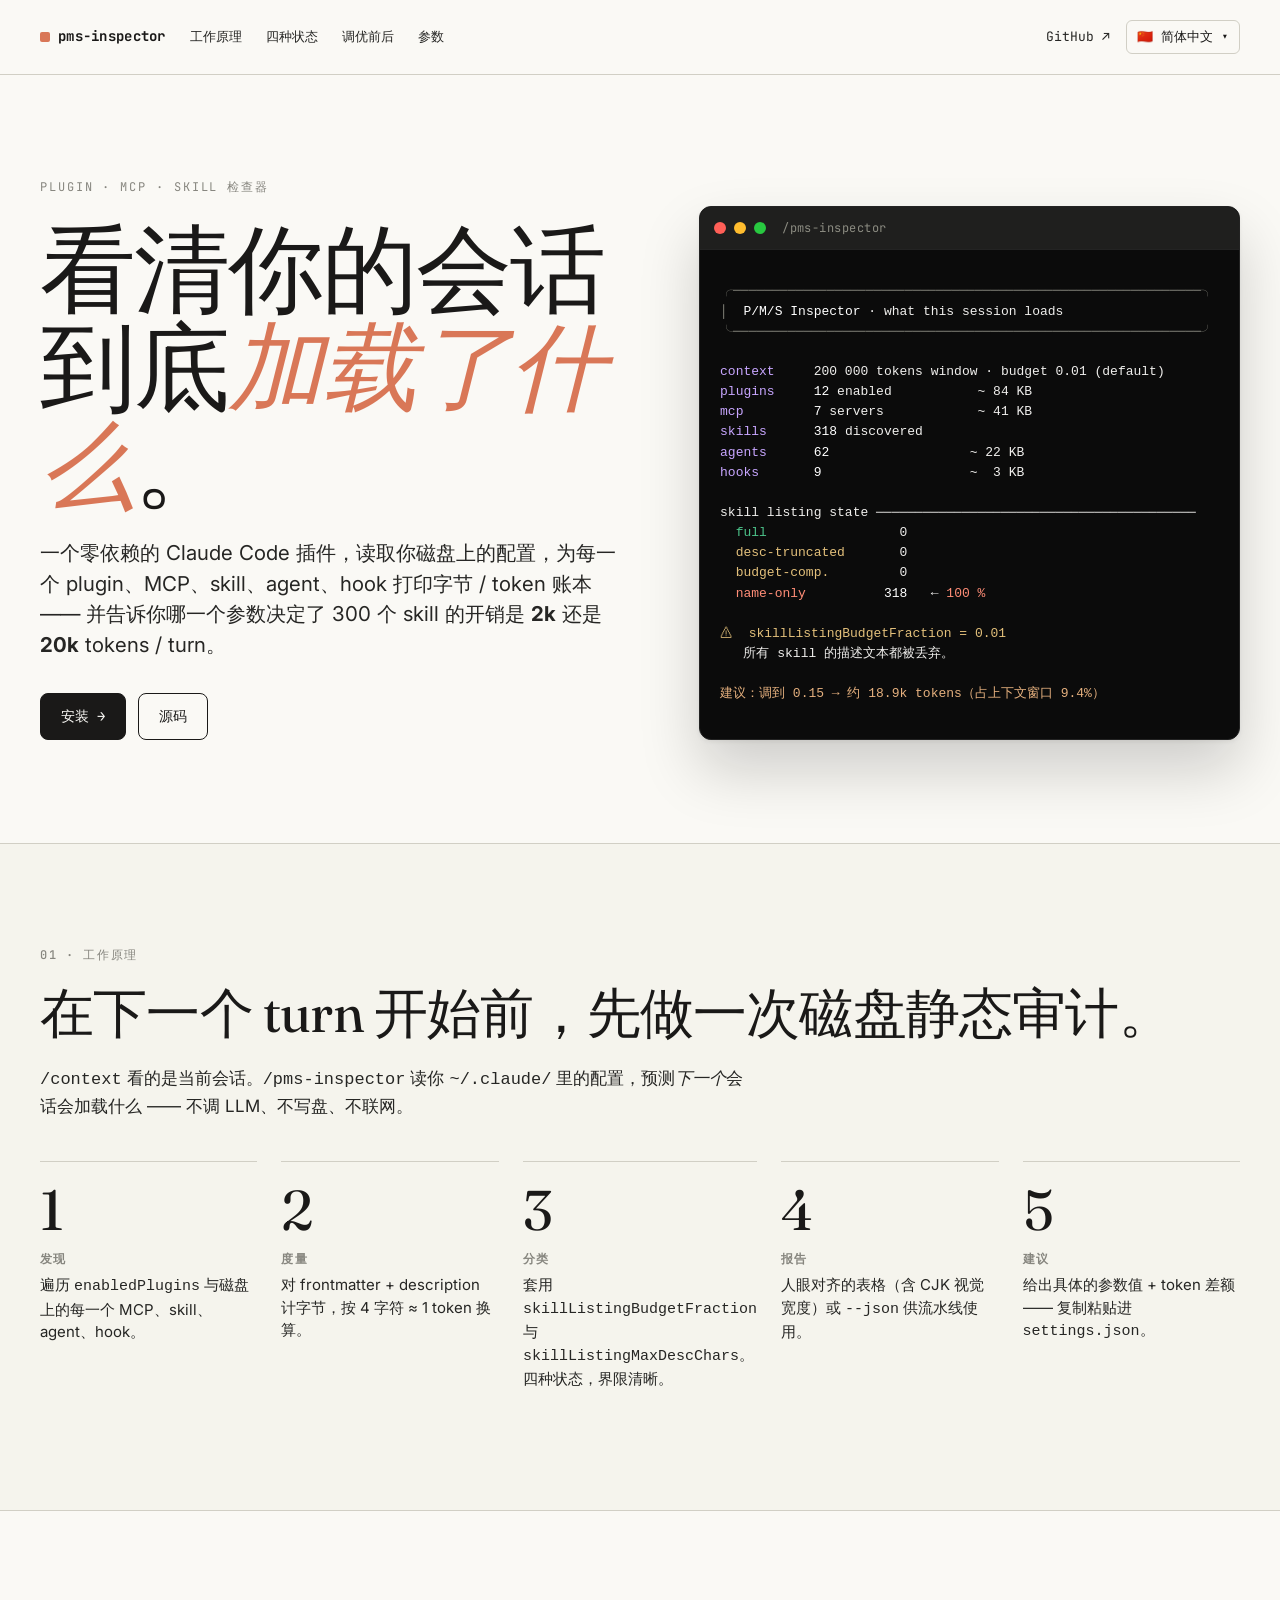
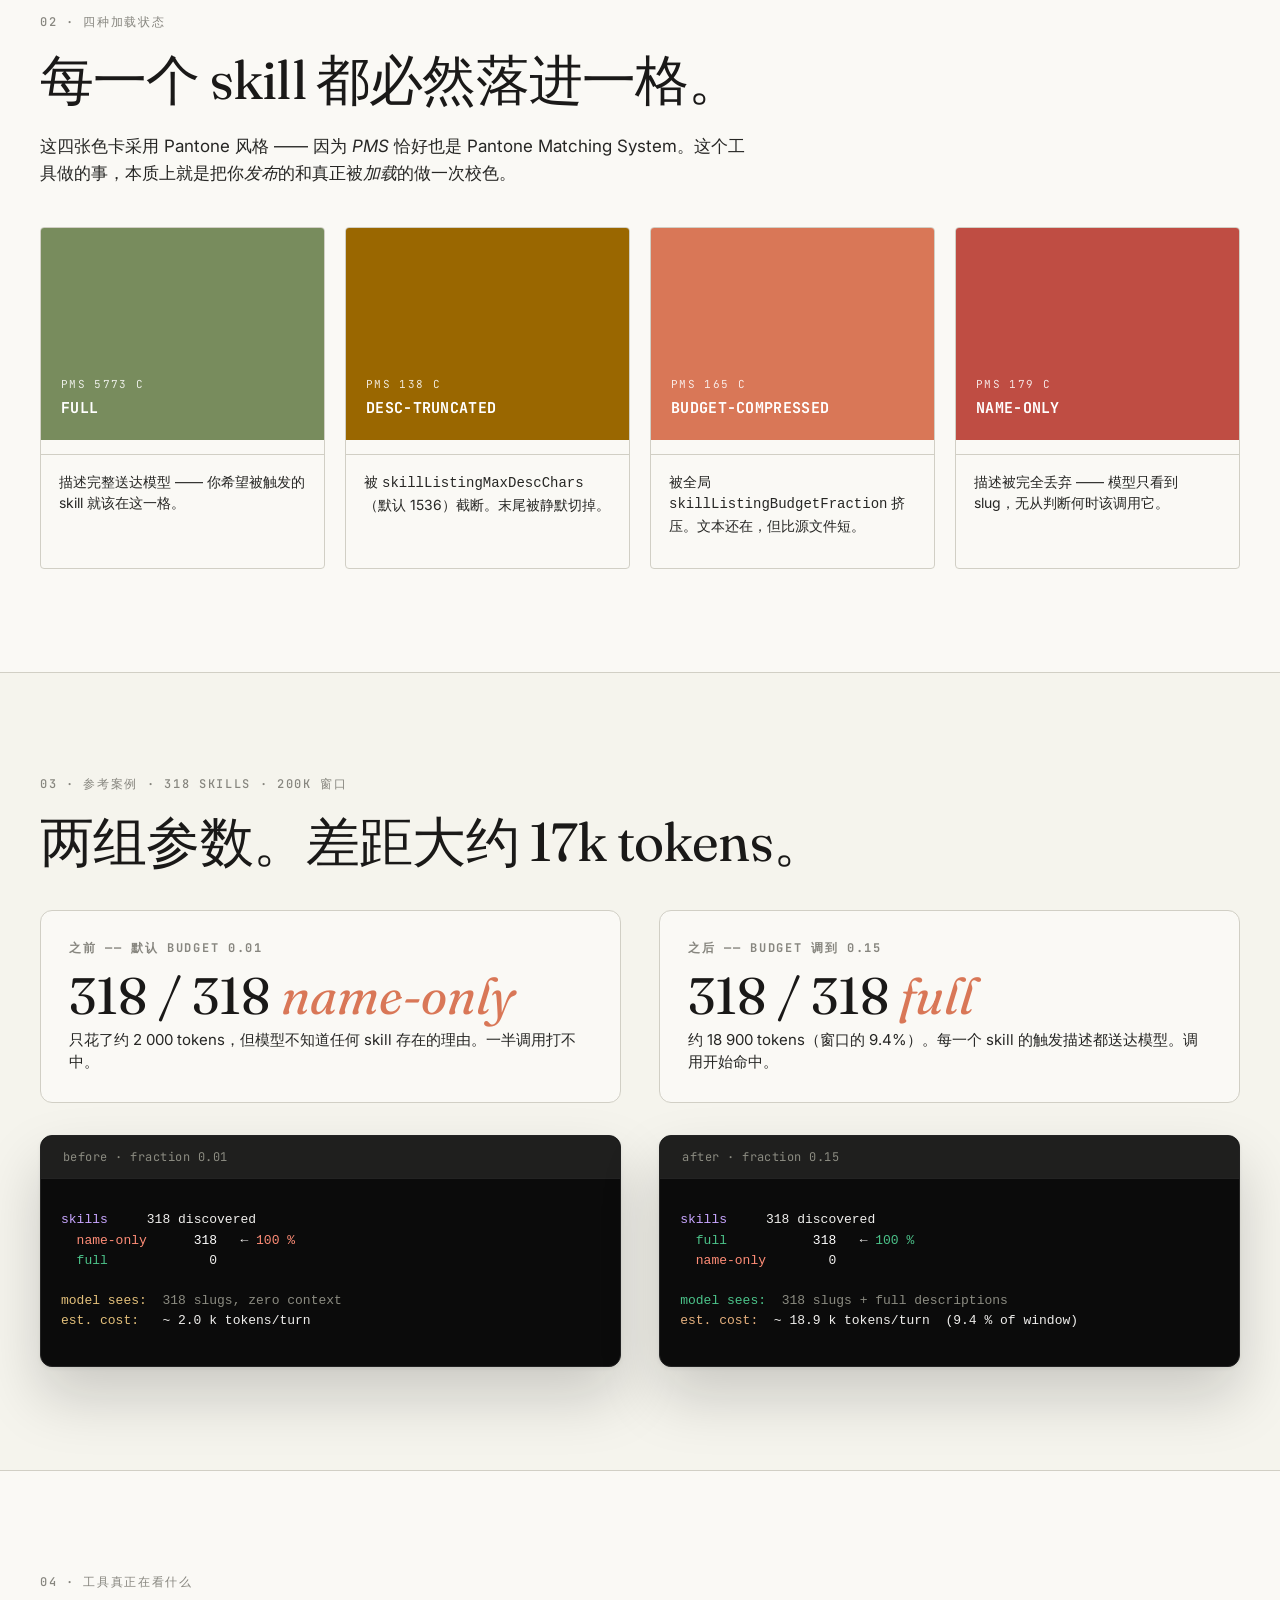
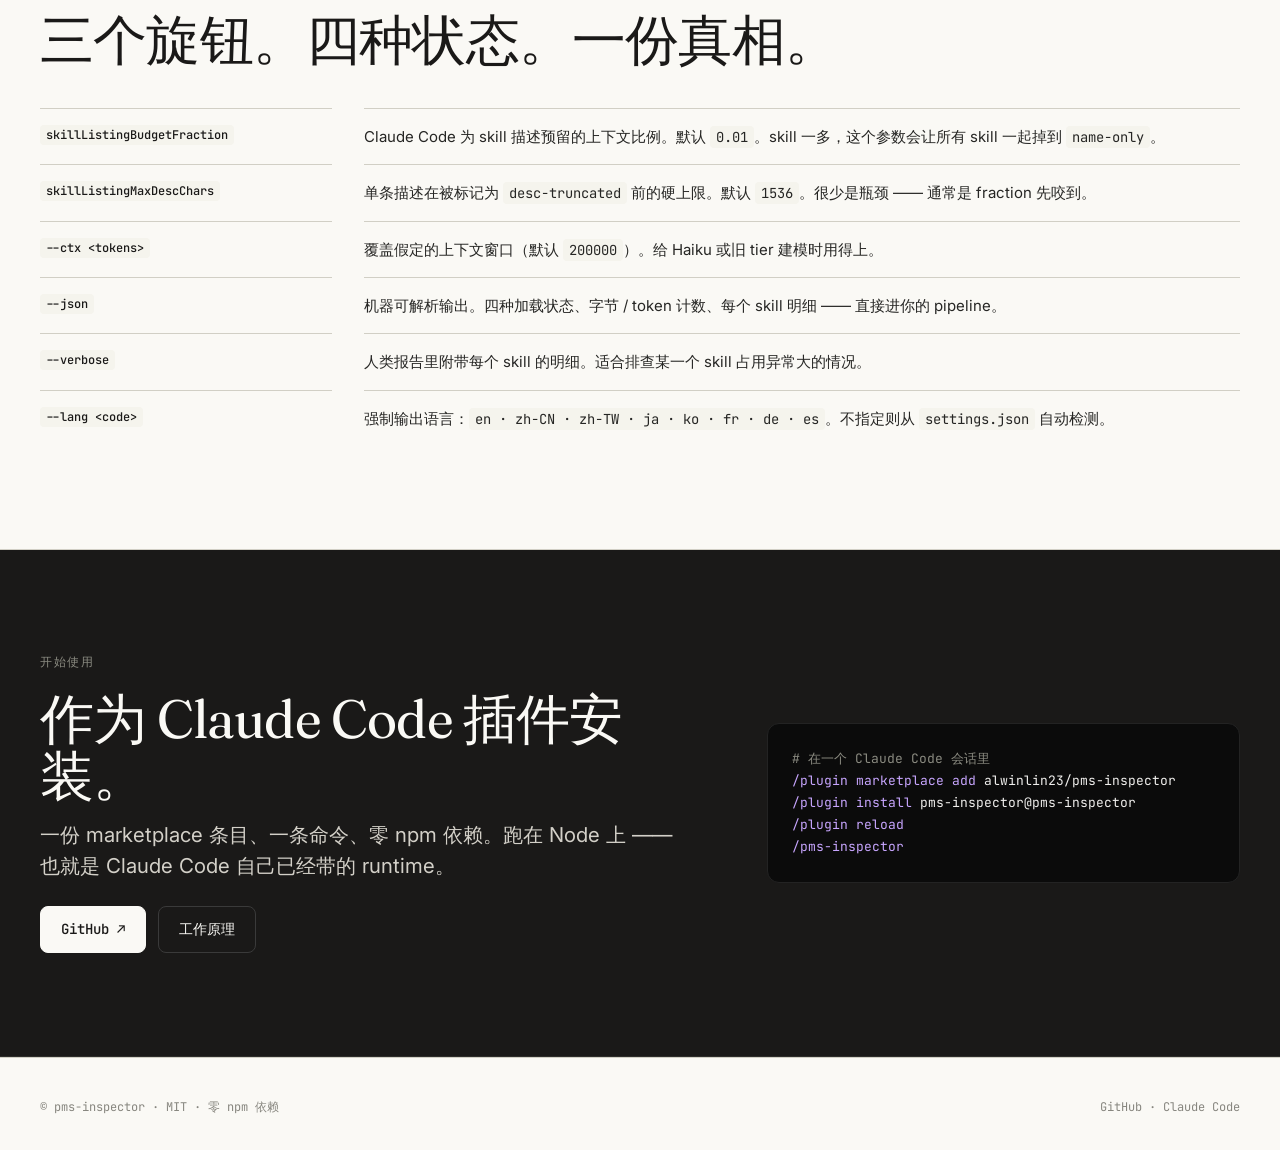
<file: docs/zh-CN.html>
<!DOCTYPE html>
<!--
  docs/_template.html — single HTML master for 8 localized pages.
  Rendered by docs/_build.mjs from docs/_i18n.json.
  DO NOT edit the generated docs/{index,zh-CN,zh-TW,ja,ko,fr,de,es}.html by hand;
  edit this template or _i18n.json and re-run `node docs/_build.mjs`.

  Placeholder syntax (double-braces, shown here with a zero-width space so the
  build renderer does not mistake this comment for a real placeholder):
    ​{​{key​}​}          → i18n[lang][key]   (raw HTML value; renderer does not escape)
    ​{​{a.b.c​}​}        → dot-path lookup
    ​{​{langDropdown​}​} → pre-rendered 8-item language menu (current language marked)
-->
<html lang="zh-CN">
<head>
<meta charset="UTF-8">
<meta name="viewport" content="width=device-width, initial-scale=1.0">
<title>pms-inspector — 看清你的 Claude Code 会话到底加载了什么</title>
<meta name="description" content="零依赖的 Claude Code 插件，静态审计系统提示：plugins、MCP、skills、agents、hooks —— 附带字节 / token 计算与一键调优建议。">
<meta property="og:title" content="pms-inspector — 看清你的 Claude Code 会话到底加载了什么">
<meta property="og:description" content="零依赖的 Claude Code 插件，静态审计系统提示，附带字节 / token 计算与一键调优建议。">
<meta property="og:type" content="website">
<meta property="og:url" content="https://alwinlin23.github.io/pms-inspector/zh-CN.html">
<link rel="canonical" href="https://alwinlin23.github.io/pms-inspector/zh-CN.html">
<link rel="alternate" hreflang="en" href="https://alwinlin23.github.io/pms-inspector/">
<link rel="alternate" hreflang="zh-CN" href="https://alwinlin23.github.io/pms-inspector/zh-CN.html">
<link rel="alternate" hreflang="zh-TW" href="https://alwinlin23.github.io/pms-inspector/zh-TW.html">
<link rel="alternate" hreflang="ja" href="https://alwinlin23.github.io/pms-inspector/ja.html">
<link rel="alternate" hreflang="ko" href="https://alwinlin23.github.io/pms-inspector/ko.html">
<link rel="alternate" hreflang="fr" href="https://alwinlin23.github.io/pms-inspector/fr.html">
<link rel="alternate" hreflang="de" href="https://alwinlin23.github.io/pms-inspector/de.html">
<link rel="alternate" hreflang="es" href="https://alwinlin23.github.io/pms-inspector/es.html">
<link rel="alternate" hreflang="x-default" href="https://alwinlin23.github.io/pms-inspector/">
<link rel="icon" href="data:image/svg+xml,%3Csvg xmlns='http://www.w3.org/2000/svg' viewBox='0 0 64 64'%3E%3Ctext x='50%25' y='50%25' font-size='52' text-anchor='middle' dominant-baseline='central'%3E%F0%9F%94%8D%3C/text%3E%3C/svg%3E">
<link rel="stylesheet" href="./style.css">
</head>
<body>

<nav class="nav" aria-label="Primary">
  <div class="nav-inner">
    <a class="brand-mark" href="./">pms&#8209;inspector</a>
    <a class="nav-link" href="#how">工作原理</a>
    <a class="nav-link" href="#signature">四种状态</a>
    <a class="nav-link" href="#before-after">调优前后</a>
    <a class="nav-link" href="#tune">参数</a>
    <div class="nav-right">
      <a class="nav-link" href="https://github.com/alwinlin23/pms-inspector" target="_blank" rel="noopener">GitHub ↗</a>
      <div class="lang" id="lang">
        <button class="lang-btn" aria-haspopup="listbox" aria-expanded="false">
          <span aria-hidden="true">🇨🇳</span><span>简体中文</span><span aria-hidden="true">▾</span>
        </button>
        <div class="lang-menu" role="listbox">
          <a href="./" hreflang="en"><span aria-hidden="true">🇺🇸</span> English</a>
          <a class="current" href="./zh-CN.html"><span aria-hidden="true">🇨🇳</span> 简体中文</a>
          <a href="./zh-TW.html" hreflang="zh-TW"><span aria-hidden="true">🇨🇳</span> 繁體中文</a>
          <a href="./ja.html" hreflang="ja"><span aria-hidden="true">🇯🇵</span> 日本語</a>
          <a href="./ko.html" hreflang="ko"><span aria-hidden="true">🇰🇷</span> 한국어</a>
          <a href="./fr.html" hreflang="fr"><span aria-hidden="true">🇫🇷</span> Français</a>
          <a href="./de.html" hreflang="de"><span aria-hidden="true">🇩🇪</span> Deutsch</a>
          <a href="./es.html" hreflang="es"><span aria-hidden="true">🇪🇸</span> Español</a>
        </div>
      </div>
    </div>
  </div>
</nav>

<section class="band">
  <div class="inner">
    <div class="hero">
      <div class="hero-copy">
        <p class="kicker">Plugin · MCP · Skill 检查器</p>
        <h1 class="h-display">看清你的会话到底<em>加载了什么</em>。</h1>
        <p class="lede">一个零依赖的 Claude Code 插件，读取你磁盘上的配置，为每一个 plugin、MCP、skill、agent、hook 打印字节 / token 账本 —— 并告诉你哪一个参数决定了 300 个 skill 的开销是 <strong>2k</strong> 还是 <strong>20k</strong> tokens / turn。</p>
        <div class="hero-cta">
          <a class="btn" href="#install">安装 →</a>
          <a class="btn btn--ghost" href="https://github.com/alwinlin23/pms-inspector" target="_blank" rel="noopener">源码</a>
        </div>
      </div>

      <div class="term" aria-label="pms-inspector sample output">
        <div class="term-chrome" aria-hidden="true">
          <span class="term-dot" style="background:#ff5f57"></span>
          <span class="term-dot" style="background:#febc2e"></span>
          <span class="term-dot" style="background:#28c840"></span>
          <span class="term-title">/pms-inspector</span>
        </div>
<pre class="term-body"><span class="comment">╭────────────────────────────────────────────────────────────╮</span>
<span class="comment">│</span>  <b>P/M/S Inspector</b> · what this session loads
<span class="comment">╰────────────────────────────────────────────────────────────╯</span>

<span class="prompt">context   </span>  200 000 tokens window · budget 0.01 (default)
<span class="prompt">plugins   </span>  <b>12</b> enabled           ~ 84 KB
<span class="prompt">mcp       </span>  <b>7</b> servers            ~ 41 KB
<span class="prompt">skills    </span>  <b>318</b> discovered
<span class="prompt">agents    </span>  <b>62</b>                  ~ 22 KB
<span class="prompt">hooks     </span>  <b>9</b>                   ~  3 KB

skill listing state ─────────────────────────────────────────
  <span class="ok">full           </span>      0
  <span class="warn">desc-truncated </span>      0
  <span class="warn">budget-comp.   </span>      0
  <span class="bad">name-only      </span>    <b>318</b>   ← <span class="bad">100 %</span>

<span class="warn">⚠  skillListingBudgetFraction = 0.01</span>
   所有 skill 的描述文本都被丢弃。

<span class="accent">建议：调到 0.15 → 约 18.9k tokens（占上下文窗口 9.4%）</span>
</pre>
      </div>
    </div>
  </div>
</section>

<section class="band band--tint" id="how">
  <div class="inner">
    <p class="eyebrow">01 · 工作原理</p>
    <h2 class="h-section">在下一个 turn 开始前，先做一次磁盘静态审计。</h2>
    <p class="body-p" style="max-width:720px"><code>/context</code> 看的是当前会话。<code>/pms-inspector</code> 读你 <code>~/.claude/</code> 里的配置，预测<em>下一个</em>会话会加载什么 —— 不调 LLM、不写盘、不联网。</p>

    <ol class="method" style="list-style:none;padding:0">
      <li class="method-step"><p class="n">1</p><h4>发现</h4><p>遍历 <code>enabledPlugins</code> 与磁盘上的每一个 MCP、skill、agent、hook。</p></li>
      <li class="method-step"><p class="n">2</p><h4>度量</h4><p>对 frontmatter + description 计字节，按 4 字符 ≈ 1 token 换算。</p></li>
      <li class="method-step"><p class="n">3</p><h4>分类</h4><p>套用 <code>skillListingBudgetFraction</code> 与 <code>skillListingMaxDescChars</code>。四种状态，界限清晰。</p></li>
      <li class="method-step"><p class="n">4</p><h4>报告</h4><p>人眼对齐的表格（含 CJK 视觉宽度）或 <code>--json</code> 供流水线使用。</p></li>
      <li class="method-step"><p class="n">5</p><h4>建议</h4><p>给出具体的参数值 + token 差额 —— 复制粘贴进 <code>settings.json</code>。</p></li>
    </ol>
  </div>
</section>

<section class="band" id="signature">
  <div class="inner">
    <p class="eyebrow">02 · 四种加载状态</p>
    <h2 class="h-section">每一个 skill 都必然落进一格。</h2>
    <p class="body-p" style="max-width:720px">这四张色卡采用 Pantone 风格 —— 因为 <em>PMS</em> 恰好也是 Pantone Matching System。这个工具做的事，本质上就是把你<em>发布</em>的和真正被<em>加载</em>的做一次校色。</p>

    <div class="swatches">
      <article class="pms-swatch pms-swatch--full">
        <div class="pms-chip"><span class="pms-code">PMS 5773 C</span><span class="pms-state">FULL</span></div>
        <p class="pms-desc">描述完整送达模型 —— 你希望被触发的 skill 就该在这一格。</p>
      </article>
      <article class="pms-swatch pms-swatch--trunc">
        <div class="pms-chip"><span class="pms-code">PMS 138 C</span><span class="pms-state">DESC-TRUNCATED</span></div>
        <p class="pms-desc">被 <code>skillListingMaxDescChars</code>（默认 1536）截断。末尾被静默切掉。</p>
      </article>
      <article class="pms-swatch pms-swatch--comp">
        <div class="pms-chip"><span class="pms-code">PMS 165 C</span><span class="pms-state">BUDGET-COMPRESSED</span></div>
        <p class="pms-desc">被全局 <code>skillListingBudgetFraction</code> 挤压。文本还在，但比源文件短。</p>
      </article>
      <article class="pms-swatch pms-swatch--name">
        <div class="pms-chip"><span class="pms-code">PMS 179 C</span><span class="pms-state">NAME-ONLY</span></div>
        <p class="pms-desc">描述被完全丢弃 —— 模型只看到 slug，无从判断何时该调用它。</p>
      </article>
    </div>
  </div>
</section>

<section class="band band--tint" id="before-after">
  <div class="inner">
    <p class="eyebrow">03 · 参考案例 · 318 skills · 200k 窗口</p>
    <h2 class="h-section">两组参数。差距大约 17k tokens。</h2>

    <div class="two-cost">
      <div class="cost">
        <h4>之前 —— 默认 budget 0.01</h4>
        <p class="big">318&nbsp;/&nbsp;318 <em>name-only</em></p>
        <p>只花了约 2 000 tokens，但模型不知道任何 skill 存在的理由。一半调用打不中。</p>
      </div>
      <div class="cost">
        <h4>之后 —— budget 调到 0.15</h4>
        <p class="big">318&nbsp;/&nbsp;318 <em>full</em></p>
        <p>约 18 900 tokens（窗口的 9.4%）。每一个 skill 的触发描述都送达模型。调用开始命中。</p>
      </div>
    </div>

    <div class="two-cost" style="margin-top:32px">
      <div class="term" aria-label="之前 —— 默认 budget 0.01">
        <div class="term-chrome"><span class="term-title">before · fraction 0.01</span></div>
<pre class="term-body"><span class="prompt">skills   </span>  318 discovered
  <span class="bad">name-only    </span>  <b>318</b>   ← <span class="bad">100 %</span>
  <span class="ok">full         </span>    0

<span class="warn">model sees:</span>  <span class="comment">318 slugs, zero context</span>
<span class="warn">est. cost:</span>   ~ 2.0 k tokens/turn
</pre>
      </div>
      <div class="term" aria-label="之后 —— budget 调到 0.15">
        <div class="term-chrome"><span class="term-title">after · fraction 0.15</span></div>
<pre class="term-body"><span class="prompt">skills   </span>  318 discovered
  <span class="ok">full         </span>  <b>318</b>   ← <span class="ok">100 %</span>
  <span class="bad">name-only    </span>    0

<span class="ok">model sees:</span>  <span class="comment">318 slugs + full descriptions</span>
<span class="accent">est. cost:</span>  ~ 18.9 k tokens/turn  (9.4 % of window)
</pre>
      </div>
    </div>
  </div>
</section>

<section class="band" id="tune">
  <div class="inner">
    <p class="eyebrow">04 · 工具真正在看什么</p>
    <h2 class="h-section">三个旋钮。四种状态。一份真相。</h2>

    <dl class="kv">
      <dt><code>skillListingBudgetFraction</code></dt>
      <dd>Claude Code 为 skill 描述预留的上下文比例。默认 <code>0.01</code>。skill 一多，这个参数会让所有 skill 一起掉到 <code>name-only</code>。</dd>

      <dt><code>skillListingMaxDescChars</code></dt>
      <dd>单条描述在被标记为 <code>desc-truncated</code> 前的硬上限。默认 <code>1536</code>。很少是瓶颈 —— 通常是 fraction 先咬到。</dd>

      <dt><code>--ctx &lt;tokens&gt;</code></dt>
      <dd>覆盖假定的上下文窗口（默认 <code>200000</code>）。给 Haiku 或旧 tier 建模时用得上。</dd>

      <dt><code>--json</code></dt>
      <dd>机器可解析输出。四种加载状态、字节 / token 计数、每个 skill 明细 —— 直接进你的 pipeline。</dd>

      <dt><code>--verbose</code></dt>
      <dd>人类报告里附带每个 skill 的明细。适合排查某一个 skill 占用异常大的情况。</dd>

      <dt><code>--lang &lt;code&gt;</code></dt>
      <dd>强制输出语言：<code>en · zh-CN · zh-TW · ja · ko · fr · de · es</code>。不指定则从 <code>settings.json</code> 自动检测。</dd>
    </dl>
  </div>
</section>

<section class="band band--dark" id="install">
  <div class="inner">
    <div class="cta-band">
      <div class="cta-copy">
        <p class="eyebrow">开始使用</p>
        <h2 class="h-section">作为 Claude Code 插件安装。</h2>
        <p class="lede">一份 marketplace 条目、一条命令、零 npm 依赖。跑在 Node 上 —— 也就是 Claude Code 自己已经带的 runtime。</p>
        <div class="hero-cta">
          <a class="btn" href="https://github.com/alwinlin23/pms-inspector" target="_blank" rel="noopener">GitHub ↗</a>
          <a class="btn btn--ghost" href="#how">工作原理</a>
        </div>
      </div>
<pre class="cta-code"><span class="comment"># 在一个 Claude Code 会话里</span>
<span class="prompt">/plugin marketplace add</span> alwinlin23/pms-inspector
<span class="prompt">/plugin install</span> pms-inspector@pms-inspector
<span class="prompt">/plugin reload</span>
<span class="prompt">/pms-inspector</span>
</pre>
    </div>
  </div>
</section>

<footer class="foot">
  <div class="foot-inner">
    <span>© pms-inspector · MIT · 零 npm 依赖</span>
    <span class="foot-right">
      <a href="https://github.com/alwinlin23/pms-inspector" target="_blank" rel="noopener">GitHub</a> ·
      <a href="https://claude.com/product/claude-code" target="_blank" rel="noopener">Claude Code</a>
    </span>
  </div>
</footer>

<script>
document.addEventListener('click', function (e) {
  document.querySelectorAll('.lang').forEach(function (el) {
    var inside = el.contains(e.target);
    var onBtn  = e.target.closest && e.target.closest('.lang-btn');
    if (inside && onBtn) { el.classList.toggle('open'); }
    else if (!inside)    { el.classList.remove('open'); }
  });
});
</script>

</body>
</html>
</file>
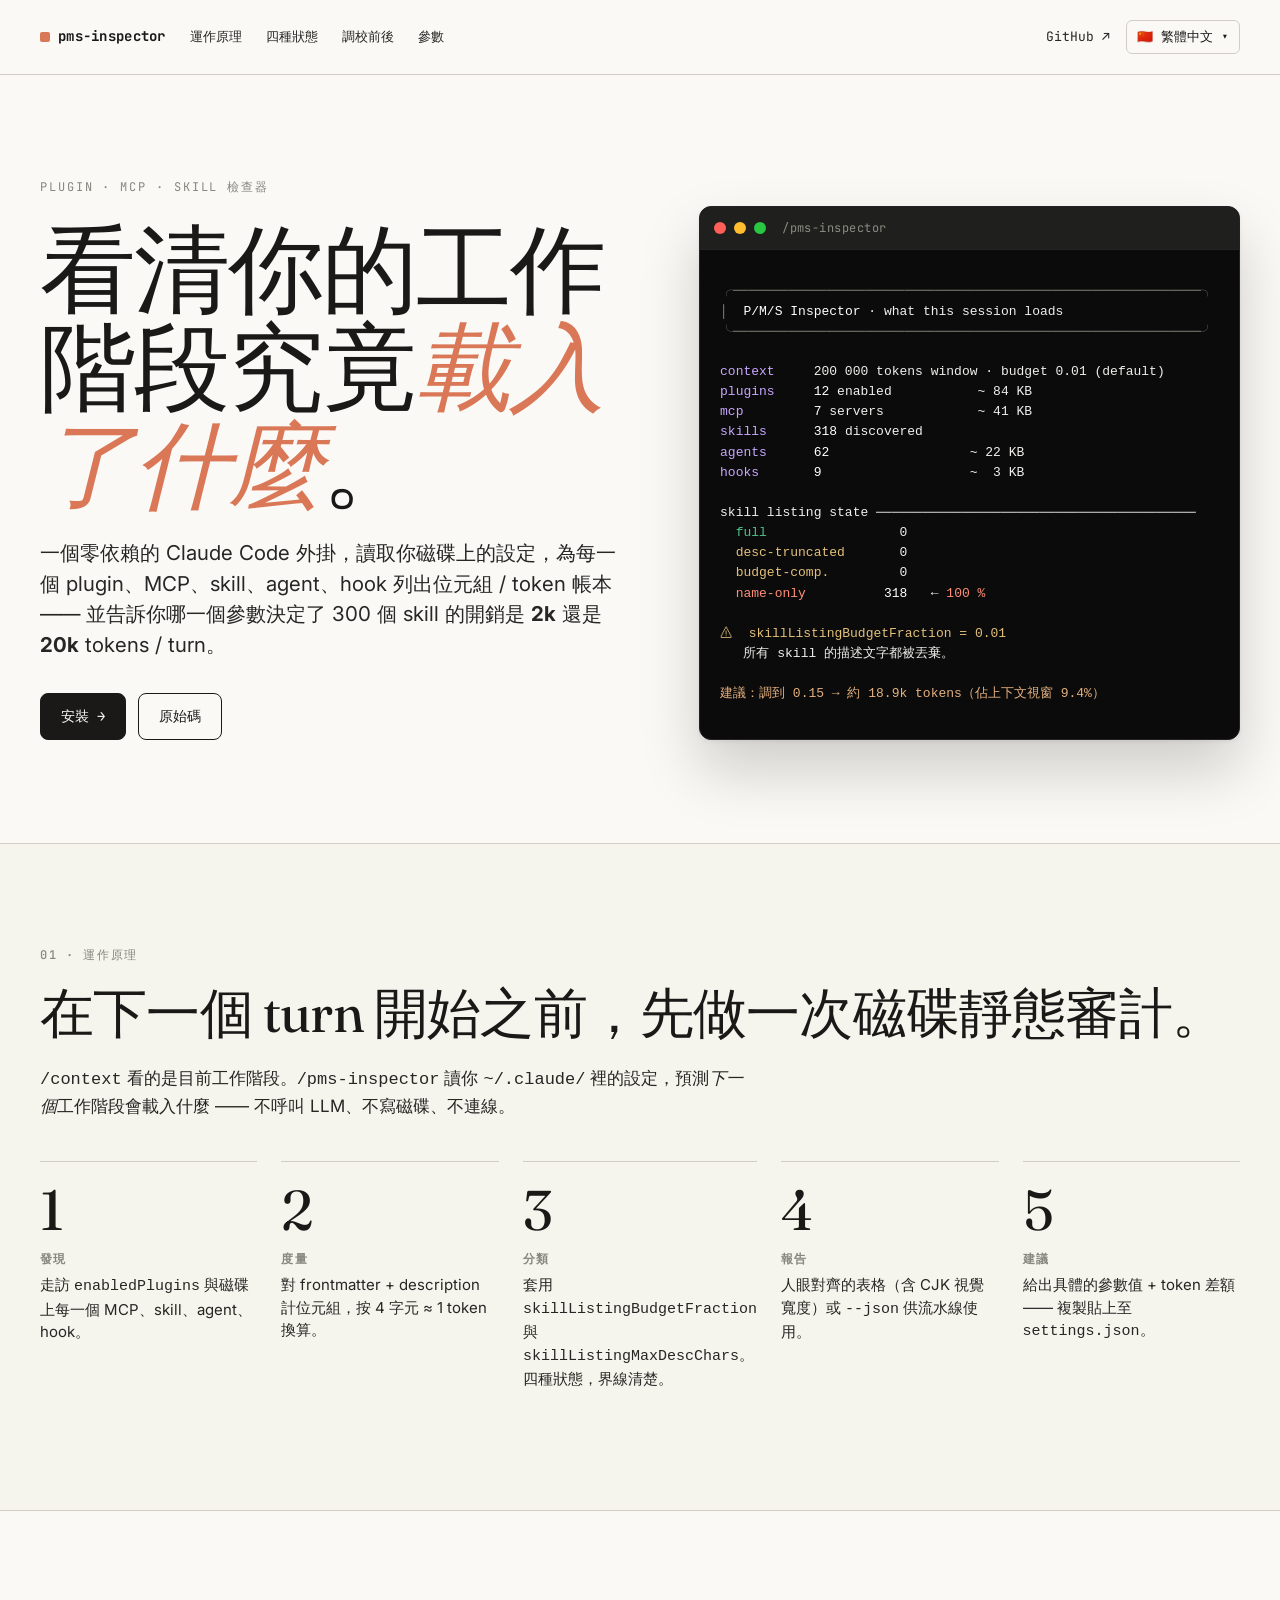
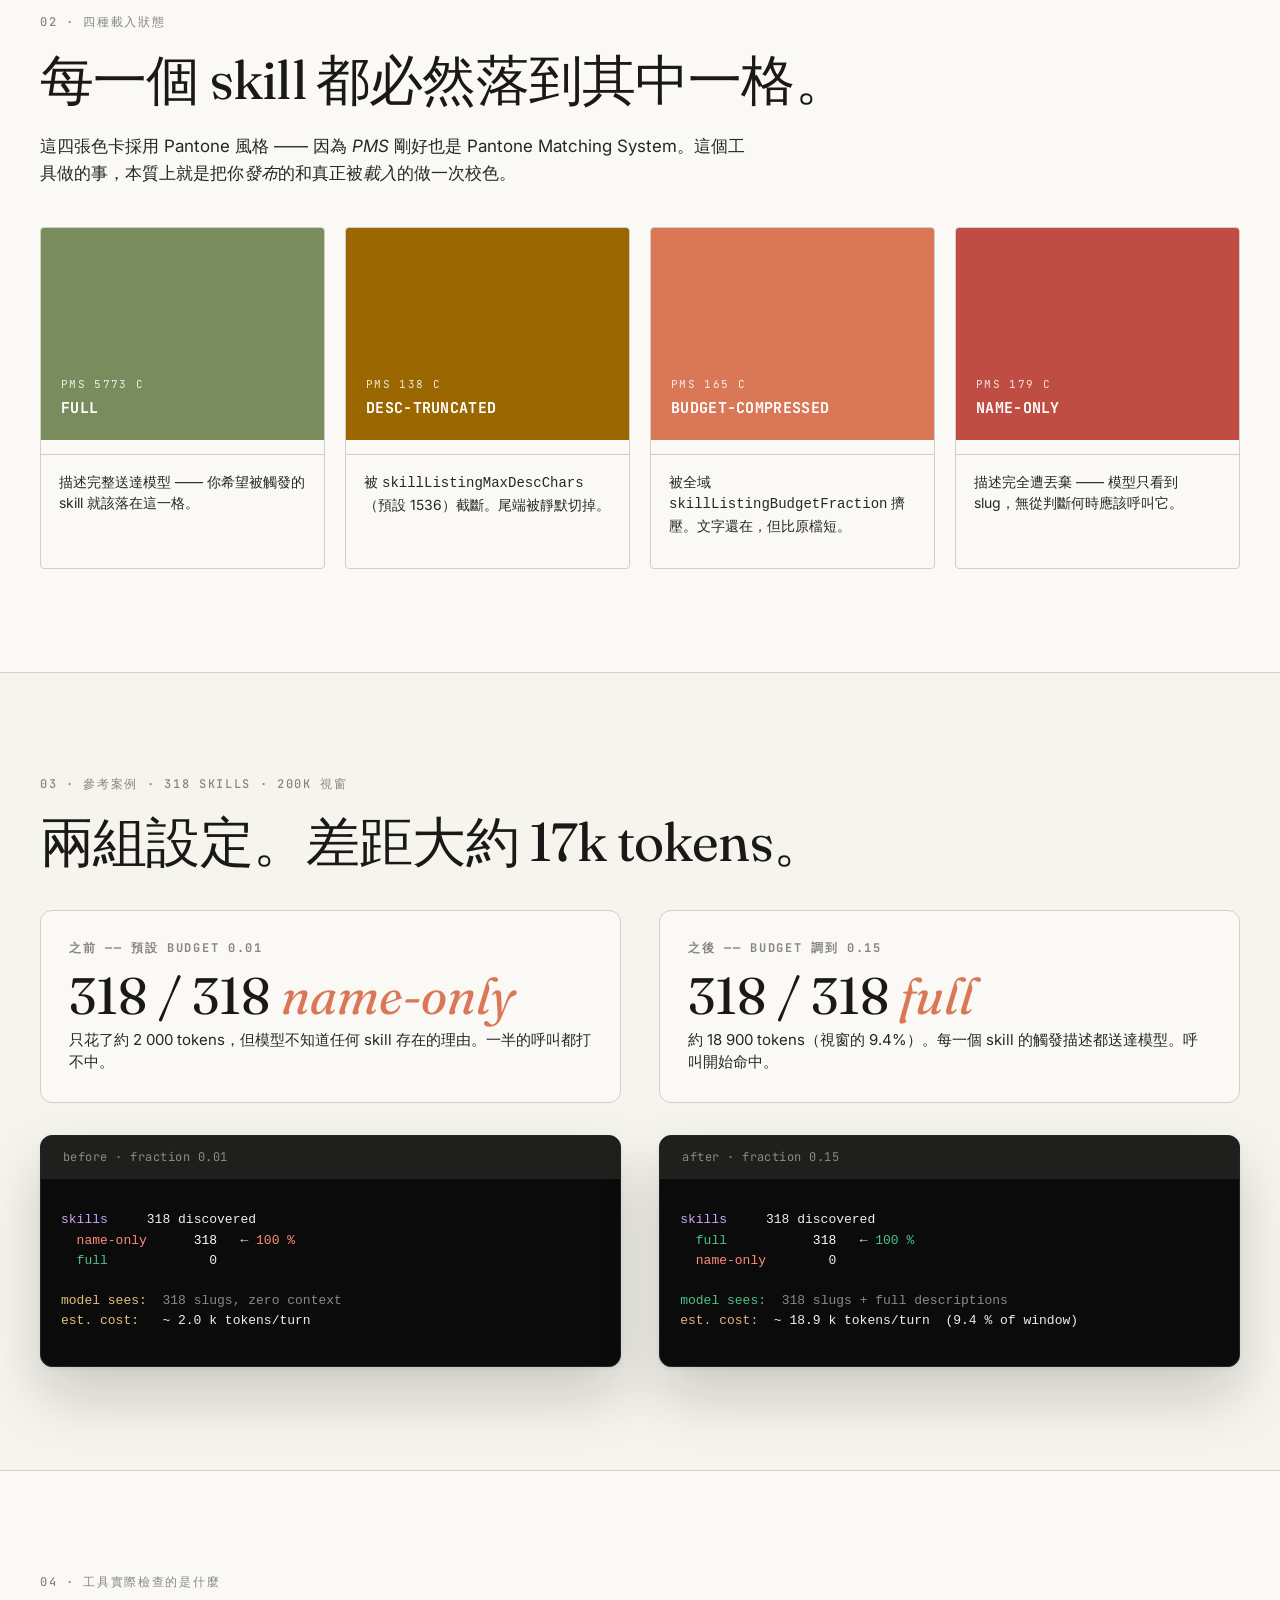
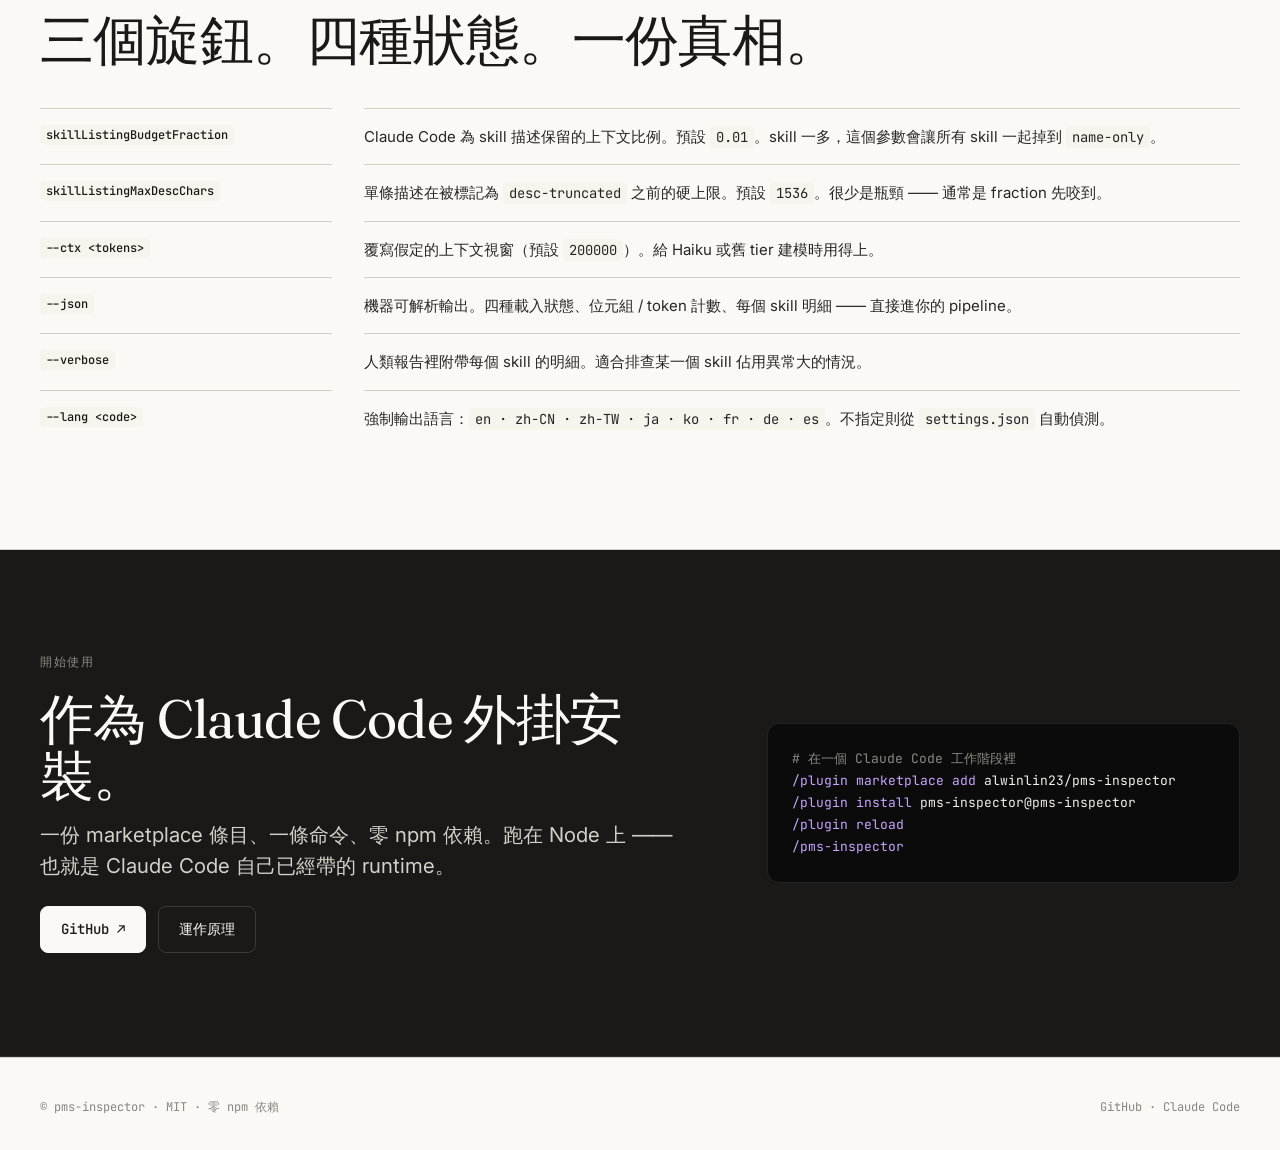
<file: docs/zh-TW.html>
<!DOCTYPE html>
<!--
  docs/_template.html — single HTML master for 8 localized pages.
  Rendered by docs/_build.mjs from docs/_i18n.json.
  DO NOT edit the generated docs/{index,zh-CN,zh-TW,ja,ko,fr,de,es}.html by hand;
  edit this template or _i18n.json and re-run `node docs/_build.mjs`.

  Placeholder syntax (double-braces, shown here with a zero-width space so the
  build renderer does not mistake this comment for a real placeholder):
    ​{​{key​}​}          → i18n[lang][key]   (raw HTML value; renderer does not escape)
    ​{​{a.b.c​}​}        → dot-path lookup
    ​{​{langDropdown​}​} → pre-rendered 8-item language menu (current language marked)
-->
<html lang="zh-TW">
<head>
<meta charset="UTF-8">
<meta name="viewport" content="width=device-width, initial-scale=1.0">
<title>pms-inspector — 看清你的 Claude Code 工作階段究竟載入了什麼</title>
<meta name="description" content="零依賴的 Claude Code 外掛，靜態審計系統提示：plugins、MCP、skills、agents、hooks —— 附上位元組 / token 計算與一鍵調校建議。">
<meta property="og:title" content="pms-inspector — 看清你的 Claude Code 工作階段究竟載入了什麼">
<meta property="og:description" content="零依賴的 Claude Code 外掛，靜態審計系統提示，附上位元組 / token 計算與一鍵調校建議。">
<meta property="og:type" content="website">
<meta property="og:url" content="https://alwinlin23.github.io/pms-inspector/zh-TW.html">
<link rel="canonical" href="https://alwinlin23.github.io/pms-inspector/zh-TW.html">
<link rel="alternate" hreflang="en" href="https://alwinlin23.github.io/pms-inspector/">
<link rel="alternate" hreflang="zh-CN" href="https://alwinlin23.github.io/pms-inspector/zh-CN.html">
<link rel="alternate" hreflang="zh-TW" href="https://alwinlin23.github.io/pms-inspector/zh-TW.html">
<link rel="alternate" hreflang="ja" href="https://alwinlin23.github.io/pms-inspector/ja.html">
<link rel="alternate" hreflang="ko" href="https://alwinlin23.github.io/pms-inspector/ko.html">
<link rel="alternate" hreflang="fr" href="https://alwinlin23.github.io/pms-inspector/fr.html">
<link rel="alternate" hreflang="de" href="https://alwinlin23.github.io/pms-inspector/de.html">
<link rel="alternate" hreflang="es" href="https://alwinlin23.github.io/pms-inspector/es.html">
<link rel="alternate" hreflang="x-default" href="https://alwinlin23.github.io/pms-inspector/">
<link rel="icon" href="data:image/svg+xml,%3Csvg xmlns='http://www.w3.org/2000/svg' viewBox='0 0 64 64'%3E%3Ctext x='50%25' y='50%25' font-size='52' text-anchor='middle' dominant-baseline='central'%3E%F0%9F%94%8D%3C/text%3E%3C/svg%3E">
<link rel="stylesheet" href="./style.css">
</head>
<body>

<nav class="nav" aria-label="Primary">
  <div class="nav-inner">
    <a class="brand-mark" href="./">pms&#8209;inspector</a>
    <a class="nav-link" href="#how">運作原理</a>
    <a class="nav-link" href="#signature">四種狀態</a>
    <a class="nav-link" href="#before-after">調校前後</a>
    <a class="nav-link" href="#tune">參數</a>
    <div class="nav-right">
      <a class="nav-link" href="https://github.com/alwinlin23/pms-inspector" target="_blank" rel="noopener">GitHub ↗</a>
      <div class="lang" id="lang">
        <button class="lang-btn" aria-haspopup="listbox" aria-expanded="false">
          <span aria-hidden="true">🇨🇳</span><span>繁體中文</span><span aria-hidden="true">▾</span>
        </button>
        <div class="lang-menu" role="listbox">
          <a href="./" hreflang="en"><span aria-hidden="true">🇺🇸</span> English</a>
          <a href="./zh-CN.html" hreflang="zh-CN"><span aria-hidden="true">🇨🇳</span> 简体中文</a>
          <a class="current" href="./zh-TW.html"><span aria-hidden="true">🇨🇳</span> 繁體中文</a>
          <a href="./ja.html" hreflang="ja"><span aria-hidden="true">🇯🇵</span> 日本語</a>
          <a href="./ko.html" hreflang="ko"><span aria-hidden="true">🇰🇷</span> 한국어</a>
          <a href="./fr.html" hreflang="fr"><span aria-hidden="true">🇫🇷</span> Français</a>
          <a href="./de.html" hreflang="de"><span aria-hidden="true">🇩🇪</span> Deutsch</a>
          <a href="./es.html" hreflang="es"><span aria-hidden="true">🇪🇸</span> Español</a>
        </div>
      </div>
    </div>
  </div>
</nav>

<section class="band">
  <div class="inner">
    <div class="hero">
      <div class="hero-copy">
        <p class="kicker">Plugin · MCP · Skill 檢查器</p>
        <h1 class="h-display">看清你的工作階段究竟<em>載入了什麼</em>。</h1>
        <p class="lede">一個零依賴的 Claude Code 外掛，讀取你磁碟上的設定，為每一個 plugin、MCP、skill、agent、hook 列出位元組 / token 帳本 —— 並告訴你哪一個參數決定了 300 個 skill 的開銷是 <strong>2k</strong> 還是 <strong>20k</strong> tokens / turn。</p>
        <div class="hero-cta">
          <a class="btn" href="#install">安裝 →</a>
          <a class="btn btn--ghost" href="https://github.com/alwinlin23/pms-inspector" target="_blank" rel="noopener">原始碼</a>
        </div>
      </div>

      <div class="term" aria-label="pms-inspector sample output">
        <div class="term-chrome" aria-hidden="true">
          <span class="term-dot" style="background:#ff5f57"></span>
          <span class="term-dot" style="background:#febc2e"></span>
          <span class="term-dot" style="background:#28c840"></span>
          <span class="term-title">/pms-inspector</span>
        </div>
<pre class="term-body"><span class="comment">╭────────────────────────────────────────────────────────────╮</span>
<span class="comment">│</span>  <b>P/M/S Inspector</b> · what this session loads
<span class="comment">╰────────────────────────────────────────────────────────────╯</span>

<span class="prompt">context   </span>  200 000 tokens window · budget 0.01 (default)
<span class="prompt">plugins   </span>  <b>12</b> enabled           ~ 84 KB
<span class="prompt">mcp       </span>  <b>7</b> servers            ~ 41 KB
<span class="prompt">skills    </span>  <b>318</b> discovered
<span class="prompt">agents    </span>  <b>62</b>                  ~ 22 KB
<span class="prompt">hooks     </span>  <b>9</b>                   ~  3 KB

skill listing state ─────────────────────────────────────────
  <span class="ok">full           </span>      0
  <span class="warn">desc-truncated </span>      0
  <span class="warn">budget-comp.   </span>      0
  <span class="bad">name-only      </span>    <b>318</b>   ← <span class="bad">100 %</span>

<span class="warn">⚠  skillListingBudgetFraction = 0.01</span>
   所有 skill 的描述文字都被丟棄。

<span class="accent">建議：調到 0.15 → 約 18.9k tokens（佔上下文視窗 9.4%）</span>
</pre>
      </div>
    </div>
  </div>
</section>

<section class="band band--tint" id="how">
  <div class="inner">
    <p class="eyebrow">01 · 運作原理</p>
    <h2 class="h-section">在下一個 turn 開始之前，先做一次磁碟靜態審計。</h2>
    <p class="body-p" style="max-width:720px"><code>/context</code> 看的是目前工作階段。<code>/pms-inspector</code> 讀你 <code>~/.claude/</code> 裡的設定，預測<em>下一個</em>工作階段會載入什麼 —— 不呼叫 LLM、不寫磁碟、不連線。</p>

    <ol class="method" style="list-style:none;padding:0">
      <li class="method-step"><p class="n">1</p><h4>發現</h4><p>走訪 <code>enabledPlugins</code> 與磁碟上每一個 MCP、skill、agent、hook。</p></li>
      <li class="method-step"><p class="n">2</p><h4>度量</h4><p>對 frontmatter + description 計位元組，按 4 字元 ≈ 1 token 換算。</p></li>
      <li class="method-step"><p class="n">3</p><h4>分類</h4><p>套用 <code>skillListingBudgetFraction</code> 與 <code>skillListingMaxDescChars</code>。四種狀態，界線清楚。</p></li>
      <li class="method-step"><p class="n">4</p><h4>報告</h4><p>人眼對齊的表格（含 CJK 視覺寬度）或 <code>--json</code> 供流水線使用。</p></li>
      <li class="method-step"><p class="n">5</p><h4>建議</h4><p>給出具體的參數值 + token 差額 —— 複製貼上至 <code>settings.json</code>。</p></li>
    </ol>
  </div>
</section>

<section class="band" id="signature">
  <div class="inner">
    <p class="eyebrow">02 · 四種載入狀態</p>
    <h2 class="h-section">每一個 skill 都必然落到其中一格。</h2>
    <p class="body-p" style="max-width:720px">這四張色卡採用 Pantone 風格 —— 因為 <em>PMS</em> 剛好也是 Pantone Matching System。這個工具做的事，本質上就是把你<em>發布</em>的和真正被<em>載入</em>的做一次校色。</p>

    <div class="swatches">
      <article class="pms-swatch pms-swatch--full">
        <div class="pms-chip"><span class="pms-code">PMS 5773 C</span><span class="pms-state">FULL</span></div>
        <p class="pms-desc">描述完整送達模型 —— 你希望被觸發的 skill 就該落在這一格。</p>
      </article>
      <article class="pms-swatch pms-swatch--trunc">
        <div class="pms-chip"><span class="pms-code">PMS 138 C</span><span class="pms-state">DESC-TRUNCATED</span></div>
        <p class="pms-desc">被 <code>skillListingMaxDescChars</code>（預設 1536）截斷。尾端被靜默切掉。</p>
      </article>
      <article class="pms-swatch pms-swatch--comp">
        <div class="pms-chip"><span class="pms-code">PMS 165 C</span><span class="pms-state">BUDGET-COMPRESSED</span></div>
        <p class="pms-desc">被全域 <code>skillListingBudgetFraction</code> 擠壓。文字還在，但比原檔短。</p>
      </article>
      <article class="pms-swatch pms-swatch--name">
        <div class="pms-chip"><span class="pms-code">PMS 179 C</span><span class="pms-state">NAME-ONLY</span></div>
        <p class="pms-desc">描述完全遭丟棄 —— 模型只看到 slug，無從判斷何時應該呼叫它。</p>
      </article>
    </div>
  </div>
</section>

<section class="band band--tint" id="before-after">
  <div class="inner">
    <p class="eyebrow">03 · 參考案例 · 318 skills · 200k 視窗</p>
    <h2 class="h-section">兩組設定。差距大約 17k tokens。</h2>

    <div class="two-cost">
      <div class="cost">
        <h4>之前 —— 預設 budget 0.01</h4>
        <p class="big">318&nbsp;/&nbsp;318 <em>name-only</em></p>
        <p>只花了約 2 000 tokens，但模型不知道任何 skill 存在的理由。一半的呼叫都打不中。</p>
      </div>
      <div class="cost">
        <h4>之後 —— budget 調到 0.15</h4>
        <p class="big">318&nbsp;/&nbsp;318 <em>full</em></p>
        <p>約 18 900 tokens（視窗的 9.4%）。每一個 skill 的觸發描述都送達模型。呼叫開始命中。</p>
      </div>
    </div>

    <div class="two-cost" style="margin-top:32px">
      <div class="term" aria-label="之前 —— 預設 budget 0.01">
        <div class="term-chrome"><span class="term-title">before · fraction 0.01</span></div>
<pre class="term-body"><span class="prompt">skills   </span>  318 discovered
  <span class="bad">name-only    </span>  <b>318</b>   ← <span class="bad">100 %</span>
  <span class="ok">full         </span>    0

<span class="warn">model sees:</span>  <span class="comment">318 slugs, zero context</span>
<span class="warn">est. cost:</span>   ~ 2.0 k tokens/turn
</pre>
      </div>
      <div class="term" aria-label="之後 —— budget 調到 0.15">
        <div class="term-chrome"><span class="term-title">after · fraction 0.15</span></div>
<pre class="term-body"><span class="prompt">skills   </span>  318 discovered
  <span class="ok">full         </span>  <b>318</b>   ← <span class="ok">100 %</span>
  <span class="bad">name-only    </span>    0

<span class="ok">model sees:</span>  <span class="comment">318 slugs + full descriptions</span>
<span class="accent">est. cost:</span>  ~ 18.9 k tokens/turn  (9.4 % of window)
</pre>
      </div>
    </div>
  </div>
</section>

<section class="band" id="tune">
  <div class="inner">
    <p class="eyebrow">04 · 工具實際檢查的是什麼</p>
    <h2 class="h-section">三個旋鈕。四種狀態。一份真相。</h2>

    <dl class="kv">
      <dt><code>skillListingBudgetFraction</code></dt>
      <dd>Claude Code 為 skill 描述保留的上下文比例。預設 <code>0.01</code>。skill 一多，這個參數會讓所有 skill 一起掉到 <code>name-only</code>。</dd>

      <dt><code>skillListingMaxDescChars</code></dt>
      <dd>單條描述在被標記為 <code>desc-truncated</code> 之前的硬上限。預設 <code>1536</code>。很少是瓶頸 —— 通常是 fraction 先咬到。</dd>

      <dt><code>--ctx &lt;tokens&gt;</code></dt>
      <dd>覆寫假定的上下文視窗（預設 <code>200000</code>）。給 Haiku 或舊 tier 建模時用得上。</dd>

      <dt><code>--json</code></dt>
      <dd>機器可解析輸出。四種載入狀態、位元組 / token 計數、每個 skill 明細 —— 直接進你的 pipeline。</dd>

      <dt><code>--verbose</code></dt>
      <dd>人類報告裡附帶每個 skill 的明細。適合排查某一個 skill 佔用異常大的情況。</dd>

      <dt><code>--lang &lt;code&gt;</code></dt>
      <dd>強制輸出語言：<code>en · zh-CN · zh-TW · ja · ko · fr · de · es</code>。不指定則從 <code>settings.json</code> 自動偵測。</dd>
    </dl>
  </div>
</section>

<section class="band band--dark" id="install">
  <div class="inner">
    <div class="cta-band">
      <div class="cta-copy">
        <p class="eyebrow">開始使用</p>
        <h2 class="h-section">作為 Claude Code 外掛安裝。</h2>
        <p class="lede">一份 marketplace 條目、一條命令、零 npm 依賴。跑在 Node 上 —— 也就是 Claude Code 自己已經帶的 runtime。</p>
        <div class="hero-cta">
          <a class="btn" href="https://github.com/alwinlin23/pms-inspector" target="_blank" rel="noopener">GitHub ↗</a>
          <a class="btn btn--ghost" href="#how">運作原理</a>
        </div>
      </div>
<pre class="cta-code"><span class="comment"># 在一個 Claude Code 工作階段裡</span>
<span class="prompt">/plugin marketplace add</span> alwinlin23/pms-inspector
<span class="prompt">/plugin install</span> pms-inspector@pms-inspector
<span class="prompt">/plugin reload</span>
<span class="prompt">/pms-inspector</span>
</pre>
    </div>
  </div>
</section>

<footer class="foot">
  <div class="foot-inner">
    <span>© pms-inspector · MIT · 零 npm 依賴</span>
    <span class="foot-right">
      <a href="https://github.com/alwinlin23/pms-inspector" target="_blank" rel="noopener">GitHub</a> ·
      <a href="https://claude.com/product/claude-code" target="_blank" rel="noopener">Claude Code</a>
    </span>
  </div>
</footer>

<script>
document.addEventListener('click', function (e) {
  document.querySelectorAll('.lang').forEach(function (el) {
    var inside = el.contains(e.target);
    var onBtn  = e.target.closest && e.target.closest('.lang-btn');
    if (inside && onBtn) { el.classList.toggle('open'); }
    else if (!inside)    { el.classList.remove('open'); }
  });
});
</script>

</body>
</html>
</file>
<file: docs/style.css>
/* pms-inspector — GitHub Pages stylesheet
 * Editorial + terminal-mock + Pantone-signature redesign.
 * Consumed by docs/{index,zh-CN,zh-TW,ja,ko,fr,de,es}.html at line 23.
 * External dep (scoped to docs/ site only, not to the inspector script):
 *   Google Fonts CDN — Instrument Serif (display) + JetBrains Mono (code).
 */

@import url('https://fonts.googleapis.com/css2?family=Fraunces:ital,opsz,wght@0,9..144,300..700;1,9..144,300..700&family=Inter:wght@400;500;600;700&family=JetBrains+Mono:wght@400;500;700&display=swap');

/* ---------- design tokens ----------
 * Sourced from claude.com/product/claude-code CSS chunks (Anthropic brand tokens):
 *   --color-gray-050/100/200/300/500/800/900, --color-clay, --color-olive, --color-error
 *   --shell-bg-main, --shell-syntax-{keyword,string,fn}, --shell-diff-add
 * Fonts are free equivalents of Anthropic's proprietary faces
 * (anthropicSerif → Fraunces, anthropicSans → Inter, anthropicMono → JetBrains Mono).
 */
:root {
  /* Warm-neutral palette (Anthropic gray-*). */
  --paper: #faf9f5;          /* color-gray-050 */
  --paper-2: #f5f4ed;        /* color-gray-100 */
  --paper-3: #f0eee6;        /* color-gray-150 */
  --ink: #1a1918;            /* color-gray-900 */
  --ink-2: #262624;          /* color-gray-800 */
  --rule: #d1cfc5;           /* color-gray-300 */
  --muted: #87867f;          /* color-gray-500 */
  --accent: #d97757;         /* color-clay — Anthropic signature */
  --accent-hover: #c46849;   /* color-clay-dark */
  --accent-ink: #ffffff;
  --focus: #2c84db;          /* color-focus */

  /* Pantone-inspired state palette — tuned to sit inside the warm-neutral system. */
  --pms-full:  #788c5d;      /* olive · PMS 5773 C — description loaded intact */
  --pms-trunc: #9a6700;      /* gold  · PMS 138 C  — desc-truncated */
  --pms-comp:  #d97757;      /* clay  · PMS 165 C  — budget-compressed */
  --pms-name:  #bf4d43;      /* error · PMS 179 C  — name-only */

  /* Terminal mock (Anthropic shell tokens, dark variant). */
  --term-bg: #0b0b0b;        /* shell-bg-main */
  --term-chrome: #1f1f1e;    /* shell-bg-chrome */
  --term-fg: #f0efed;
  --term-dim: #8b8b81;       /* shell-syntax-comment */
  --term-rule: #232323;      /* shell-fill-row-hover */
  --term-keyword: #ff8d77;   /* shell-syntax-keyword */
  --term-string:  #e5b07e;   /* shell-syntax-string */
  --term-fn:      #c8a6ff;   /* shell-syntax-fn */
  --term-number:  #e3c07b;   /* shell-syntax-number */
  --term-add:     #4cc38a;   /* shell-diff-add */

  /* Type — free equivalents for Anthropic's proprietary faces. */
  --f-display: 'Fraunces', 'Iowan Old Style', 'Georgia', serif;
  --f-body: 'Inter', -apple-system, BlinkMacSystemFont, 'Segoe UI', 'Helvetica Neue',
    'PingFang SC', 'PingFang TC', 'Hiragino Sans', 'Yu Gothic', 'Noto Sans CJK SC',
    'Microsoft YaHei', system-ui, sans-serif;
  --f-mono: 'JetBrains Mono', 'SF Mono', ui-monospace, Menlo, Consolas, monospace;

  /* Spacing rhythm */
  --band-py: clamp(64px, 8vw, 128px);
  --band-px: clamp(20px, 4vw, 40px);
  --inner-max: 1200px;
}

/* ---------- reset ---------- */
*, *::before, *::after { box-sizing: border-box; }

html { -webkit-text-size-adjust: 100%; text-size-adjust: 100%; }

body {
  margin: 0;
  background: var(--paper);
  color: var(--ink);
  font-family: var(--f-body);
  font-size: 17px;
  line-height: 1.55;
  -webkit-font-smoothing: antialiased;
  -moz-osx-font-smoothing: grayscale;
  text-rendering: optimizeLegibility;
}

a { color: var(--accent); text-decoration: none; }
a:hover { text-decoration: underline; text-underline-offset: 3px; }

img, svg { display: block; max-width: 100%; }

hr {
  border: 0;
  border-top: 1px solid var(--rule);
  margin: 0;
}

/* ---------- layout primitives ---------- */
.band {
  width: 100%;
  padding: var(--band-py) var(--band-px);
  border-bottom: 1px solid var(--rule);
}

.band--dark {
  background: var(--ink);
  color: var(--paper);
  border-bottom-color: #2e2d2b;
}
.band--dark a { color: #eba98a; }         /* lighter clay for dark bg */

.band--tint {
  background: var(--paper-2);
}

.inner {
  max-width: var(--inner-max);
  margin: 0 auto;
}

.eyebrow {
  font-family: var(--f-mono);
  font-size: 12px;
  font-weight: 500;
  letter-spacing: 0.14em;
  text-transform: uppercase;
  color: var(--muted);
  margin: 0 0 20px;
}
.band--dark .eyebrow { color: var(--term-dim); }

/* ---------- typography ---------- */
h1, h2, h3, h4 { font-family: var(--f-display); font-weight: 400; letter-spacing: -0.01em; }

.h-display {
  font-family: var(--f-display);
  font-size: clamp(48px, 8vw, 96px);
  line-height: 1.02;
  letter-spacing: -0.02em;
  margin: 0 0 32px;
  color: var(--ink);
}
.band--dark .h-display { color: var(--paper); }

.h-display em {
  font-style: italic;
  color: var(--accent);
}
.band--dark .h-display em { color: #eba98a; }

.h-section {
  font-family: var(--f-display);
  font-size: clamp(32px, 4.2vw, 56px);
  line-height: 1.05;
  letter-spacing: -0.015em;
  margin: 0 0 24px;
}

.h-sub {
  font-family: var(--f-display);
  font-size: clamp(24px, 2.4vw, 32px);
  line-height: 1.15;
  margin: 0 0 12px;
}

.lede {
  font-size: clamp(18px, 1.6vw, 22px);
  line-height: 1.5;
  color: var(--ink-2);
  max-width: 640px;
  margin: 0 0 40px;
}
.band--dark .lede { color: #d3d0c8; }

.body-p {
  font-size: 17px;
  line-height: 1.6;
  color: var(--ink-2);
  margin: 0 0 16px;
}
.band--dark .body-p { color: #cfccc4; }

.small {
  font-size: 13px;
  color: var(--muted);
}

/* ---------- brand mark ---------- */
.brand-mark {
  display: inline-flex;
  align-items: baseline;
  gap: 8px;
  font-family: var(--f-mono);
  font-size: 14px;
  font-weight: 700;
  letter-spacing: 0.02em;
  color: var(--ink);
}
.brand-mark::before {
  content: '';
  display: inline-block;
  width: 10px;
  height: 10px;
  border-radius: 2px;
  background: var(--accent);
  transform: translateY(1px);
}
.band--dark .brand-mark { color: var(--paper); }

/* ---------- top nav ---------- */
.nav {
  padding: 20px var(--band-px);
  border-bottom: 1px solid var(--rule);
  background: var(--paper);
  position: sticky;
  top: 0;
  z-index: 20;
}
.nav-inner {
  max-width: var(--inner-max);
  margin: 0 auto;
  display: flex;
  align-items: center;
  gap: 24px;
}
.nav-right {
  margin-left: auto;
  display: flex;
  align-items: center;
  gap: 16px;
}
.nav a.nav-link {
  font-family: var(--f-mono);
  font-size: 13px;
  color: var(--ink-2);
  text-decoration: none;
}
.nav a.nav-link:hover { color: var(--accent); }

/* language dropdown — keep the flag-based switcher from the last pass */
.lang {
  position: relative;
  font-family: var(--f-mono);
  font-size: 13px;
}
.lang-btn {
  display: inline-flex;
  align-items: center;
  gap: 8px;
  padding: 6px 10px;
  border: 1px solid var(--rule);
  border-radius: 6px;
  background: var(--paper);
  color: var(--ink);
  cursor: pointer;
  font: inherit;
}
.lang-btn:hover { border-color: var(--ink); }
.lang-menu {
  position: absolute;
  right: 0;
  top: calc(100% + 6px);
  min-width: 180px;
  border: 1px solid var(--rule);
  background: var(--paper);
  border-radius: 8px;
  padding: 6px;
  box-shadow: 0 12px 28px rgba(0, 0, 0, 0.08);
  display: none;
}
.lang.open .lang-menu { display: block; }
.lang-menu a {
  display: flex;
  align-items: center;
  gap: 10px;
  padding: 6px 10px;
  color: var(--ink);
  border-radius: 4px;
}
.lang-menu a:hover { background: var(--paper-2); text-decoration: none; }
.lang-menu a.current { color: var(--accent); }

/* ---------- hero ---------- */
.hero {
  display: grid;
  grid-template-columns: 1.1fr 1fr;
  gap: clamp(32px, 5vw, 72px);
  align-items: end;
}

.hero-copy .kicker {
  font-family: var(--f-mono);
  font-size: 12px;
  letter-spacing: 0.16em;
  text-transform: uppercase;
  color: var(--muted);
  margin: 0 0 24px;
}

.hero-copy .h-display { margin-bottom: 24px; }
.hero-copy .lede { margin-bottom: 32px; }

.hero-cta {
  display: flex;
  flex-wrap: wrap;
  gap: 12px;
}

.btn {
  display: inline-flex;
  align-items: center;
  gap: 8px;
  padding: 12px 20px;
  border-radius: 8px;
  font-family: var(--f-mono);
  font-size: 14px;
  font-weight: 500;
  border: 1px solid var(--ink);
  background: var(--ink);
  color: var(--paper);
  cursor: pointer;
  text-decoration: none;
  transition: transform 0.08s ease, background 0.15s ease;
}
.btn:hover { background: var(--ink-2); text-decoration: none; }
.btn:active { transform: translateY(1px); }

.btn--ghost {
  background: transparent;
  color: var(--ink);
}
.btn--ghost:hover { background: var(--paper-2); }

/* ---------- terminal mock ---------- */
.term {
  background: var(--term-bg);
  color: var(--term-fg);
  border-radius: 12px;
  border: 1px solid var(--term-rule);
  overflow: hidden;
  font-family: var(--f-mono);
  font-size: 13px;
  line-height: 1.55;
  box-shadow: 0 30px 60px rgba(10, 10, 10, 0.18),
              0 2px 4px rgba(10, 10, 10, 0.06);
}
.term-chrome {
  display: flex;
  align-items: center;
  gap: 8px;
  padding: 12px 14px;
  border-bottom: 1px solid var(--term-rule);
  background: var(--term-chrome);
}
.term-dot {
  width: 12px;
  height: 12px;
  border-radius: 50%;
  background: #3a3a40;
}
.term-title {
  margin-left: 8px;
  font-size: 12px;
  color: var(--term-dim);
  letter-spacing: 0.04em;
}
.term-body {
  padding: 18px 20px 22px;
  white-space: pre;
  overflow-x: auto;
}
.term-body .prompt  { color: var(--term-fn); }       /* shell-syntax-fn */
.term-body .comment { color: var(--term-dim); }      /* shell-syntax-comment */
.term-body .ok      { color: var(--term-add); }      /* shell-diff-add */
.term-body .warn    { color: var(--term-number); }   /* shell-syntax-number */
.term-body .bad     { color: var(--term-keyword); }  /* shell-syntax-keyword */
.term-body .accent  { color: var(--term-string); }   /* shell-syntax-string */
.term-body b        { color: #fff; font-weight: 500; }

/* ---------- method (5-step horizontal flow) ---------- */
.method {
  display: grid;
  grid-template-columns: repeat(5, 1fr);
  gap: 24px;
  margin-top: 40px;
}
.method-step {
  border-top: 1px solid var(--rule);
  padding-top: 20px;
}
.method-step .n {
  font-family: var(--f-display);
  font-size: 56px;
  line-height: 1;
  color: var(--ink);
  margin: 0 0 12px;
}
.method-step h4 {
  font-family: var(--f-mono);
  font-size: 12px;
  font-weight: 700;
  letter-spacing: 0.12em;
  text-transform: uppercase;
  color: var(--muted);
  margin: 0 0 6px;
}
.method-step p {
  font-size: 15px;
  color: var(--ink-2);
  margin: 0;
  line-height: 1.5;
}

/* ---------- swatches (Pantone-style state signature) ---------- */
.swatches {
  display: grid;
  grid-template-columns: repeat(4, 1fr);
  gap: 20px;
  margin-top: 40px;
}
.pms-swatch {
  display: flex;
  flex-direction: column;
  border: 1px solid var(--rule);
  border-radius: 4px;
  overflow: hidden;
  background: var(--paper);
}
.pms-chip {
  aspect-ratio: 4 / 3;
  padding: 20px;
  display: flex;
  flex-direction: column;
  justify-content: flex-end;
  color: #fff;
}
.pms-chip .pms-code {
  font-family: var(--f-mono);
  font-size: 11px;
  letter-spacing: 0.12em;
  opacity: 0.85;
}
.pms-chip .pms-state {
  font-family: var(--f-mono);
  font-size: 15px;
  font-weight: 700;
  letter-spacing: 0.02em;
  margin-top: 4px;
}
.pms-swatch .pms-desc {
  padding: 16px 18px 18px;
  font-size: 14px;
  color: var(--ink-2);
  line-height: 1.5;
  border-top: 1px solid var(--rule);
}
.pms-swatch--full  .pms-chip { background: var(--pms-full);  }
.pms-swatch--trunc .pms-chip { background: var(--pms-trunc); }
.pms-swatch--comp  .pms-chip { background: var(--pms-comp);  }
.pms-swatch--name  .pms-chip { background: var(--pms-name);  }

/* ---------- two-column cost blocks (before / after) ---------- */
.two-cost {
  display: grid;
  grid-template-columns: 1fr 1fr;
  gap: clamp(24px, 3vw, 40px);
  margin-top: 40px;
}
.two-cost .cost {
  border: 1px solid var(--rule);
  border-radius: 12px;
  padding: 28px;
  background: var(--paper);
}
.two-cost .cost h4 {
  font-family: var(--f-mono);
  font-size: 12px;
  font-weight: 700;
  letter-spacing: 0.14em;
  text-transform: uppercase;
  color: var(--muted);
  margin: 0 0 12px;
}
.two-cost .cost .big {
  font-family: var(--f-display);
  font-size: clamp(40px, 4vw, 56px);
  line-height: 1;
  color: var(--ink);
  margin: 0 0 8px;
}
.two-cost .cost .big em { color: var(--accent); font-style: italic; }
.two-cost .cost p {
  color: var(--ink-2);
  margin: 8px 0 0;
  font-size: 15px;
  line-height: 1.5;
}

/* ---------- kv / knob rows (used in "what to tune" band) ---------- */
.kv {
  display: grid;
  grid-template-columns: minmax(220px, 1fr) 3fr;
  gap: 16px 32px;
  margin-top: 40px;
}
.kv > dt {
  font-family: var(--f-mono);
  font-size: 13px;
  color: var(--ink);
  font-weight: 500;
  border-top: 1px solid var(--rule);
  padding-top: 16px;
}
.kv > dd {
  margin: 0;
  border-top: 1px solid var(--rule);
  padding-top: 16px;
  font-size: 15px;
  line-height: 1.55;
  color: var(--ink-2);
}
.kv code {
  font-family: var(--f-mono);
  font-size: 0.92em;
  padding: 2px 6px;
  background: var(--paper-2);
  border-radius: 4px;
}

/* ---------- CTA band ---------- */
.cta-band {
  display: grid;
  grid-template-columns: 1.4fr 1fr;
  gap: clamp(32px, 5vw, 72px);
  align-items: center;
}
.cta-band .cta-copy .h-section { margin-bottom: 16px; }
.cta-band .cta-copy .lede { margin-bottom: 24px; color: #d3d0c8; }
.cta-band .cta-code {
  background: var(--term-bg);
  color: var(--term-fg);
  border-radius: 12px;
  border: 1px solid var(--term-rule);
  padding: 24px;
  font-family: var(--f-mono);
  font-size: 13px;
  line-height: 1.7;
  white-space: pre;
  overflow-x: auto;
}
.cta-band .cta-code .prompt  { color: var(--term-fn); }
.cta-band .cta-code .comment { color: var(--term-dim); }
.band--dark .btn { background: var(--paper); color: var(--ink); border-color: var(--paper); }
.band--dark .btn:hover { background: #e9e6dc; }
.band--dark .btn--ghost { background: transparent; color: var(--paper); border-color: #3a3a3a; }
.band--dark .btn--ghost:hover { background: #1f1f22; }

/* ---------- footer ---------- */
.foot {
  padding: 40px var(--band-px);
  border-top: 1px solid var(--rule);
  font-family: var(--f-mono);
  font-size: 12px;
  color: var(--muted);
  background: var(--paper);
}
.foot-inner {
  max-width: var(--inner-max);
  margin: 0 auto;
  display: flex;
  gap: 20px;
  flex-wrap: wrap;
  align-items: center;
}
.foot .foot-right { margin-left: auto; }
.foot a { color: var(--muted); }
.foot a:hover { color: var(--ink); }

/* ---------- responsive ---------- */
@media (max-width: 960px) {
  .hero { grid-template-columns: 1fr; }
  .method { grid-template-columns: repeat(2, 1fr); }
  .swatches { grid-template-columns: repeat(2, 1fr); }
  .two-cost { grid-template-columns: 1fr; }
  .cta-band { grid-template-columns: 1fr; }
  .kv { grid-template-columns: 1fr; }
  .kv > dt { padding-top: 12px; }
  .kv > dd { padding-top: 4px; border-top: 0; }
}

@media (max-width: 600px) {
  body { font-size: 16px; }
  .method { grid-template-columns: 1fr; }
  .swatches { grid-template-columns: 1fr; }
  .nav-inner { gap: 12px; }
  .nav a.nav-link { display: none; }
  .term-body { font-size: 12px; padding: 14px 14px 18px; }
}

/* ---------- focus & selection ---------- */
:focus-visible { outline: 2px solid var(--accent); outline-offset: 2px; border-radius: 4px; }
::selection { background: var(--accent); color: var(--accent-ink); }
</file>
